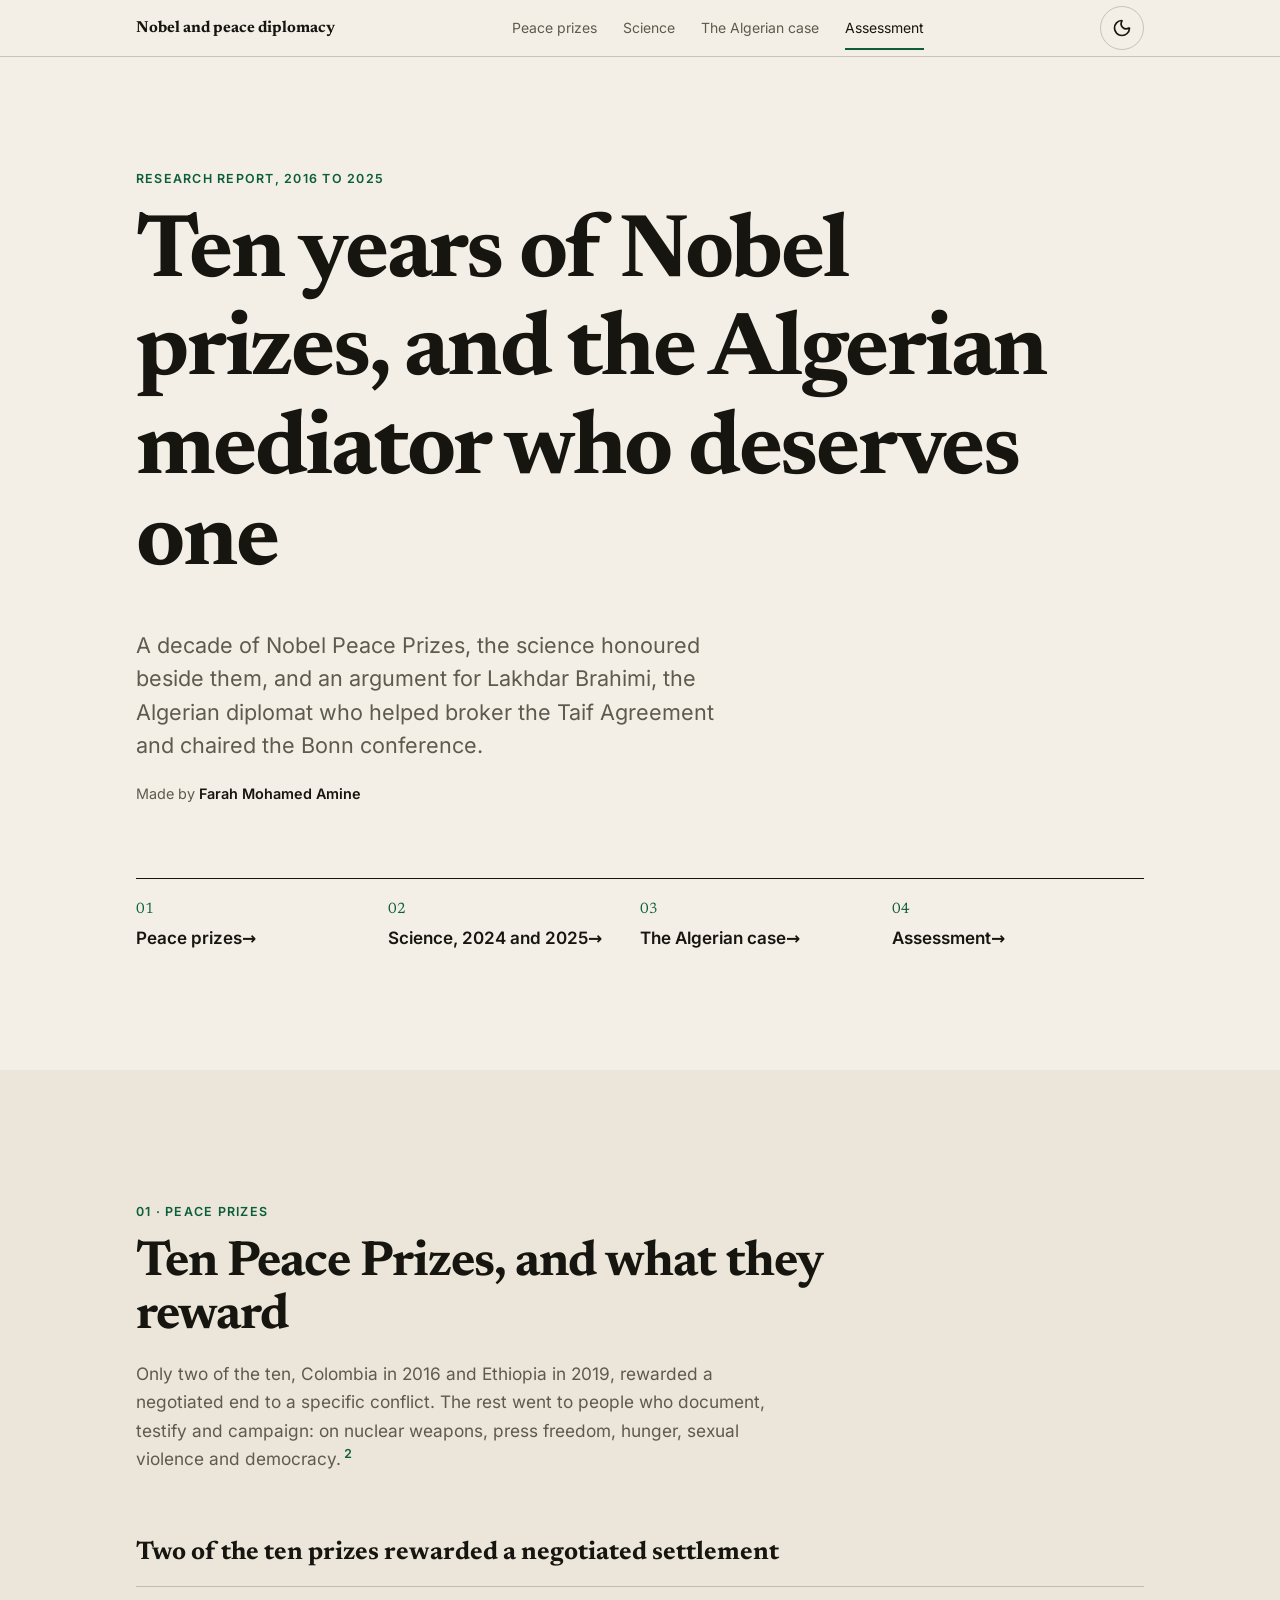
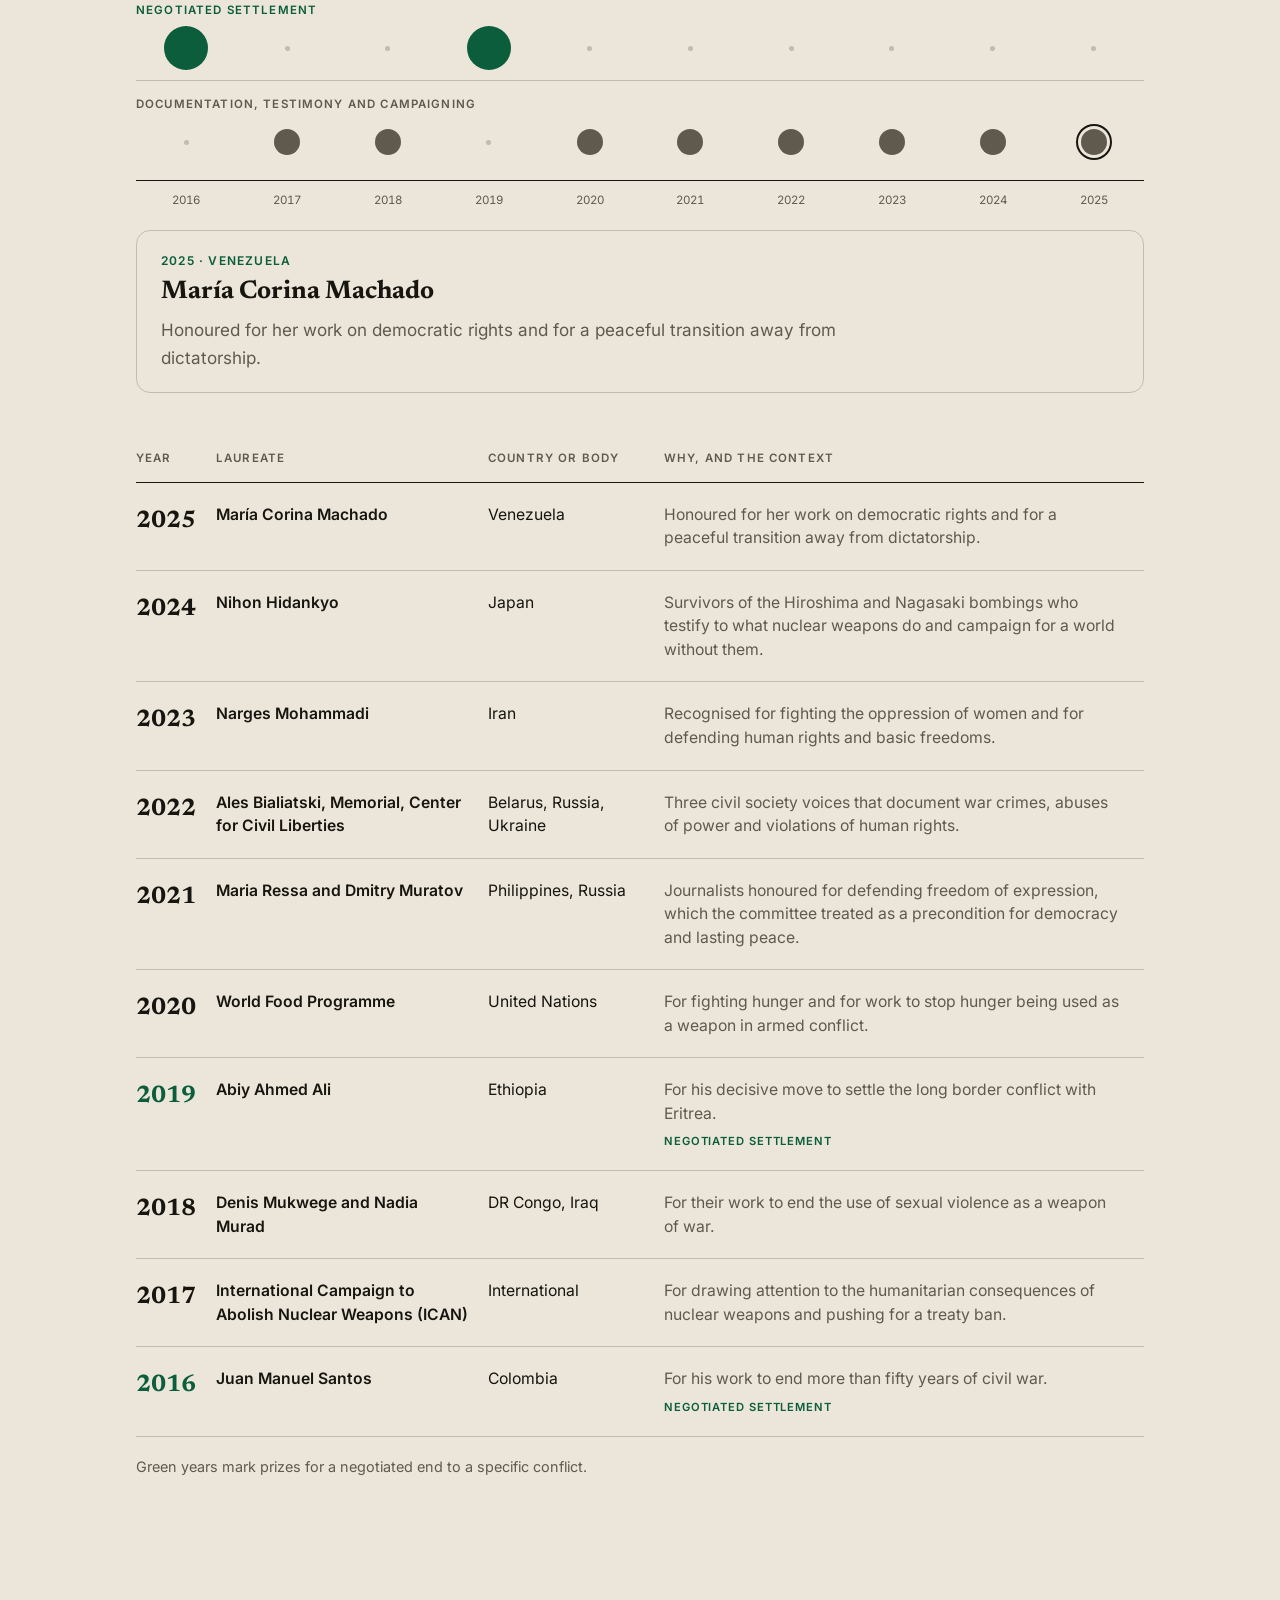
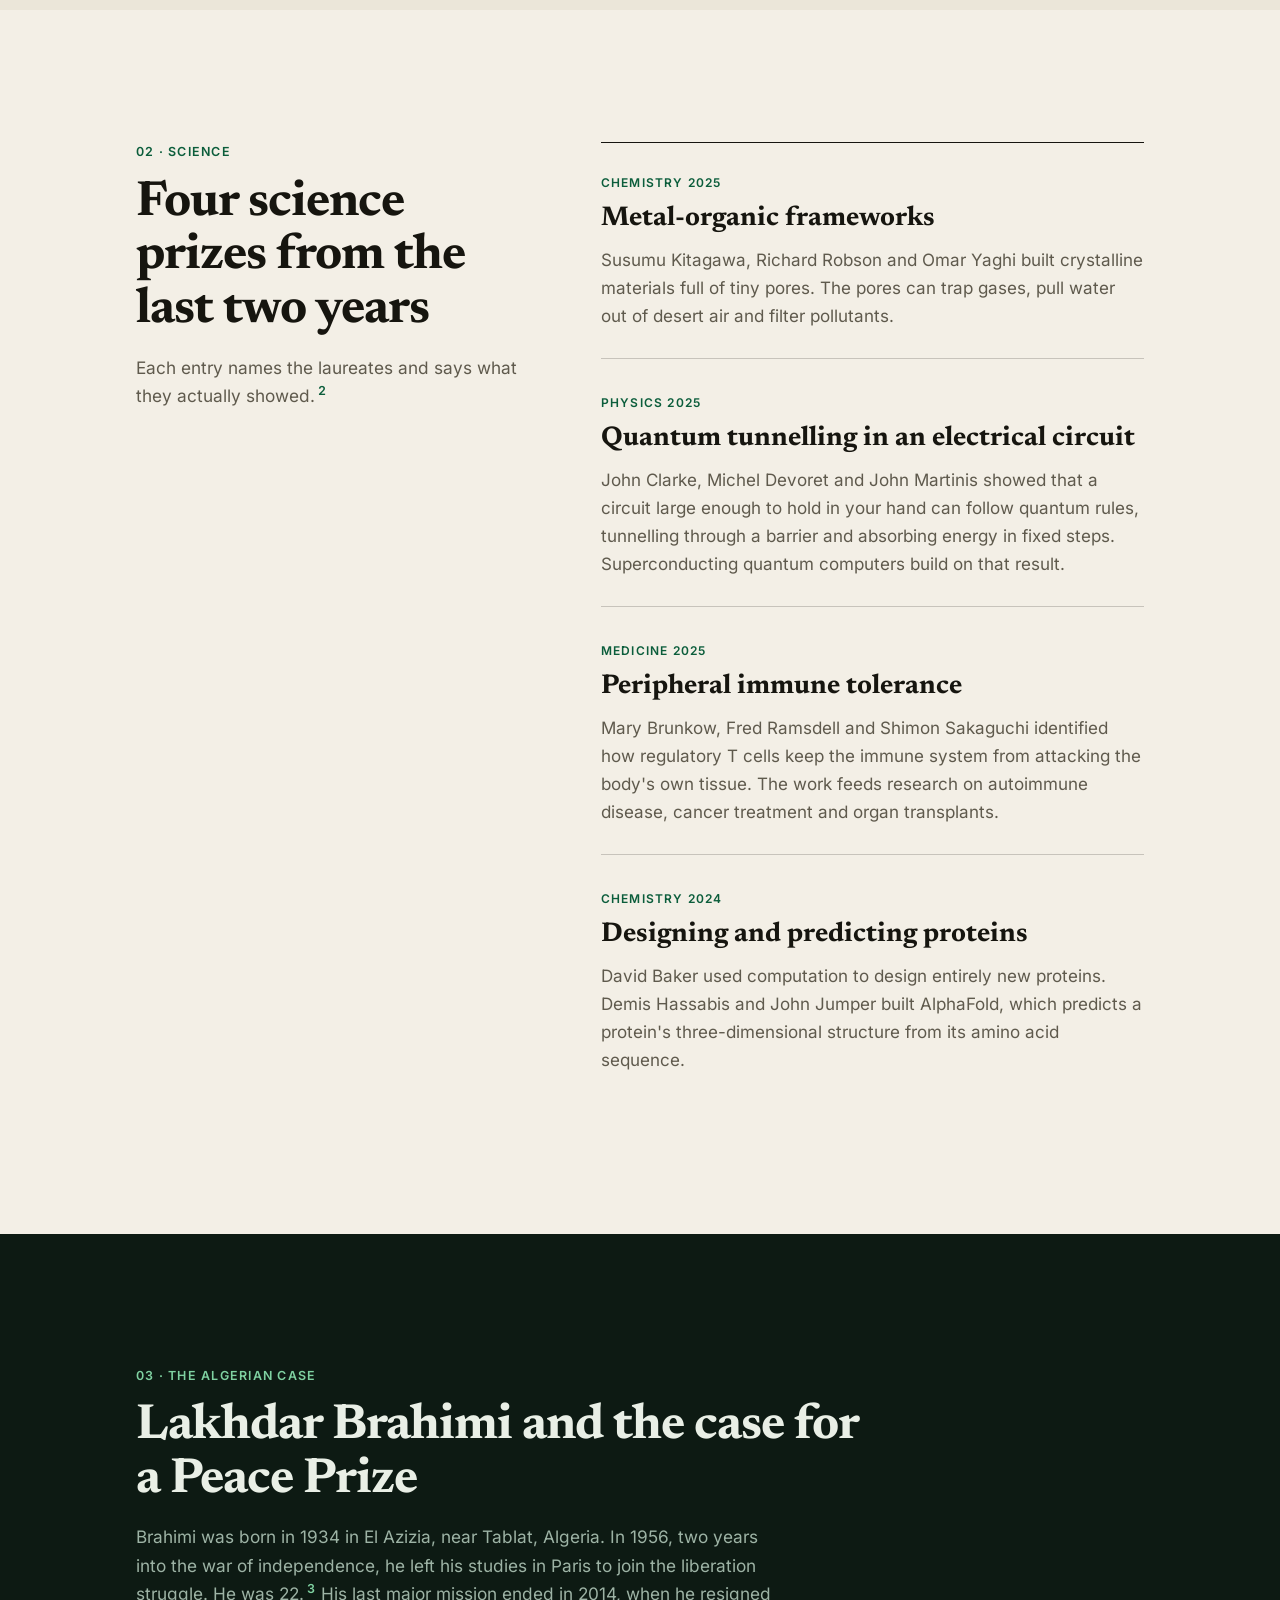
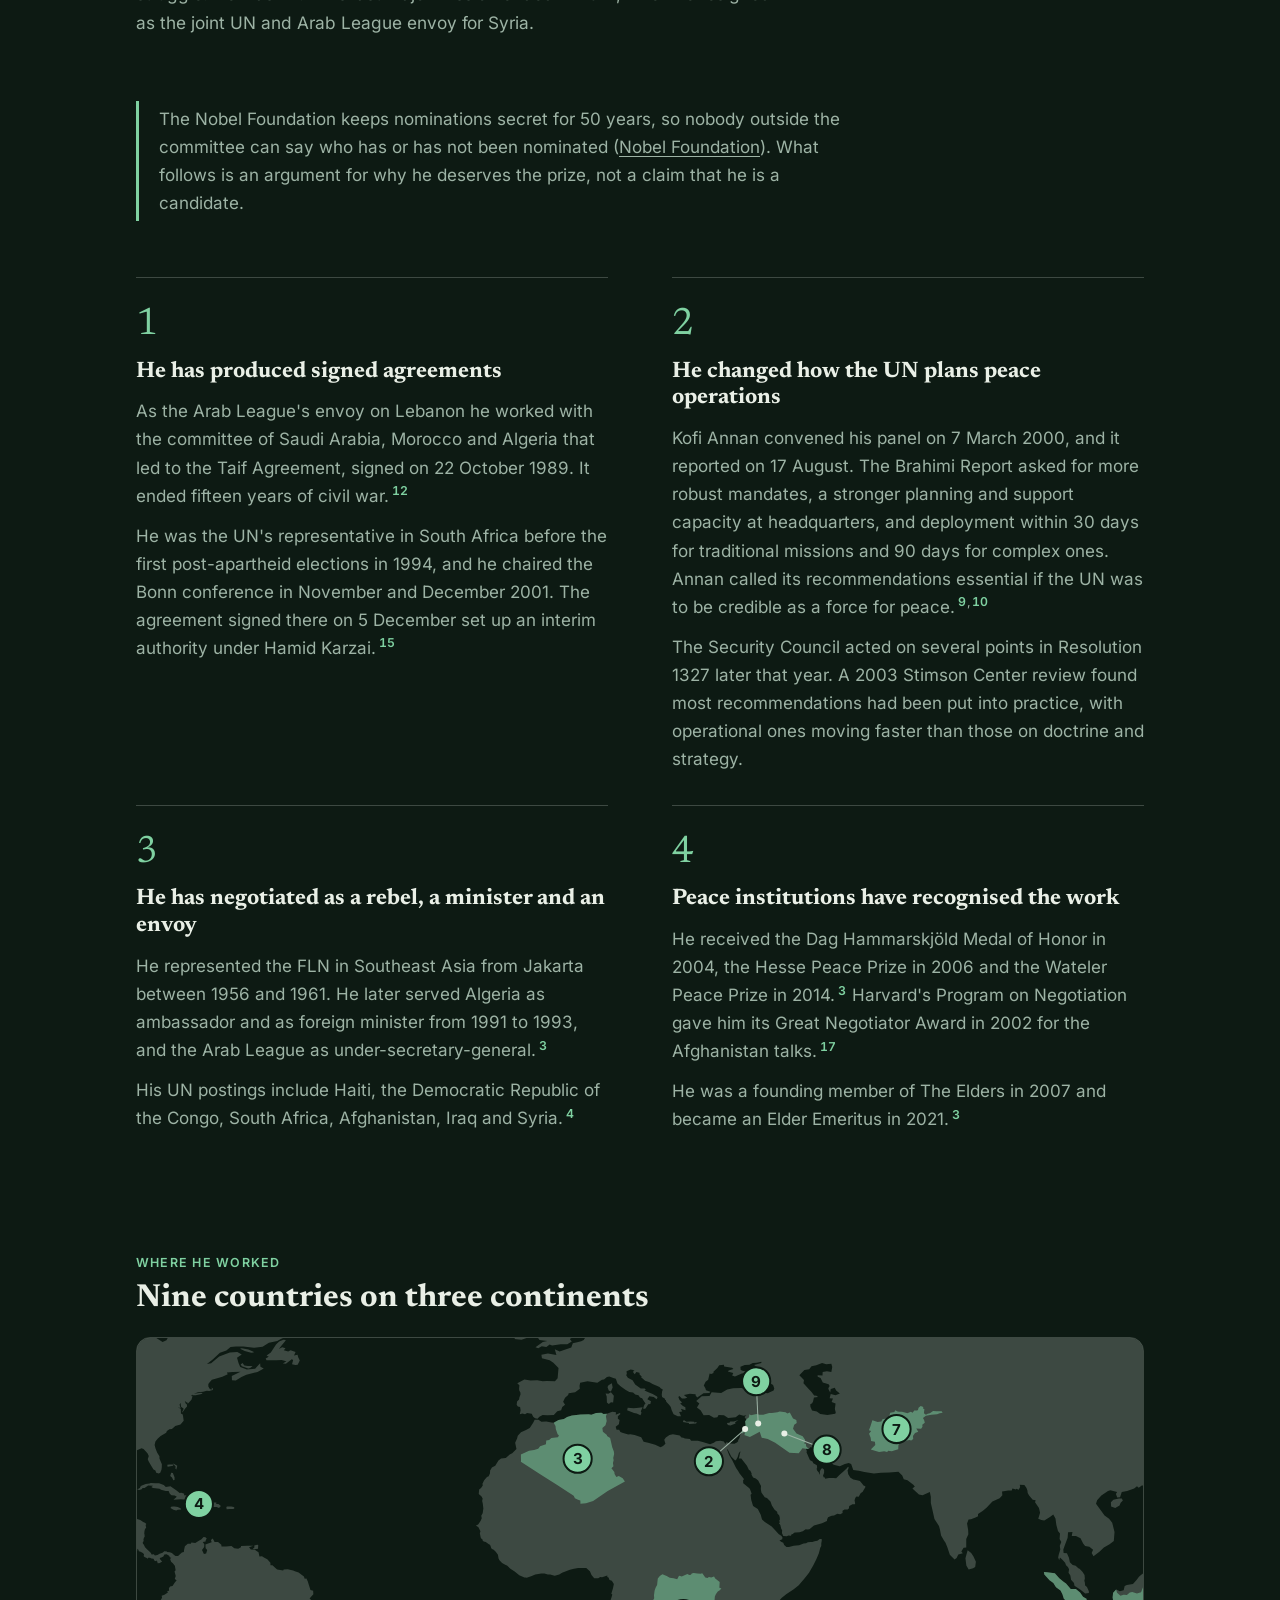
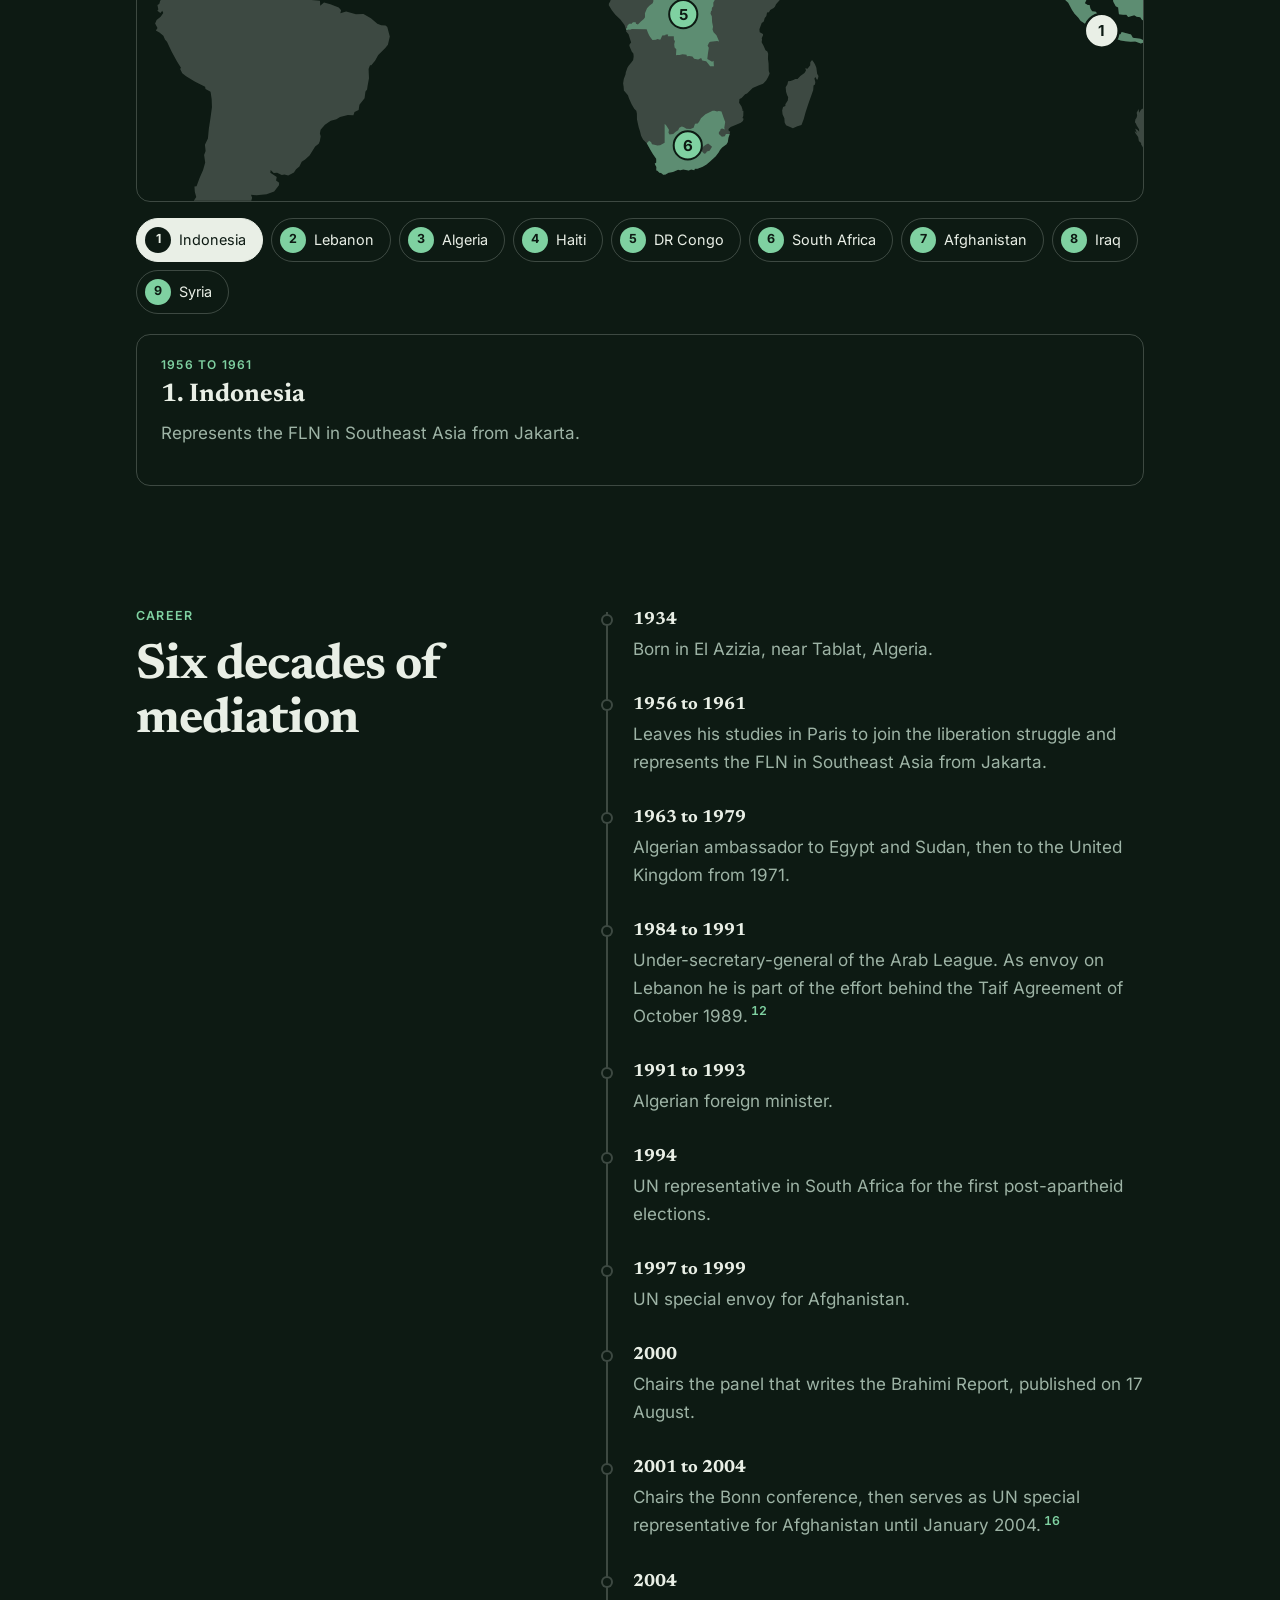
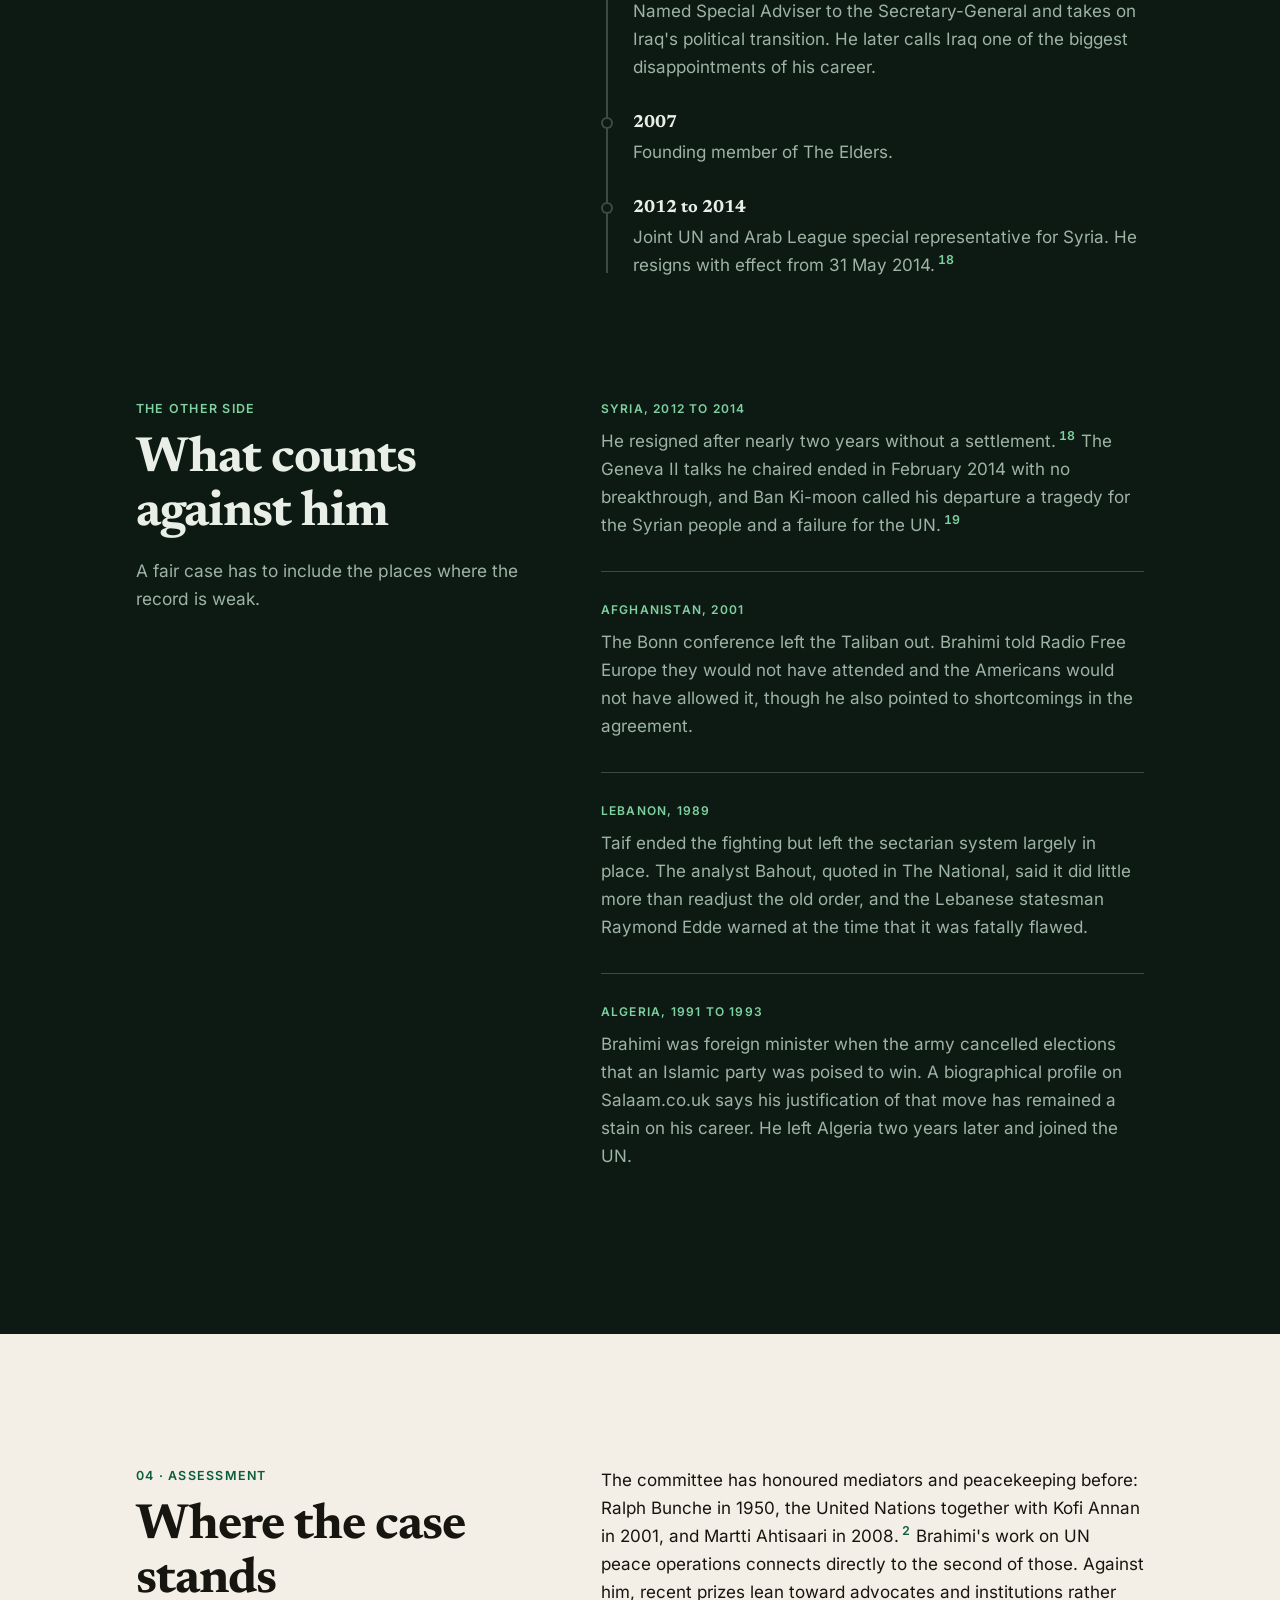
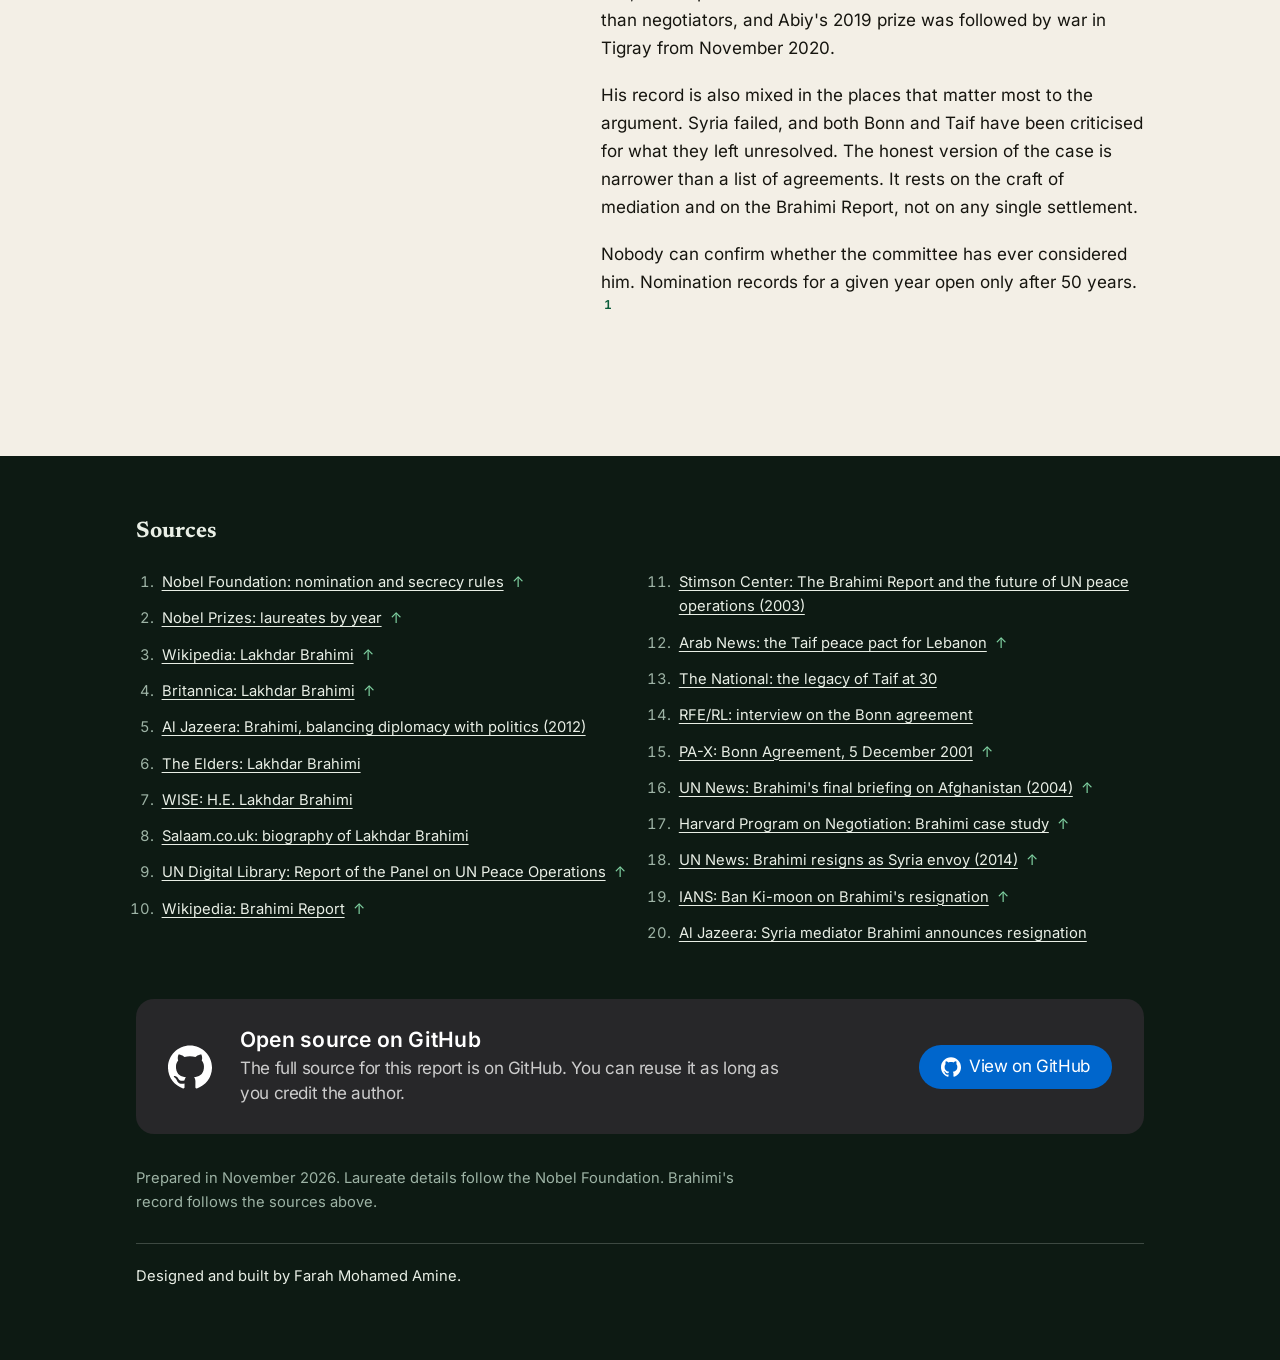
<file: index.html>
<!DOCTYPE html>
<html lang="en" dir="ltr">
<head>
    <meta charset="UTF-8">
    <meta name="viewport" content="width=device-width, initial-scale=1.0">
    <meta name="theme-color" content="#f3efe6">
    <meta name="author" content="Farah Mohamed Amine">
    <meta name="description" content="Ten years of Nobel Peace Prizes, the science prizes of 2024 and 2025, and the case for Lakhdar Brahimi, the Algerian mediator.">
    <link rel="canonical" href="https://peace-by-mediation.vercel.app/">

    <meta property="og:type" content="article">
    <meta property="og:site_name" content="Nobel prizes and peace diplomacy">
    <meta property="og:locale" content="en_US">
    <meta property="og:url" content="https://peace-by-mediation.vercel.app/">
    <meta property="og:title" content="Nobel prizes 2016 to 2025 and the case for Lakhdar Brahimi">
    <meta property="og:description" content="Ten years of Nobel Peace Prizes, the science prizes of 2024 and 2025, and the case for Lakhdar Brahimi, the Algerian mediator.">
    <meta property="og:image" content="https://peace-by-mediation.vercel.app/og-image.jpg">
    <meta property="og:image:type" content="image/jpeg">
    <meta property="og:image:width" content="1200">
    <meta property="og:image:height" content="630">
    <meta property="og:image:alt" content="Gold Nobel medal on a cream and dark green background beside the title: Ten years of Nobel prizes, and the Algerian mediator who deserves one.">

    <meta name="twitter:card" content="summary_large_image">
    <meta name="twitter:title" content="Nobel prizes 2016 to 2025 and the case for Lakhdar Brahimi">
    <meta name="twitter:description" content="Ten years of Nobel Peace Prizes, the science prizes of 2024 and 2025, and the case for Lakhdar Brahimi, the Algerian mediator.">
    <meta name="twitter:image" content="https://peace-by-mediation.vercel.app/og-image.jpg">
    <meta name="twitter:image:alt" content="Gold Nobel medal on a cream and dark green background beside the title: Ten years of Nobel prizes, and the Algerian mediator who deserves one.">
    <script type="application/ld+json">
    {
        "@context": "https://schema.org",
        "@graph": [
            {
                "@type": "WebSite",
                "@id": "https://peace-by-mediation.vercel.app/#website",
                "url": "https://peace-by-mediation.vercel.app/",
                "name": "Nobel prizes and peace diplomacy",
                "inLanguage": "en"
            },
            {
                "@type": "Article",
                "@id": "https://peace-by-mediation.vercel.app/#article",
                "isPartOf": {
                    "@id": "https://peace-by-mediation.vercel.app/#website"
                },
                "mainEntityOfPage": "https://peace-by-mediation.vercel.app/",
                "headline": "Nobel prizes 2016 to 2025 and the case for Lakhdar Brahimi",
                "description": "Ten years of Nobel Peace Prizes, the science prizes of 2024 and 2025, and the case for Lakhdar Brahimi, the Algerian mediator.",
                "image": "https://peace-by-mediation.vercel.app/og-image.jpg",
                "datePublished": "2026-11-13",
                "dateModified": "2026-11-13",
                "inLanguage": "en",
                "author": {
                    "@type": "Person",
                    "name": "Farah Mohamed Amine",
                    "url": "https://github.com/bxlt3-m"
                },
                "about": [
                    {
                        "@type": "Person",
                        "name": "Lakhdar Brahimi",
                        "nationality": "Algerian"
                    },
                    {
                        "@type": "Thing",
                        "name": "Nobel Peace Prize"
                    }
                ]
            }
        ]
    }
    </script>

    <title>Nobel prizes 2016 to 2025 and the case for Lakhdar Brahimi</title>

    <link rel="icon" type="image/webp" href="/icon.webp">
    <link rel="icon" type="image/png" sizes="192x192" href="/icon-192.png">
    <link rel="apple-touch-icon" href="/apple-touch-icon.png">
    <link rel="manifest" href="/site.webmanifest">

    <!-- Runs before first paint: reveal styles only apply when scripting works, and the saved theme loads without a flash -->
    <script>
        (function () {
            var r = document.documentElement, t;
            r.classList.add('js');
            try { t = localStorage.getItem('report-theme'); } catch (e) {}
            if (!t) t = matchMedia('(prefers-color-scheme: dark)').matches ? 'dark' : 'light';
            r.dataset.theme = t;
        })();
    </script>

    <link rel="preload" href="/fonts/newsreader-latin-wght-normal.woff2" as="font" type="font/woff2" crossorigin>
    <link rel="preload" href="/fonts/inter-latin-wght-normal.woff2" as="font" type="font/woff2" crossorigin>

    <link rel="stylesheet" href="/css/fonts.css">
    <link rel="stylesheet" href="/css/tokens.css">
    <link rel="stylesheet" href="/css/base.css">
    <link rel="stylesheet" href="/css/layout.css">
    <link rel="stylesheet" href="/css/sections.css">
    <link rel="stylesheet" href="/css/figures.css">

    <link rel="modulepreload" href="/js/reveal.js">
    <link rel="modulepreload" href="/js/scroll.js">
    <link rel="modulepreload" href="/js/nav.js">
    <link rel="modulepreload" href="/js/theme.js">
    <link rel="modulepreload" href="/js/chart.js">
    <link rel="modulepreload" href="/js/map.js">
    <link rel="modulepreload" href="/js/footnotes.js">
    <link rel="modulepreload" href="/js/readout.js">
    <script type="module" src="/js/main.js"></script>
</head>
<body>
    <a class="skip" href="#main">Skip to content</a>

    <header class="bar">
        <div class="bar-inner">
            <a class="brand" href="#top">Nobel and peace diplomacy</a>
            <nav aria-label="Sections">
                <ul class="nav">
                    <li><a href="#peace">Peace prizes</a></li>
                    <li><a href="#science">Science</a></li>
                    <li><a href="#nomination">The Algerian case</a></li>
                    <li><a href="#synthesis">Assessment</a></li>
                </ul>
            </nav>
            <button class="theme-btn" id="theme" type="button" aria-pressed="false" aria-label="Dark mode">
                <svg class="i-moon" viewBox="0 0 24 24" fill="none" stroke="currentColor" stroke-width="2" stroke-linecap="round" stroke-linejoin="round" aria-hidden="true" focusable="false"><path d="M20.985 12.486a9 9 0 1 1-9.473-9.472c.405-.022.617.46.402.803a6 6 0 0 0 8.268 8.268c.344-.215.825-.004.803.401" /></svg>
                <svg class="i-sun" viewBox="0 0 24 24" fill="none" stroke="currentColor" stroke-width="2" stroke-linecap="round" stroke-linejoin="round" aria-hidden="true" focusable="false"><circle cx="12" cy="12" r="4" /> <path d="M12 2v2" /> <path d="M12 20v2" /> <path d="m4.93 4.93 1.41 1.41" /> <path d="m17.66 17.66 1.41 1.41" /> <path d="M2 12h2" /> <path d="M20 12h2" /> <path d="m6.34 17.66-1.41 1.41" /> <path d="m19.07 4.93-1.41 1.41" /></svg>
            </button>
        </div>
        <div class="progress" aria-hidden="true"><span id="progress"></span></div>
    </header>

    <main id="main">
        <!-- Hero -->
        <section class="hero" id="top">
            <div class="wrap">
                <p class="label rv">Research report, 2016 to 2025</p>
                <h1 class="display">
                    <span class="line"><span>Ten years of Nobel</span></span>
                    <span class="line"><span>prizes, and the Algerian</span></span>
                    <span class="line"><span>mediator who deserves one</span></span>
                </h1>
                <p class="lede rv">A decade of Nobel Peace Prizes, the science honoured beside them, and an argument for Lakhdar Brahimi, the Algerian diplomat who helped broker the Taif Agreement and chaired the Bonn conference.</p>
                <p class="byline rv">Made by <strong>Farah Mohamed Amine</strong></p>

                <nav class="index rv" aria-label="Contents">
                    <a href="#peace"><span class="n">01</span><span class="t">Peace prizes</span></a>
                    <a href="#science"><span class="n">02</span><span class="t">Science, 2024 and 2025</span></a>
                    <a href="#nomination"><span class="n">03</span><span class="t">The Algerian case</span></a>
                    <a href="#synthesis"><span class="n">04</span><span class="t">Assessment</span></a>
                </nav>
            </div>
        </section>

        <!-- 01 Peace prizes -->
        <section id="peace" class="alt">
            <div class="wrap">
                <div class="shead">
                    <span class="label rv">01 &middot; Peace prizes</span>
                    <h2 class="rv">Ten Peace Prizes, and what they reward</h2>
                    <p class="rv">Only two of the ten, Colombia in 2016 and Ethiopia in 2019, rewarded a negotiated end to a specific conflict. The rest went to people who document, testify and campaign: on nuclear weapons, press freedom, hunger, sexual violence and democracy.<sup class="fn"><a href="#src-2">2</a></sup></p>
                </div>

                <figure class="chart rv" id="prize-chart" hidden>
        <figcaption>Two of the ten prizes rewarded a negotiated settlement</figcaption>
        <div class="lanes"></div>
        <div class="readout" aria-live="polite"></div>
    </figure>

    <table class="tbl">
                    <thead>
                        <tr>
                            <th scope="col">Year</th>
                            <th scope="col">Laureate</th>
                            <th scope="col">Country or body</th>
                            <th scope="col">Why, and the context</th>
                        </tr>
                    </thead>
                    <tbody>
                        <tr class="rv">
                            <td>2025</td>
                            <td>Mar&iacute;a Corina Machado</td>
                            <td>Venezuela</td>
                            <td>Honoured for her work on democratic rights and for a peaceful transition away from dictatorship.</td>
                        </tr>
                        <tr class="rv">
                            <td>2024</td>
                            <td>Nihon Hidankyo</td>
                            <td>Japan</td>
                            <td>Survivors of the Hiroshima and Nagasaki bombings who testify to what nuclear weapons do and campaign for a world without them.</td>
                        </tr>
                        <tr class="rv">
                            <td>2023</td>
                            <td>Narges Mohammadi</td>
                            <td>Iran</td>
                            <td>Recognised for fighting the oppression of women and for defending human rights and basic freedoms.</td>
                        </tr>
                        <tr class="rv">
                            <td>2022</td>
                            <td>Ales Bialiatski, Memorial, Center for Civil Liberties</td>
                            <td>Belarus, Russia, Ukraine</td>
                            <td>Three civil society voices that document war crimes, abuses of power and violations of human rights.</td>
                        </tr>
                        <tr class="rv">
                            <td>2021</td>
                            <td>Maria Ressa and Dmitry Muratov</td>
                            <td>Philippines, Russia</td>
                            <td>Journalists honoured for defending freedom of expression, which the committee treated as a precondition for democracy and lasting peace.</td>
                        </tr>
                        <tr class="rv">
                            <td>2020</td>
                            <td>World Food Programme</td>
                            <td>United Nations</td>
                            <td>For fighting hunger and for work to stop hunger being used as a weapon in armed conflict.</td>
                        </tr>
                        <tr class="rv deal">
                            <td>2019</td>
                            <td>Abiy Ahmed Ali</td>
                            <td>Ethiopia</td>
                            <td>For his decisive move to settle the long border conflict with Eritrea.<span class="tag">Negotiated settlement</span></td>
                        </tr>
                        <tr class="rv">
                            <td>2018</td>
                            <td>Denis Mukwege and Nadia Murad</td>
                            <td>DR Congo, Iraq</td>
                            <td>For their work to end the use of sexual violence as a weapon of war.</td>
                        </tr>
                        <tr class="rv">
                            <td>2017</td>
                            <td>International Campaign to Abolish Nuclear Weapons (ICAN)</td>
                            <td>International</td>
                            <td>For drawing attention to the humanitarian consequences of nuclear weapons and pushing for a treaty ban.</td>
                        </tr>
                        <tr class="rv deal">
                            <td>2016</td>
                            <td>Juan Manuel Santos</td>
                            <td>Colombia</td>
                            <td>For his work to end more than fifty years of civil war.<span class="tag">Negotiated settlement</span></td>
                        </tr>
                    </tbody>
                </table>
                <p class="legend rv">Green years mark prizes for a negotiated end to a specific conflict.</p>
            </div>
        </section>

        <!-- 02 Science -->
        <section id="science">
            <div class="wrap sci">
                <div class="shead">
                    <span class="label rv">02 &middot; Science</span>
                    <h2 class="rv">Four science prizes from the last two years</h2>
                    <p class="rv">Each entry names the laureates and says what they actually showed.<sup class="fn"><a href="#src-2">2</a></sup></p>
                </div>

                <div>
                    <article class="entry rv">
                        <span class="k">Chemistry 2025</span>
                        <h3>Metal-organic frameworks</h3>
                        <p>Susumu Kitagawa, Richard Robson and Omar Yaghi built crystalline materials full of tiny pores. The pores can trap gases, pull water out of desert air and filter pollutants.</p>
                    </article>
                    <article class="entry rv">
                        <span class="k">Physics 2025</span>
                        <h3>Quantum tunnelling in an electrical circuit</h3>
                        <p>John Clarke, Michel Devoret and John Martinis showed that a circuit large enough to hold in your hand can follow quantum rules, tunnelling through a barrier and absorbing energy in fixed steps. Superconducting quantum computers build on that result.</p>
                    </article>
                    <article class="entry rv">
                        <span class="k">Medicine 2025</span>
                        <h3>Peripheral immune tolerance</h3>
                        <p>Mary Brunkow, Fred Ramsdell and Shimon Sakaguchi identified how regulatory T cells keep the immune system from attacking the body's own tissue. The work feeds research on autoimmune disease, cancer treatment and organ transplants.</p>
                    </article>
                    <article class="entry rv">
                        <span class="k">Chemistry 2024</span>
                        <h3>Designing and predicting proteins</h3>
                        <p>David Baker used computation to design entirely new proteins. Demis Hassabis and John Jumper built AlphaFold, which predicts a protein's three-dimensional structure from its amino acid sequence.</p>
                    </article>
                </div>
            </div>
        </section>

        <!-- 03 The Algerian case -->
        <section id="nomination" class="dark">
            <div class="wrap">
                <div class="shead">
                    <span class="label rv">03 &middot; The Algerian case</span>
                    <h2 class="rv">Lakhdar Brahimi and the case for a Peace Prize</h2>
                    <p class="rv">Brahimi was born in 1934 in El Azizia, near Tablat, Algeria. In 1956, two years into the war of independence, he left his studies in Paris to join the liberation struggle. He was 22.<sup class="fn"><a href="#src-3">3</a></sup> His last major mission ended in 2014, when he resigned as the joint UN and Arab League envoy for Syria.</p>
                </div>

                <p class="note rv">The Nobel Foundation keeps nominations secret for 50 years, so nobody outside the committee can say who has or has not been nominated (<a href="https://www.nobelprize.org/nomination/peace/">Nobel Foundation</a>). What follows is an argument for why he deserves the prize, not a claim that he is a candidate.</p>

                <div class="args">
                    <article class="arg rv">
                        <span class="num">1</span>
                        <h3>He has produced signed agreements</h3>
                        <p>As the Arab League's envoy on Lebanon he worked with the committee of Saudi Arabia, Morocco and Algeria that led to the Taif Agreement, signed on 22 October 1989. It ended fifteen years of civil war.<sup class="fn"><a href="#src-12">12</a></sup></p>
                        <p>He was the UN's representative in South Africa before the first post-apartheid elections in 1994, and he chaired the Bonn conference in November and December 2001. The agreement signed there on 5 December set up an interim authority under Hamid Karzai.<sup class="fn"><a href="#src-15">15</a></sup></p>
                    </article>
                    <article class="arg rv">
                        <span class="num">2</span>
                        <h3>He changed how the UN plans peace operations</h3>
                        <p>Kofi Annan convened his panel on 7 March 2000, and it reported on 17 August. The Brahimi Report asked for more robust mandates, a stronger planning and support capacity at headquarters, and deployment within 30 days for traditional missions and 90 days for complex ones. Annan called its recommendations essential if the UN was to be credible as a force for peace.<sup class="fn"><a href="#src-9">9</a><span class="fn-sep" aria-hidden="true">,</span><a href="#src-10">10</a></sup></p>
                        <p>The Security Council acted on several points in Resolution 1327 later that year. A 2003 Stimson Center review found most recommendations had been put into practice, with operational ones moving faster than those on doctrine and strategy.</p>
                    </article>
                    <article class="arg rv">
                        <span class="num">3</span>
                        <h3>He has negotiated as a rebel, a minister and an envoy</h3>
                        <p>He represented the FLN in Southeast Asia from Jakarta between 1956 and 1961. He later served Algeria as ambassador and as foreign minister from 1991 to 1993, and the Arab League as under-secretary-general.<sup class="fn"><a href="#src-3">3</a></sup></p>
                        <p>His UN postings include Haiti, the Democratic Republic of the Congo, South Africa, Afghanistan, Iraq and Syria.<sup class="fn"><a href="#src-4">4</a></sup></p>
                    </article>
                    <article class="arg rv">
                        <span class="num">4</span>
                        <h3>Peace institutions have recognised the work</h3>
                        <p>He received the Dag Hammarskj&ouml;ld Medal of Honor in 2004, the Hesse Peace Prize in 2006 and the Wateler Peace Prize in 2014.<sup class="fn"><a href="#src-3">3</a></sup> Harvard's Program on Negotiation gave him its Great Negotiator Award in 2002 for the Afghanistan talks.<sup class="fn"><a href="#src-17">17</a></sup></p>
                        <p>He was a founding member of The Elders in 2007 and became an Elder Emeritus in 2021.<sup class="fn"><a href="#src-3">3</a></sup></p>
                    </article>
                </div>

                <figure class="map rv" id="mission-map">
        <figcaption><span class="label">Where he worked</span><span class="cap">Nine countries on three continents</span></figcaption>
        <div class="map-frame">
        <svg viewBox="0 0 1000 460" role="img" aria-labelledby="map-title" focusable="false">
          <title id="map-title">Map of the nine countries where Lakhdar Brahimi worked</title>
          <path class="land" d="M675.3,327.8L676.1,333.8L677.4,336.1L676.9,338.5L676,340L674.3,337.1L673.4,338.5L674.3,342.3L673.9,344.4L672.5,345.5L672.2,349.8L670.2,355.6L667.7,362.5L664.6,372L662.7,378.9L660.5,384.7L656.4,385.9L652,388L649.2,386.7L645.2,384.9L643.8,382.3L643.5,377.9L641.7,373.9L641.3,370.3L642.2,366.7L644.5,365.8L644.5,364.1L646.9,360.4L647.3,357.2L646.2,354.8L645.2,351.7L644.8,347.1L646.6,344.3L647.2,341.1L649.7,340.9L652.5,339.9L654.4,339L656.6,338.9L659.4,336.1L663.5,333L665,330.5L664.3,328.3L666.5,328.9L669.2,325.4L669.3,322.4L671,320.2L672.7,322.4L674,324.5ZM1000,410.2L1000,410.2L1000,410L1000,410.2ZM1000,407L998.2,404.1L998.1,402.6L995.9,400.6L995.2,396.7L992.4,392.7L991.7,390.6L993.9,392.7L992.2,388.1L994.7,389.6L996.2,391.5L996.1,388.9L993.6,385L993.1,383.4L992,381.9L992.5,379L993.5,377.8L994.2,375.3L993.7,372.4L995.7,368.8L996.1,372.6L998.2,369.2L1000,368.4L1000,407ZM1000,303L997.8,303.8L992.3,301.7L987.8,301.9L982.6,301.5L977.9,300.6L972.1,298.7L968.5,298.2L966.4,298.8L957.3,296.8L956.4,294.6L951.8,294.3L955.3,289.5L961.3,289.8L965.4,291.7L967.4,292.1L968.1,293.9L968.1,293.9L977.7,294.4L978.8,292.3L988.1,294.7L989.9,298L997.4,298.9L1000,300.1L1000,303ZM954.1,289.3L948.5,289.4L944.3,285.2L937.9,281.1L935.8,278.1L932,274L929.5,270.3L925.7,263.3L921.3,259.1L919.9,254.8L918,250.9L913.5,247.7L910.9,243.5L907.1,240.7L901.9,235.1L901.5,232.6L904.7,232.8L912.4,233.8L916.8,238.7L920.7,242L923.5,244.1L928.2,249.5L933.3,249.6L937.5,253L940.4,257.2L944.2,259.5L942.2,263.6L945.1,265.3L946.9,265.4L947.7,268.9L949.4,271.7L953.1,272.1L955.5,275.3L954.3,281.5ZM1000,280.3L999.3,280.5L997.3,277.5L993.8,277.2L991.3,275.6L985.3,277.4L983.5,275L980.2,275.2L976.1,274.7L975.3,268L972.9,266.6L970.5,262.3L969.8,257.9L970.3,253.3L973.3,250L977,251.7L980.8,250.7L981.8,246.5L984,245.6L990,244.5L993.6,240.5L996,237.4L998,235.5L1000,234.2L1000,280.3ZM831.1,229L826.7,230.2L824.4,226.2L823.5,219L825.7,210.9L829.2,213.7L831.5,217.2L833.9,222.4L833.2,227.6ZM120.3,209.4L116.1,210L115.2,209.6L116.7,208.2L116.6,206.2L119.5,205.5L120.5,205.7ZM97,168.9L95.8,170.1L92,170.1L89.1,170.3L88.8,168.1L89.5,167.4L93.6,167.4L96.1,167.9ZM40.5,170.7L39,171.5L36.2,170.7L33.3,168.9L33.9,167.7L36,167.4L37.2,167.5L40.5,168L43.2,169.2L44,170.6ZM62.1,160.6L66.4,161.4L67.1,160.6L71,160.6L73.9,161.9L75.2,161.8L76.1,163.5L78.9,163.4L78.7,164.9L81,165.1L83.4,166.9L81.5,169L79.2,167.9L76.9,168.1L75.2,167.9L74.3,168.8L72.4,169.1L71.6,167.9L70,168.6L68,172L66.7,171.2L66.5,169.8L63.1,168.9L60.8,169.3L57.7,168.9L55.4,169.8L52.7,168.3L53.1,166.7L57.8,167.4L61.5,167.8L63.3,166.7L61,164.5L61.1,162.6L57.9,161.8L59,160.4ZM976.7,166.6L972.4,169L968.3,167.5L968.1,163.2L970.6,160.9L976.1,159.5L978.9,159.6L980,161.5L977.8,163.7ZM26.6,146.2L28.6,148L33.3,147.4L35,148.6L39.3,151.7L42.4,154L44,153.9L47,154.9L46.6,156.3L50.3,156.5L54.1,158.6L53.5,159.7L50.2,160.4L46.8,160.6L43.4,160.2L36.2,160.7L39.6,157.9L37.5,156.6L34.3,156.3L32.6,154.9L31.4,152L28.6,152.2L23.9,150.9L22.4,149.8L15.9,149L14.2,148.1L16,146.8L11.1,146.6L7.5,149.2L5.5,149.2L4.7,150.4L2.3,151L0.1,150.5L2.8,149L3.8,147.2L6.1,146.1L8.7,145.1L12.4,144.6L13.7,144.1L18,144.4L21.9,144.5ZM37.3,141.2L36.1,141.5L34.8,138.6L33,137.1L34,134L35.6,134.1L37.3,138.3ZM35.9,127.1L30.4,127.9L30.1,126L32.4,125.7L35.8,125.8ZM40,127L39.1,130.6L38.2,130L38.3,127.4L36.1,125.4L36,124.8ZM597.9,81.6L594.5,83.8L594.9,84.7L595,85.1L589.9,87.1L587.4,86.5L586.3,84.5L588.7,84.3L589,84.3L589.7,83.1L593.3,83.1ZM543.5,81.5L546.2,83.2L550.1,82.9L553.9,83.2L553.7,84.1L556.4,83.5L555.8,85L548.6,85.4L548.7,84.6L542.6,83.6ZM502.6,68.8L500.8,72.8L501.5,74.3L500.5,76.9L496.7,75L494.1,74.5L487.2,71.9L487.8,69.4L493.7,69.8L498.8,69.3ZM471.1,54L474,57.5L473.3,64.1L471.1,63.8L469,65.5L467.1,64.1L466.9,58.1L465.8,55.2L468.6,55.5ZM472.8,49.2L471.1,53.1L468.9,52.1L467.7,48.7L468.7,46.9L472,44.9ZM106.7,27.3L110.3,27.9L114.9,27.8L112.5,29.8L110.6,30.2L104.3,28L103,26.4L104.9,24.8ZM116,14.5L113.5,14.6L107.1,13L102.4,10.6L104.1,10.2L110.7,11.5L115.8,13.6ZM144.3,6.6L141,10.9L144.3,9.3L147.6,10.3L145.9,12.1L150.3,13.4L152.6,12.2L157.6,13.8L156.1,17.4L159.6,16.6L160.2,19.2L161.8,22.3L159.7,26.7L157.4,26.9L154.1,26L155.2,21.9L153.8,21.2L148,25.6L145,25.4L148.5,23.1L143.7,21.8L138.4,22.1L128.7,22L127.9,20.5L131,18.7L128.8,17.4L133,14.4L138.2,6.4L141.3,3.6L145.6,1.8L148,2.1L147,3.4ZM387.2,0L382.2,1.7L375.1,0.9L375.8,0L387.2,0ZM431.9,0L430.2,1L432.2,3.5L427.7,6.2L421.1,6.1L412.6,7.5L410.2,6.5L406.9,8.9L402.3,8.3L398.8,10.2L396.1,9.2L403.4,3.9L407.9,2.9L400.1,2L398.7,0L398.8,0L431.9,0ZM670.5,53.6L673.1,57.1L675.4,57.4L677,58.7L672.9,59.1L672,63L671.1,64.8L669.3,65.9L669.4,68.4L671,72.1L675.7,73.1L679.2,75.6L686.3,76.5L694.1,75.2L694.6,74L693.7,70.5L694.4,65.2L690.5,63.6L691.8,60.1L688.5,59.8L689.6,55.6L694.3,56.8L698.7,55.2L695,52.2L693.6,49.4L689.6,50.7L689.1,54.3L687.5,51.1L687.2,49.9L688.5,47.8L687.5,46L681.7,44.3L679.5,39.8L676.7,38.6L676.5,37L681.4,37.4L681.6,33.8L685.8,33L690.2,33.7L691.1,28.8L690.2,25.7L685.2,26L681,24.8L675.2,27L670.5,28L668.2,31L663.4,31.8L658.4,37L663,41.7L662.5,45.1L667.9,51ZM1000,146.5L998.8,146.7L995.8,148.9L994,147.3L991.2,149.7L984.2,152.2L978.9,153L977.2,158.3L974.4,158.6L973.1,155L974.3,153L967.6,151.4L965.2,152.2L958.6,156.5L954.4,161.2L953.3,164.7L957.1,170L961.8,176.5L966.3,179.6L969.4,183.6L971.7,192.9L971,201.7L966.8,205L961.1,208.2L957,212.3L950.8,217L949,213.8L950.4,210.4L946.7,207.6L942.5,206.8L940.5,204.2L937.9,199.1L933.4,196.8L929.2,196.9L929.9,192.9L925.5,193L925.1,198.5L922.4,205.8L920.8,210.2L921.1,213.8L924.4,214L926.4,218.5L927.3,222.9L930.1,225.7L933.1,226.3L935.7,228.9L936.9,229.4L939.8,232.4L941.9,235.7L942.2,239.1L941.7,241.4L942.2,243.1L942.5,246L944.3,247.4L946.2,251.8L946.2,253.5L942.6,253.9L937.9,250.2L931.9,246.2L931.4,243.6L928.5,240.3L927.8,236.2L926,233.4L926.5,229.8L925.4,227.7L923.5,225.8L922.6,223.3L919.9,220.5L917.5,218.1L916.7,221L915.7,218.3L916.3,215.1L917.8,210.3L917.3,206.6L918.8,202.8L917.1,199.8L917.5,194.4L915.5,191.8L913.9,185.8L913,179.5L910.8,175.4L907.5,177.9L901.9,181.4L899,181L895.9,179.8L897.7,173.6L896.6,168.9L892.7,163.2L893.3,161.4L890.4,160.7L886.8,156.6L885.4,154L885.1,151.5L884.2,149.1L882.1,146.2L877.5,146L877.9,148L876.4,150.8L874.2,149.8L873.5,150.7L872.1,150.2L870.2,149.7L869.5,151.5L866,151.5L859.9,152.5L860.2,156.3L857.5,159.2L850.3,162.6L844.7,168.5L840.9,171.6L836,174.9L836,177.2L833.5,178.4L829,180.2L826.6,180.5L825.1,184.3L826.2,190.8L826.4,195L824.3,199.7L824.3,208.2L821.7,208.5L819.4,212.3L820.9,213.9L816.4,215.3L814.7,218.7L812.7,220.2L808,215.5L805.7,208.5L803.7,203.5L802,201.1L799.3,196.3L798.1,190L797.2,186.9L792.7,180L790.6,170.4L789.1,164L789.1,157.9L788.1,153.2L780.9,156.2L777.3,155.6L770.8,149.6L773.2,147.7L771.7,145.8L765.9,141.5L762.2,140.3L760.7,136.7L756.9,132.9L747.6,133.8L739.5,133.9L732.5,134.6L723.1,133.1L717.6,131.9L712,131.3L709.9,125.2L707.5,124.3L703.6,125.2L698.6,127.6L692.5,125.9L687.4,122.1L682.6,120.7L679.3,115.9L675.6,109.3L672.9,110.1L669.7,108.4L667.8,110.4L664.9,110.1L665.9,112.3L665.5,113.5L667.1,117.2L669,121.6L671.5,122.7L672.3,124.4L675.8,126.5L676.1,128.6L675.6,130.3L676.2,132L677.6,133.4L678.3,135L679,136.2L678.7,132.6L680.1,130L681.4,129.4L683,131L683,133.9L681.9,136.9L682.9,138.8L683.8,138.5L684,139.9L687.9,139.1L692,139.2L695,139.4L698.5,136L702.2,132.8L705.4,129.7L706.8,128L707.4,128.5L707,130.5L706.3,131.4L707,135.4L709.2,138.8L712,140.6L715.7,141.3L718.6,142.2L720.9,145L722.2,146.7L724,147.3L724,148.4L722.2,151.4L721.4,152.8L719.3,154.4L717.4,157.9L715.2,157.6L714.1,158.8L713.3,161.3L713.9,164.7L713.5,165.3L711.2,165.3L708,167.1L707.6,169.6L706.4,170.6L703.3,170.6L701.3,171.8L701.4,173.9L699,175.3L696.2,174.8L692.9,176.5L690.5,176.7L686.9,178.1L686,180.3L685.8,182L680.9,184.1L672.9,186.5L668.4,190L666.2,190.3L664.7,190L661.8,192L658.6,193L654.4,193.3L653.1,193.5L652,194.9L650.7,195.2L650,196.5L647.5,196.4L645.9,197.1L642.4,196.8L641.1,193.9L641.3,191.2L640.4,189.7L639.5,186L638,183.9L639,183.7L638.5,181.4L639.1,180.4L638.9,178.3L638.3,176.1L636.7,174.6L636.3,172.6L633.8,170.8L631.1,166.6L629.7,162.6L626.2,159.1L624,158.3L620.7,153.5L620.1,150.1L620.3,147.1L617.5,141.6L615.1,139.6L612.4,138.6L610.8,135.7L611,134.6L609.7,132L608.2,130.9L606.3,127.1L603.2,123.1L600.7,119.7L598.2,119.7L598.9,117L599.2,115.2L599.8,113.2L599.6,112.5L598.2,114.5L597.1,118.3L595.8,120.9L594.6,121.8L592.9,120.1L590.7,117.9L587.1,110.7L586.6,111.2L588.7,116.5L591.7,121.5L595.5,129.3L597.4,132L599,134.8L603.5,140.4L602.5,141.2L602.6,144.5L608.4,149L609.3,150L611,154.9L609.9,155.8L610.6,161L612.4,166.9L614.3,168.2L617.1,170L620,175.8L621.3,180.4L624.1,182.8L630.9,187.5L633.7,190.4L636.4,193.3L638,195L640.4,196.5L641.6,198L641.4,200.1L638.6,201.3L640.7,202.7L642.4,203.6L643.3,205.7L645.6,207.8L648.1,207.8L652.8,206.5L658.2,205.9L662.6,204.4L665.1,204L666.9,203.1L669.7,202.9L671.3,202.8L673.6,202.1L676.3,201.6L678.7,199.9L680.6,199.9L680.7,201.3L680.2,204.2L680.2,206.8L679.2,208.6L677.8,214L675.4,219.6L672.3,226L668,233.3L663.7,238.9L657.8,245.7L652.8,249.8L645.3,254.7L640.7,258.5L635.2,264.6L634.1,267.2L632.9,268.4L629.4,270.4L628.2,272.5L626.3,272.9L625.6,276.4L624,278.4L623,281.7L621,283.4L618.7,289.5L619,292.4L622.2,294.2L622.3,295.5L621,298.5L621.3,300L620.9,302.4L622.7,305.6L624.8,310.5L626.6,311.6L627.4,313.8L627.2,318.8L627.8,323.2L628,331L628.9,333.5L627.4,337L625.4,340.5L622.3,343.6L617.7,345.5L612,347.9L606.4,353.3L604.5,354.2L601,357.8L598.9,358.9L598.5,362.5L600.9,366.3L601.9,369.2L601.9,370.7L602.8,370.5L602.7,375.4L601.9,377.7L603,378.5L602.3,380.6L600.2,382.4L596.1,384.1L590.1,386.8L587.9,388.6L588.3,390.7L589.6,391.1L589.2,393.7L587.9,397.3L587.3,401.5L586,403.8L582.6,406.3L581.6,407L579.5,409.6L578.1,412.1L575.3,415.7L569.6,420.9L566.1,423.9L562.3,426.1L557.1,428.1L554.6,428.3L553.9,429.7L550.9,429L548.4,429.9L543,429L539.9,429.6L537.9,429.3L532.7,431.3L528.4,432.1L525.4,434L523.1,434.1L521,432.3L519.3,432.2L517.1,430L516.9,430.7L516.2,429.3L516.3,426.4L514.6,423.1L516.2,422.1L516.1,418.3L512.8,413.6L510.3,409.4L510.3,409.4L506.7,402.9L503,399.1L501.1,395.5L499.9,390.6L498.7,387L497,379.3L496.9,373.3L496.3,370.6L494.3,368.5L491.8,364.4L489.1,358.4L488,355.2L484,350.3L483.7,346.5L483.2,343.4L483.9,339L485.6,334.4L485.9,332.2L487.5,327.7L488.7,325.7L491.6,322.4L493.2,320.2L493.7,316.5L493.4,313.7L491.9,311.9L490.6,308.8L489.4,305.8L489.6,304.8L491.2,302.8L489.7,298L488.6,294.6L486.1,291.5L486.6,290.5L485.9,288.9L484.6,285.2L480.5,279.9L475.3,274.8L472,270.7L469,265.6L469.1,263.9L470.2,262.3L471.4,258.7L472.5,255L471.5,254.2L473.2,248.6L474,244.6L472,241.3L469.7,240.5L468.7,238.2L467.5,237.5L467.5,236.1L462.3,237.9L460.4,237.7L458.5,238.8L454.5,238.7L451.8,235.6L450.2,231.9L446.6,228.6L442.9,228.7L438.5,228.7L434.3,229.3L430.3,230.4L422.5,233.3L419.7,235L415.2,236.4L410.7,235L408.4,235.1L405,234.1L401.8,234.2L395.8,235L392.4,236.5L387.4,238.3L386.4,238.2L385.1,238.2L380,235.8L375.4,232L371.2,229.3L367.8,226.1L366.5,225.7L362.9,223.7L360.3,221L359.4,219.2L358.8,215.5L356.6,212.5L354.6,210.6L353.4,209.9L352.1,208.9L351.5,206.7L350.8,205.6L349.4,204.8L346.7,202.7L344.6,202.4L343.4,201L343.5,200.2L341.9,199.1L341.6,198.1L340.8,194.2L341.4,192L339.4,188.1L336.9,186.4L339.1,185.4L341.5,181.9L342.7,179.3L342.2,176.6L343.6,174.2L344.3,169.5L343.7,164.5L343.1,162L343.6,159.5L342.3,157.2L339.7,155L339.9,152.9L340.1,150.6L342,149.2L343.7,146.6L343.4,144.9L345.1,141.4L347.9,138.2L349.6,137.4L350.9,134.5L351,131.8L352.8,128.7L356.1,126.9L359.3,121.8L361.9,119.8L366.6,119.3L370.5,115.8L373,114.5L377.2,110.3L375.9,104.1L377.8,99.8L378.5,97.2L381.7,93.8L386.7,91.5L390.4,89.4L393.8,84.3L395.3,81.2L399,81.2L402,83.3L406.8,83L412,84.1L414.2,84.2L419,81.4L424.4,80.6L427.5,78.5L432.3,77L440.8,76.1L449.1,75.7L451.6,76.4L456.3,74.5L461.7,74.4L463.7,75.6L467.1,75.3L472.5,73.2L476.1,73.8L475.9,76.4L480.1,74.5L480.5,75.5L478,77.9L478,80.3L479.7,81.5L479,85.8L475.8,88.3L476.7,91.1L479.3,91.2L480.5,93.5L482.4,94.3L488.3,96L490.4,95.6L494.6,96.4L501.2,98.7L503.6,103.1L508.1,104.1L515.1,106.2L520.4,108.7L522.9,107.4L525.3,105.1L524.1,101.2L525.7,98.8L529.3,96.5L532.7,95.8L539.5,96.8L541.2,99L543.1,99.1L544.6,99.9L549.6,100.5L550.8,102.2L557.5,102.1L562.3,103.4L567.2,104.9L569.6,105.7L573.4,104.1L575.5,102.6L579.9,102.2L583.4,102.9L584.8,105.3L586,103.7L590,104.9L593.9,105.2L596.3,103.9L597.8,102.3L597.4,102L598.8,99.6L599.8,95.9L600.5,94.6L600.6,94.5L602.4,90.5L604.9,86.9L605,86.8L604.5,82.9L605.7,80.9L603.9,78.6L605.8,76.7L602.8,77.2L598.6,76L595.1,78.9L587.6,79.5L583.5,76.8L578.1,76.6L576.9,78.7L573.5,79.3L568.7,76.6L563.2,76.7L560.2,71.7L556.6,69L559,65.1L555.9,62.7L561.4,57.9L569.1,57.7L571.2,53.9L580.7,54.6L586.7,51.3L592.6,49.9L600.8,49.8L609.6,53.3L616.7,55.3L622.6,54.5L626.9,54.9L632.8,52.3L633.5,50.2L632.3,46.8L629.4,44.9L626.6,44.4L624.8,42.8L618.4,38.6L612.7,36.7L608.4,33.8L612,33L616.2,28.8L613.4,26.8L620.7,24.8L620.6,23.7L616.1,24.5L612.1,24.9L608.8,26.5L604.1,26.8L599.8,28.6L600.1,31.7L602.5,32.9L607.7,32.7L606.7,34.4L601.2,35.3L594.4,38.2L591.6,37.2L592.7,34.8L587.3,33.4L588.2,32.4L592.9,30.7L591.5,29.6L583.7,28.3L583.4,26.5L578.7,27.1L576.9,29.8L573,33.5L573.1,34.8L570.7,35.9L569.2,35.4L567.8,41.5L565.2,43.5L563.4,47.1L565,50L565.6,51.9L569.9,53.5L569,54.7L563.1,55L561,56.5L556.8,59.2L555.2,56.9L555.3,55.9L552.2,55.7L549.6,55.3L543.6,56.6L547,59.4L544.5,60.2L541.7,60.2L539.1,57.6L538.1,58.7L539.3,61.7L541.8,64L539.9,65.1L542.7,67.5L545.1,68.9L545.2,71.7L540.6,70.4L542,73L538.9,73.5L540.8,77.9L537.5,77.9L533.4,75.8L531.5,71.8L530.6,68.5L528.7,66.1L526.1,63.3L525.8,61.9L524.9,61.5L524.8,60.4L522,58.7L521.6,56.4L522,53L522.7,51.4L521.9,50.6L520.8,50.2L519.4,48.6L517.2,47.6L512.5,45.8L509.6,44L505.1,42.5L500.9,38.8L501.9,38.4L499.6,36.3L499.5,34.6L496.3,33.8L494.8,36L493.3,34.3L493.4,32.6L493.6,32.5L494.7,32L490.7,31.3L486.6,33.1L486.9,35.6L486.3,37L487.9,39.5L492.6,42.1L495.2,46.2L500.7,50.2L504.6,50.2L505.8,51.3L504.4,52.3L508.9,54.1L512.6,55.6L516.9,58.2L517.4,59.2L516.5,60.9L513.7,58.6L509.3,57.8L507.3,61L510.9,62.9L510.3,65.5L508.2,65.8L505.5,70.1L503.4,70.5L503.4,68.9L504.5,66.2L505.5,65.2L503.6,62.3L502.1,59.8L500,59.1L498.5,57L495.3,56.1L493.1,54.1L489.4,53.7L485.5,51.5L481,48.2L477.6,45.3L476,40.4L473.5,39.8L469.5,38.2L467.1,38.8L464.2,41.2L462.2,41.5L457.6,44.4L447.8,43L440.5,44.6L439.9,47.6L440.2,50.5L435.5,53.9L429.1,54.9L428.6,56.6L425.5,59.4L423.6,63.4L425.5,66.3L422.7,68.5L421.6,71.8L417.8,72.8L414.3,76.6L407.9,76.7L403.2,76.6L400,78.4L398.1,80.3L395.7,79.8L393.8,78.2L392.4,75.3L387.7,74.5L385.7,75.8L383.1,75.1L380.5,75.7L381.3,71.7L380.8,68.7L378.6,68.2L377.4,66.3L377.8,63L379.8,61.2L380.1,59.2L381.2,56.2L381.1,54.1L380,52.3L379.8,50.6L380.1,47L378,44.9L385.1,41.3L391.2,42.2L397.9,42.1L403.3,43L407.4,42.7L415.5,42.9L418.1,39.9L419,29.9L413.9,24.7L410.2,22.2L402.5,20.2L402,16.6L408.5,15.5L416.9,16.8L415.3,11.1L420.1,13.3L431.7,9.4L433.2,5.3L437.6,4.3L441.6,3.3L444.1,1.9L445.3,0L1000,0ZM19.2,0L25.4,4L29.3,2.3L30.5,0L145.2,0L145.2,0L142.9,1.1L139.4,2.9L131.1,4.7L124.8,8.8L116.4,9.6L105.7,8.5L98.2,8.5L93,8.9L88.8,12.4L82.4,14.7L75.2,21.3L69.5,25.9L73.7,25.1L81.7,18.5L92.2,14.3L99.7,13.8L104.1,16.3L99.4,19.6L101,25L102.6,28.8L109.1,31.3L117.4,30.6L122.4,25L122.7,28.6L126,30.4L119.8,33.7L108.7,36.6L103.8,38.7L98.2,42.3L94.4,41.9L94.2,37.7L102.9,33.5L94.9,33.7L89.3,34.3L90.2,36L84.8,38.4L79.7,40.1L74.4,41.6L71.6,44.8L70.9,45.7L70.9,48.3L72.5,51L74.6,51.1L74.1,49.3L75.6,50.4L75.2,51.8L71.8,52.6L69.4,52.5L65.7,53.4L63.5,53.6L60.6,53.9L56.5,55.3L63.8,54.4L65.3,55.3L58.3,56.8L55.1,56.9L55.2,56.2L53.7,57.6L55.2,57.9L54.1,61.5L50.5,65.3L50.1,64L49,63.8L47.4,62.5L48.4,65.2L49.6,66.1L49.7,68L48.1,69.9L45.3,73.9L44.8,73.7L46.4,70.3L43.8,68.4L43.2,64.3L42.3,66.4L43.4,69.6L40.2,68.8L43.5,70.4L43.7,75.2L45.1,75.5L45.7,77.2L46.4,82.2L43.2,86L38,87.4L34.7,90.4L32.2,90.7L29.7,92.5L29,94.2L23.5,97.5L20.7,99.8L18.3,102.8L17.5,106.3L18.4,109.8L20.1,114.1L22.3,117.6L22.3,119.8L24.7,125.6L24.6,129L24.3,130.9L23.1,134L21.6,134.6L19.1,134L18.3,131.8L16.4,130.7L13.8,126.4L11.5,122.5L10.7,120.6L11.7,117.2L10.4,114.5L6.5,110.3L4.5,109.5L0,111.6L0,0ZM0,180.1L0.1,180L2.4,180.7L3.2,180.8L4.7,181.8L6.1,182.9L7.9,183.6L9.3,185L8.8,185.5L8.6,186.6L9.1,188.4L7.9,190.2L7.4,192.2L7.2,194.4L7.5,195.7L7.6,197.9L6.9,198.4L6.4,200.5L6.7,201.9L5.7,203.1L5.9,204.5L6.7,205.3L8,208L9.9,210L12.3,212.2L14.1,214L14,215L16,215.2L16.4,214.8L17.8,216.1L20.3,215.7L22.4,214.4L25.4,213.4L27.1,211.9L29.9,212.2L29.7,212.7L32.5,212.9L34.7,213.8L36.3,215.3L38.2,216.7L40.8,216.8L44.6,213.3L46.6,212.8L46.7,211.1L47.6,206.9L50.5,204.6L53.6,204.5L54,203.4L57.9,203.9L61.9,201.3L63.8,200.2L66.2,197.8L68,198.1L69.3,199.4L68.3,201.1L68.2,202.3L65.3,202.9L66.9,205.1L66.8,207.8L64.6,210.7L66.5,214.6L68.7,214.3L69.8,210.7L68.2,208.9L68,205.2L74.2,203.1L73.5,200.8L75.3,199.2L77.1,202.7L80.6,202.8L83.8,205.6L84,207.2L88.5,207.3L93.9,206.8L96.7,209L100.6,209.6L103.3,208.1L103.4,206.8L109.6,206.5L115.6,206.4L111.4,207.9L113.1,210.3L117.1,210.6L120.8,213.1L121.7,217.1L124.2,217L126.2,218.2L129.5,220L132.6,223.3L132.7,225.8L134.6,226L137.3,228.4L139.3,230.1L145.3,231.1L145.8,230.2L149.8,229.9L155.2,231.2L156.9,231.8L160.6,233L165.9,237.2L166.7,239.2L168.4,239L169.7,241.8L172.4,250.5L175.1,251.3L175.3,254.8L171.5,258.9L173.1,260.4L181.9,261.2L182.1,266.2L185.9,262.9L192.2,264.7L200.5,267.8L202.9,270.7L202.1,273.5L207.9,271.9L217.6,274.6L225.1,274.4L232.5,278.5L238.9,284.1L242.7,285.5L247,285.7L248.8,287.3L250.5,293.7L251.3,296.7L249.4,305L246.8,308.2L239.8,315.2L236.6,320.9L232.9,325.2L231.6,325.3L230.2,329L230.6,338.3L229.2,346L228.7,349.3L227.1,351.3L226.2,358L221.1,364.5L220.3,369.7L216.2,371.8L215.1,374.9L209.6,374.8L201.8,376.8L198.2,379L192.6,380.4L186.8,384.4L182.5,389.4L181.8,393.1L182.6,395.9L181.7,400.9L180.6,403.4L177.1,406.1L171.5,414.9L167.1,418.9L163.7,421.2L161.4,426L158.1,428.8L156,432L150.3,434.8L146.6,433.8L143.9,434.3L139.3,432.2L135.9,432.3L132.9,429.5L132.5,432.2L138.9,436.4L138.2,439.9L141.3,442.1L141.1,444.5L136.3,450.9L128.8,453.6L118.8,454.6L113.3,454.1L114.4,457.1L113.6,460L56.6,460L56.6,460L56.6,459.7L58.9,456.3L57.5,451.4L57.1,445.8L59.2,445.6L62.2,437.5L65.7,429.5L67.8,422.1L66.7,414.6L68.2,410.5L67.5,404.3L70.5,398.2L71.4,388.5L73,378.1L74.5,367L74.2,358.8L73.1,351.7L68.1,348.9L67.7,346.8L57.8,341.8L48.8,336.3L45,333.2L42.9,329.1L43.7,327.7L39.5,321.1L34.5,311.9L29.8,301.9L27.8,299.7L26.2,296L22.3,292.7L18.7,290.7L20.4,288.4L18,283.7L19.5,280.2L23.5,277L26.1,273.3L25.1,271.1L23.2,273.4L20.2,271.2L21.2,269.8L20.3,265.3L22.1,264.5L23,261.4L24.9,258.2L24.5,256.2L27.3,255.1L30.7,253.1L30,251.5L31.9,251.2L31.7,248.7L32.9,246.9L35.3,246.5L37.4,243.4L39.4,240.8L37.5,239.6L38.5,236.7L37.3,232.1L38.4,230.8L37.6,226.5L35.6,223.9L33.9,222.4L32.9,219.7L34.1,218.4L32.8,218.1L31.9,216.4L29.4,215L27.2,215.3L26.2,217.1L24.2,218.3L23.1,218.5L22.6,219.5L25,222.3L23.6,222.9L22.9,223.6L20.6,223.9L19.7,220.9L19.1,221.8L17.4,221.5L16.4,219.5L14.3,219.1L13,218.5L10.9,218.5L10.8,219.6L10.2,218.9L7.5,217.8L6.5,216.7L7,215.8L6.8,214.7L5.4,213.5L3.5,212.6L1.8,211.9L1.4,210.5L0.1,209.6L0.4,211L0,211.6L0,180.1Z"/>
          <path class="hit" d="M1000,280.3L999.3,280.5L997.3,277.5L993.8,277.2L991.3,275.6L985.3,277.4L983.5,275L980.2,275.2L976.1,274.7L975.3,268L972.9,266.6L970.5,262.3L969.8,257.9L970.3,253.3L973.3,250L974.2,253.3L977.6,256.1L980.8,255.1L984,255.5L986.9,252.9L989.3,252.5L994,253.9L998.1,252.8L1000,247.7L1000,280.3ZM1000,303L997.8,303.8L992.3,301.7L987.8,301.9L982.6,301.5L977.9,300.6L972.1,298.7L968.5,298.2L966.4,298.8L957.3,296.8L956.4,294.6L951.8,294.3L955.3,289.5L961.3,289.8L965.4,291.7L967.4,292.1L967.4,292.1L968.1,293.9L977.7,294.4L978.8,292.3L988.1,294.7L989.9,298L997.4,298.9L1000,300.1L1000,303ZM946.9,265.4L947.7,268.9L949.4,271.7L953.1,272.1L955.5,275.3L954.3,281.5L954.1,289.3L948.5,289.4L944.3,285.2L937.9,281.1L935.8,278.1L932,274L929.5,270.3L925.7,263.3L921.3,259.1L919.9,254.8L918,250.9L913.5,247.7L910.9,243.5L907.1,240.7L901.9,235.1L901.5,232.6L904.7,232.8L912.4,233.8L916.8,238.7L920.7,242L923.5,244.1L928.2,249.5L933.3,249.6L937.5,253L940.4,257.2L944.2,259.5L942.2,263.6L945.1,265.3ZM571.7,282.5L572.6,287.1L572.1,289.7L573.1,292.6L576,295.4L578.7,301.7L576.7,301.2L570,302L568.7,302.6L567.2,305.8L568.4,308L567.5,313.9L566.9,319L568.2,319.9L571.7,321.8L573.1,320.9L573.5,326.3L569.7,326.2L567.6,323.5L565.8,321.4L561.9,320.7L560.8,318L557.8,319.6L553.8,318.9L552.1,316.7L548.9,316.2L546.6,316.3L546.3,314.8L544.6,314.6L542.3,314.3L539.2,315.1L537,315L535.8,315.4L536.1,309.5L534.4,307.6L534,304.5L534.7,301.5L533.7,299.6L533.6,296.5L527.6,296.5L528,294.7L525.5,294.7L525.2,295.6L522.1,295.8L520.8,298.7L520.1,299.9L517.3,299.2L515.7,299.9L512.4,300.3L510.5,297.7L509.3,296.1L507.9,293.1L506.6,289.4L491.9,289.3L490.1,289.9L488.7,289.8L486.6,290.5L485.9,288.9L487.2,288.4L487.3,286.2L488.2,285L490,283.9L491.3,284.4L493,282.5L495.7,282.6L496,284L497.9,284.9L500.9,281.7L503.8,279.3L505,277.7L504.9,273.6L507,268.7L509.3,266.1L512.6,263.7L513.2,262.1L513.3,260.3L514.1,258.6L513.9,255.7L514.5,251.3L515.5,248.2L517,245.5L517.3,242.5L517.7,239L519.7,236.5L522.3,234.8L526.5,236.5L529.6,238.4L533.3,238.9L537,239.9L538.5,236.8L539.2,236.4L541.5,237L547.1,234.5L549,235.5L550.7,235.4L551.4,234.2L553.3,233.7L557,234.2L560.2,234.4L561.9,233.8L564.9,238L567.1,238.6L568.5,237.7L570.8,238.1L573.6,237L574.8,239.1L579.2,242.5L578.9,248.3L580.9,249L579.3,250.8L577.3,252.1L575.4,254.7L574.4,257L574.1,261L572.9,262.9L572.9,266.7L571.5,268.1L571.3,271.1L570.6,271.5L570.1,274.2L571.4,276.5ZM66.4,161.4L66.9,164.1L66.5,166.1L65.3,166.9L66.6,168.4L66.5,169.8L63.1,168.9L60.8,169.3L57.7,168.9L55.4,169.8L52.7,168.3L53.1,166.7L57.8,167.4L61.5,167.8L63.3,166.7L61,164.5L61.1,162.6L57.9,161.8L59,160.4L62.1,160.6ZM506.7,402.9L509.1,400.4L511.1,401.8L511.9,403.9L514.2,404.3L517.3,405.2L520,404.9L524.5,402.3L524.5,383.8L525.8,384.6L528.8,389.3L528.3,392.4L529.4,394.1L533,393.6L535.5,391.4L537.9,389.9L539.1,387.5L541.6,386.3L543.7,386.9L546.1,388.4L550.1,388.6L553.3,387.4L553.8,385.9L554.7,383.5L557.4,383.1L558.9,381.2L560.6,377.9L565.1,374.1L572.2,370.5L574.2,370.5L576.6,371.4L578.3,370.8L581,371.3L583.4,378.3L584.7,381.8L583.8,387.4L584.2,389.2L581.7,388.3L580.2,388.7L579.8,390.1L578.4,392L578.4,393.7L581.4,396.4L584.3,395.9L585.4,393.7L589.2,393.7L587.9,397.3L587.3,401.5L586,403.8L582.6,406.3L581.6,407L579.5,409.6L578.1,412.1L575.3,415.7L569.6,420.9L566.1,423.9L562.3,426.1L557.1,428.1L554.6,428.3L553.9,429.7L550.9,429L548.4,429.9L543,429L539.9,429.6L537.9,429.3L532.7,431.3L528.4,432.1L525.4,434L523.1,434.1L521,432.3L519.3,432.2L517.1,430L516.9,430.7L516.2,429.3L516.3,426.4L514.6,423.1L516.2,422.1L516.1,418.3L512.8,413.6L510.3,409.4L510.3,409.4ZM569.9,404.8L567.7,403.2L565.4,404.3L562.7,406.2L560,409.4L563.8,413.2L565.5,412.7L566.5,411.1L569.2,410.3L570.1,408.7L571.6,406.3ZM604.1,93.6L602.8,93.7L602.3,94.6L600.6,94.5L602.4,90.5L604.9,86.9L605,86.8L607.2,87L608.1,89L605.3,90.9ZM381.6,123L381.7,122.1L381.7,121.7L381.6,115.8L389.7,112.1L394.7,111.3L398.8,110L400.7,107.5L406.5,105.5L406.8,101.8L409.7,101.4L411.9,99.5L418.5,98.7L419.4,96.7L418.1,95.7L416.3,90.4L416,87.4L414.2,84.2L419,81.4L424.4,80.6L427.5,78.5L432.3,77L440.8,76.1L449.1,75.7L451.6,76.4L456.3,74.5L461.7,74.4L463.7,75.6L467.1,75.3L466.1,77.8L466.9,82.6L465.7,86.7L462.6,89.5L463.1,93.3L467.1,96.3L467.2,97.5L470.3,99.5L472.4,108.5L474,112.9L474.3,115.2L473.4,119.3L473.8,121.6L473.1,124.3L473.6,127.4L471.6,129.5L474.5,133.2L474.7,135.3L476.5,138.1L478.9,137.2L482.8,139.5L485,142.6L467.9,152.2L453.4,162L446.3,164.2L440.8,164.7L440.7,161.5L438.4,160.7L435.3,159.3L434.1,156.9L417.3,146L400.4,135.1ZM621,99.2L619,93.1L630,87.9L631.9,81.9L631.5,78.2L634.2,77L636.7,73.8L638.9,73.1L644.7,73.7L646.5,75L648.9,74.1L652.1,80.1L655.4,81.6L655.8,84.5L653.3,86.3L652.1,90.2L655.6,94.9L661.7,97.7L664.2,101.5L663.4,105.1L665,105.1L665.1,107.7L667.8,110.4L664.9,110.1L661.5,109.7L657.8,114.5L648.6,114.1L634.4,104.1L627,100.5ZM757.6,73.2L760.4,73.2L764.2,74.3L765.7,74.9L769.3,73.3L771,74.2L772.6,72L775.6,72.1L776.4,71.3L776.9,69.3L779,67.6L781.7,68.7L781.2,70.2L782.7,70.5L782.2,74.7L784.2,76.3L786,75.3L788.2,74.8L791.3,72.5L794.8,72.9L799.9,72.9L800.8,74.3L797.9,74.9L795.3,75.8L789.6,76.4L784.2,77.4L781.3,79.6L782.5,81.7L783.1,84.2L780.6,86.3L780.8,88.3L779.4,90.1L774.6,89.9L776.6,93.2L773.4,94.5L771.3,97.5L771.6,100.5L769.6,101.9L767.8,101.4L764,102.1L763.4,103.5L759.7,103.5L756.9,106.3L756.7,110.6L750.2,112.6L746.7,112.2L745.7,113.3L742.7,112.7L737.7,113.4L729.4,110.9L733.9,106.3L733.5,103.1L729.7,102.3L729.3,99.1L727.7,95.1L729.8,92.4L727.6,91.6L729,88L731,81.8L736.2,83.6L739.9,83L741,80.7L744.9,80L747.7,78.4L748.7,74.4L752.9,73.5L753.7,71.7L756.1,73ZM603.6,96.5L603.5,96.4L604.2,95.7L604.1,93.6L605.3,90.9L608.1,89L607.2,87L605,86.8L604.5,82.9L605.7,80.9L607.1,79.8L608.4,78.7L608.7,75.9L610.3,76.9L615.8,75.5L618.5,76.4L622.6,76.4L628.4,74.5L631.1,74.6L636.7,73.8L634.2,77L631.5,78.2L631.9,81.9L630,87.9L619,93.1L609.2,98.4Z"/>
          <g class="pin" data-n="1" data-place="Indonesia" data-when="1956 to 1961" data-text="Represents the FLN in Southeast Asia from Jakarta."><circle class="spot" cx="959" cy="291" r="3"/><circle class="disc" cx="959" cy="291" r="14"/><text x="959" y="291">1</text></g>
          <g class="pin" data-n="2" data-place="Lebanon" data-when="1984 to 1991" data-text="Arab League under-secretary-general. As envoy on Lebanon he is part of the effort behind the Taif Agreement, signed on 22 October 1989."><line class="lead" x1="604.5" y1="90.5" x2="568.5" y2="122.5"/><circle class="spot" cx="604.5" cy="90.5" r="3"/><circle class="disc" cx="568.5" cy="122.5" r="14"/><text x="568.5" y="122.5">2</text></g>
          <g class="pin" data-n="3" data-place="Algeria" data-when="1991 to 1993" data-text="Algerian foreign minister. He was born in Algeria in 1934 and joined the liberation struggle at 22."><circle class="spot" cx="438" cy="120" r="3"/><circle class="disc" cx="438" cy="120" r="14"/><text x="438" y="120">3</text></g>
          <g class="pin" data-n="4" data-place="Haiti" data-when="UN posting" data-text="One of his UN postings. This report gives no dates for it."><circle class="spot" cx="61.5" cy="165" r="3"/><circle class="disc" cx="61.5" cy="165" r="14"/><text x="61.5" y="165">4</text></g>
          <g class="pin" data-n="5" data-place="DR Congo" data-when="UN posting" data-text="One of his UN postings. This report gives no dates for it."><circle class="spot" cx="543" cy="274.5" r="3"/><circle class="disc" cx="543" cy="274.5" r="14"/><text x="543" y="274.5">5</text></g>
          <g class="pin" data-n="6" data-place="South Africa" data-when="1994" data-text="UN representative for the first post-apartheid elections."><circle class="spot" cx="547.5" cy="405" r="3"/><circle class="disc" cx="547.5" cy="405" r="14"/><text x="547.5" y="405">6</text></g>
          <g class="pin" data-n="7" data-place="Afghanistan" data-when="1997 to 1999 and 2001 to 2004" data-text="UN special envoy, then chair of the Bonn conference and UN special representative until January 2004."><circle class="spot" cx="755" cy="90.5" r="3"/><circle class="disc" cx="755" cy="90.5" r="14"/><text x="755" y="90.5">7</text></g>
          <g class="pin" data-n="8" data-place="Iraq" data-when="2004" data-text="Named Special Adviser to the Secretary-General and took on Iraq’s political transition. He later called Iraq one of the biggest disappointments of his career."><line class="lead" x1="643.5" y1="95" x2="685.5" y2="111"/><circle class="spot" cx="643.5" cy="95" r="3"/><circle class="disc" cx="685.5" cy="111" r="14"/><text x="685.5" y="111">8</text></g>
          <g class="pin" data-n="9" data-place="Syria" data-when="2012 to 2014" data-text="Joint UN and Arab League special representative. He resigned with effect from 31 May 2014."><line class="lead" x1="617.5" y1="85" x2="615.5" y2="43"/><circle class="spot" cx="617.5" cy="85" r="3"/><circle class="disc" cx="615.5" cy="43" r="14"/><text x="615.5" y="43">9</text></g>
        </svg>
        </div>
        <ol class="chips" aria-label="Countries"></ol>
        <div class="readout" aria-live="polite"></div>
    </figure>

    <!-- Timeline -->
                <div class="split">
                    <div class="shead">
                        <span class="label rv">Career</span>
                        <h2 class="rv">Six decades of mediation</h2>
                    </div>
                    <ol class="tl" id="timeline">
                        <li><span class="y">1934</span><span class="d">Born in El Azizia, near Tablat, Algeria.</span></li>
                        <li><span class="y">1956 to 1961</span><span class="d">Leaves his studies in Paris to join the liberation struggle and represents the FLN in Southeast Asia from Jakarta.</span></li>
                        <li><span class="y">1963 to 1979</span><span class="d">Algerian ambassador to Egypt and Sudan, then to the United Kingdom from 1971.</span></li>
                        <li><span class="y">1984 to 1991</span><span class="d">Under-secretary-general of the Arab League. As envoy on Lebanon he is part of the effort behind the Taif Agreement of October 1989.<sup class="fn"><a href="#src-12">12</a></sup></span></li>
                        <li><span class="y">1991 to 1993</span><span class="d">Algerian foreign minister.</span></li>
                        <li><span class="y">1994</span><span class="d">UN representative in South Africa for the first post-apartheid elections.</span></li>
                        <li><span class="y">1997 to 1999</span><span class="d">UN special envoy for Afghanistan.</span></li>
                        <li><span class="y">2000</span><span class="d">Chairs the panel that writes the Brahimi Report, published on 17 August.</span></li>
                        <li><span class="y">2001 to 2004</span><span class="d">Chairs the Bonn conference, then serves as UN special representative for Afghanistan until January 2004.<sup class="fn"><a href="#src-16">16</a></sup></span></li>
                        <li><span class="y">2004</span><span class="d">Named Special Adviser to the Secretary-General and takes on Iraq's political transition. He later calls Iraq one of the biggest disappointments of his career.</span></li>
                        <li><span class="y">2007</span><span class="d">Founding member of The Elders.</span></li>
                        <li><span class="y">2012 to 2014</span><span class="d">Joint UN and Arab League special representative for Syria. He resigns with effect from 31 May 2014.<sup class="fn"><a href="#src-18">18</a></sup></span></li>
                    </ol>
                </div>

                <!-- Counterarguments -->
                <div class="split">
                    <div class="shead">
                        <span class="label rv">The other side</span>
                        <h2 class="rv">What counts against him</h2>
                        <p class="rv">A fair case has to include the places where the record is weak.</p>
                    </div>
                    <div class="counter">
                        <article class="arg rv">
                            <span class="k">Syria, 2012 to 2014</span>
                            <p>He resigned after nearly two years without a settlement.<sup class="fn"><a href="#src-18">18</a></sup> The Geneva II talks he chaired ended in February 2014 with no breakthrough, and Ban Ki-moon called his departure a tragedy for the Syrian people and a failure for the UN.<sup class="fn"><a href="#src-19">19</a></sup></p>
                        </article>
                        <article class="arg rv">
                            <span class="k">Afghanistan, 2001</span>
                            <p>The Bonn conference left the Taliban out. Brahimi told Radio Free Europe they would not have attended and the Americans would not have allowed it, though he also pointed to shortcomings in the agreement.</p>
                        </article>
                        <article class="arg rv">
                            <span class="k">Lebanon, 1989</span>
                            <p>Taif ended the fighting but left the sectarian system largely in place. The analyst Bahout, quoted in The National, said it did little more than readjust the old order, and the Lebanese statesman Raymond Edde warned at the time that it was fatally flawed.</p>
                        </article>
                        <article class="arg rv">
                            <span class="k">Algeria, 1991 to 1993</span>
                            <p>Brahimi was foreign minister when the army cancelled elections that an Islamic party was poised to win. A biographical profile on Salaam.co.uk says his justification of that move has remained a stain on his career. He left Algeria two years later and joined the UN.</p>
                        </article>
                    </div>
                </div>
            </div>
        </section>

        <!-- 04 Assessment -->
        <section id="synthesis">
            <div class="wrap split split-flush">
                <div class="shead">
                    <span class="label rv">04 &middot; Assessment</span>
                    <h2 class="rv">Where the case stands</h2>
                </div>
                <div class="prose">
                    <p class="rv">The committee has honoured mediators and peacekeeping before: Ralph Bunche in 1950, the United Nations together with Kofi Annan in 2001, and Martti Ahtisaari in 2008.<sup class="fn"><a href="#src-2">2</a></sup> Brahimi's work on UN peace operations connects directly to the second of those. Against him, recent prizes lean toward advocates and institutions rather than negotiators, and Abiy's 2019 prize was followed by war in Tigray from November 2020.</p>
                    <p class="rv">His record is also mixed in the places that matter most to the argument. Syria failed, and both Bonn and Taif have been criticised for what they left unresolved. The honest version of the case is narrower than a list of agreements. It rests on the craft of mediation and on the Brahimi Report, not on any single settlement.</p>
                    <p class="rv">Nobody can confirm whether the committee has ever considered him. Nomination records for a given year open only after 50 years.<sup class="fn"><a href="#src-1">1</a></sup></p>
                </div>
            </div>
        </section>
    </main>

    <footer class="foot">
        <div class="wrap">
            <h2 id="sources">Sources</h2>
            <ol class="sources">
                <li id="src-1"><a href="https://www.nobelprize.org/nomination/peace/">Nobel Foundation: nomination and secrecy rules</a></li>
                <li id="src-2"><a href="https://www.nobelprize.org/prizes/">Nobel Prizes: laureates by year</a></li>
                <li id="src-3"><a href="https://en.wikipedia.org/wiki/Lakhdar_Brahimi">Wikipedia: Lakhdar Brahimi</a></li>
                <li id="src-4"><a href="https://www.britannica.com/biography/Lakhdar-Brahimi">Britannica: Lakhdar Brahimi</a></li>
                <li id="src-5"><a href="https://www.aljazeera.com/news/2012/8/17/brahimi-balancing-diplomacy-with-politics">Al Jazeera: Brahimi, balancing diplomacy with politics (2012)</a></li>
                <li id="src-6"><a href="https://theelders.org/lakhdar-brahimi">The Elders: Lakhdar Brahimi</a></li>
                <li id="src-7"><a href="https://wise-qatar.org/?p=18138">WISE: H.E. Lakhdar Brahimi</a></li>
                <li id="src-8"><a href="https://www.salaam.co.uk/biographies/profile.php?id=2369">Salaam.co.uk: biography of Lakhdar Brahimi</a></li>
                <li id="src-9"><a href="https://digitallibrary.un.org/record/420963">UN Digital Library: Report of the Panel on UN Peace Operations</a></li>
                <li id="src-10"><a href="https://en.wikipedia.org/wiki/Report_of_the_Panel_on_United_Nations_Peace_Operations">Wikipedia: Brahimi Report</a></li>
                <li id="src-11"><a href="https://library.au.int/fr/brahimi-report-and-future-un-peace-operations-3">Stimson Center: The Brahimi Report and the future of UN peace operations (2003)</a></li>
                <li id="src-12"><a href="https://www.arabnews.com/node/2597248">Arab News: the Taif peace pact for Lebanon</a></li>
                <li id="src-13"><a href="https://www.thenationalnews.com/world/legacy-of-taif-at-30-lebanon-pays-for-not-confronting-its-past-1.927648">The National: the legacy of Taif at 30</a></li>
                <li id="src-14"><a href="https://www.rferl.org/a/Afghan_Bonn_Architect_Says_Peoples_Needs_Forgotten/1360456.html">RFE/RL: interview on the Bonn agreement</a></li>
                <li id="src-15"><a href="https://pax.peaceagreements.org/agreements/272">PA-X: Bonn Agreement, 5 December 2001</a></li>
                <li id="src-16"><a href="https://news.un.org/en/story/2004/01/91192">UN News: Brahimi's final briefing on Afghanistan (2004)</a></li>
                <li id="src-17"><a href="https://casestudies.law.harvard.edu/lakhdar-brahimi-negotiating-a-new-government-for-afghanistan/">Harvard Program on Negotiation: Brahimi case study</a></li>
                <li id="src-18"><a href="https://www.globalsecurity.org/wmd/library/news/syria/2014/syria-140513-unnews01.htm">UN News: Brahimi resigns as Syria envoy (2014)</a></li>
                <li id="src-19"><a href="https://www.business-standard.com/article/news-ians/un-syria-envoy-lakhdar-brahimi-resigns-ban-114051400242_1.html">IANS: Ban Ki-moon on Brahimi's resignation</a></li>
                <li id="src-20"><a href="https://www.aljazeera.com/news/2014/5/14/syria-mediator-brahimi-announces-resignation">Al Jazeera: Syria mediator Brahimi announces resignation</a></li>
            </ol>
            <aside class="repo" aria-labelledby="repo-title">
                <svg class="sprite" width="0" height="0" aria-hidden="true" focusable="false"><symbol id="gh" viewBox="0 0 24 24"><path d="M12 .297c-6.63 0-12 5.373-12 12 0 5.303 3.438 9.8 8.205 11.385.6.113.82-.258.82-.577 0-.285-.01-1.04-.015-2.04-3.338.724-4.042-1.61-4.042-1.61C4.422 18.07 3.633 17.7 3.633 17.7c-1.087-.744.084-.729.084-.729 1.205.084 1.838 1.236 1.838 1.236 1.07 1.835 2.809 1.305 3.495.998.108-.776.417-1.305.76-1.605-2.665-.3-5.466-1.332-5.466-5.93 0-1.31.465-2.38 1.235-3.22-.135-.303-.54-1.523.105-3.176 0 0 1.005-.322 3.3 1.23.96-.267 1.98-.399 3-.405 1.02.006 2.04.138 3 .405 2.28-1.552 3.285-1.23 3.285-1.23.645 1.653.24 2.873.12 3.176.765.84 1.23 1.91 1.23 3.22 0 4.61-2.805 5.625-5.475 5.92.42.36.81 1.096.81 2.22 0 1.606-.015 2.896-.015 3.286 0 .315.21.69.825.57C20.565 22.092 24 17.592 24 12.297c0-6.627-5.373-12-12-12"/></symbol></svg>
                <svg class="repo-mark" aria-hidden="true" focusable="false"><use href="#gh"/></svg>
                <div class="repo-copy">
                    <h3 id="repo-title">Open source on GitHub</h3>
                    <p>The full source for this report is on GitHub. You can reuse it as long as you credit the author.</p>
                </div>
                <a class="pill" href="https://github.com/bxlt3-m/peace-by-mediation" target="_blank" rel="noopener noreferrer">
                    <svg aria-hidden="true" focusable="false"><use href="#gh"/></svg>
                    <span>View on GitHub</span>
                </a>
            </aside>
            <p class="fine">Prepared in November 2026. Laureate details follow the Nobel Foundation. Brahimi's record follows the sources above.</p>
            <p class="credit">Designed and built by Farah Mohamed Amine.</p>
        </div>
    </footer>
</body>
</html>
</file>
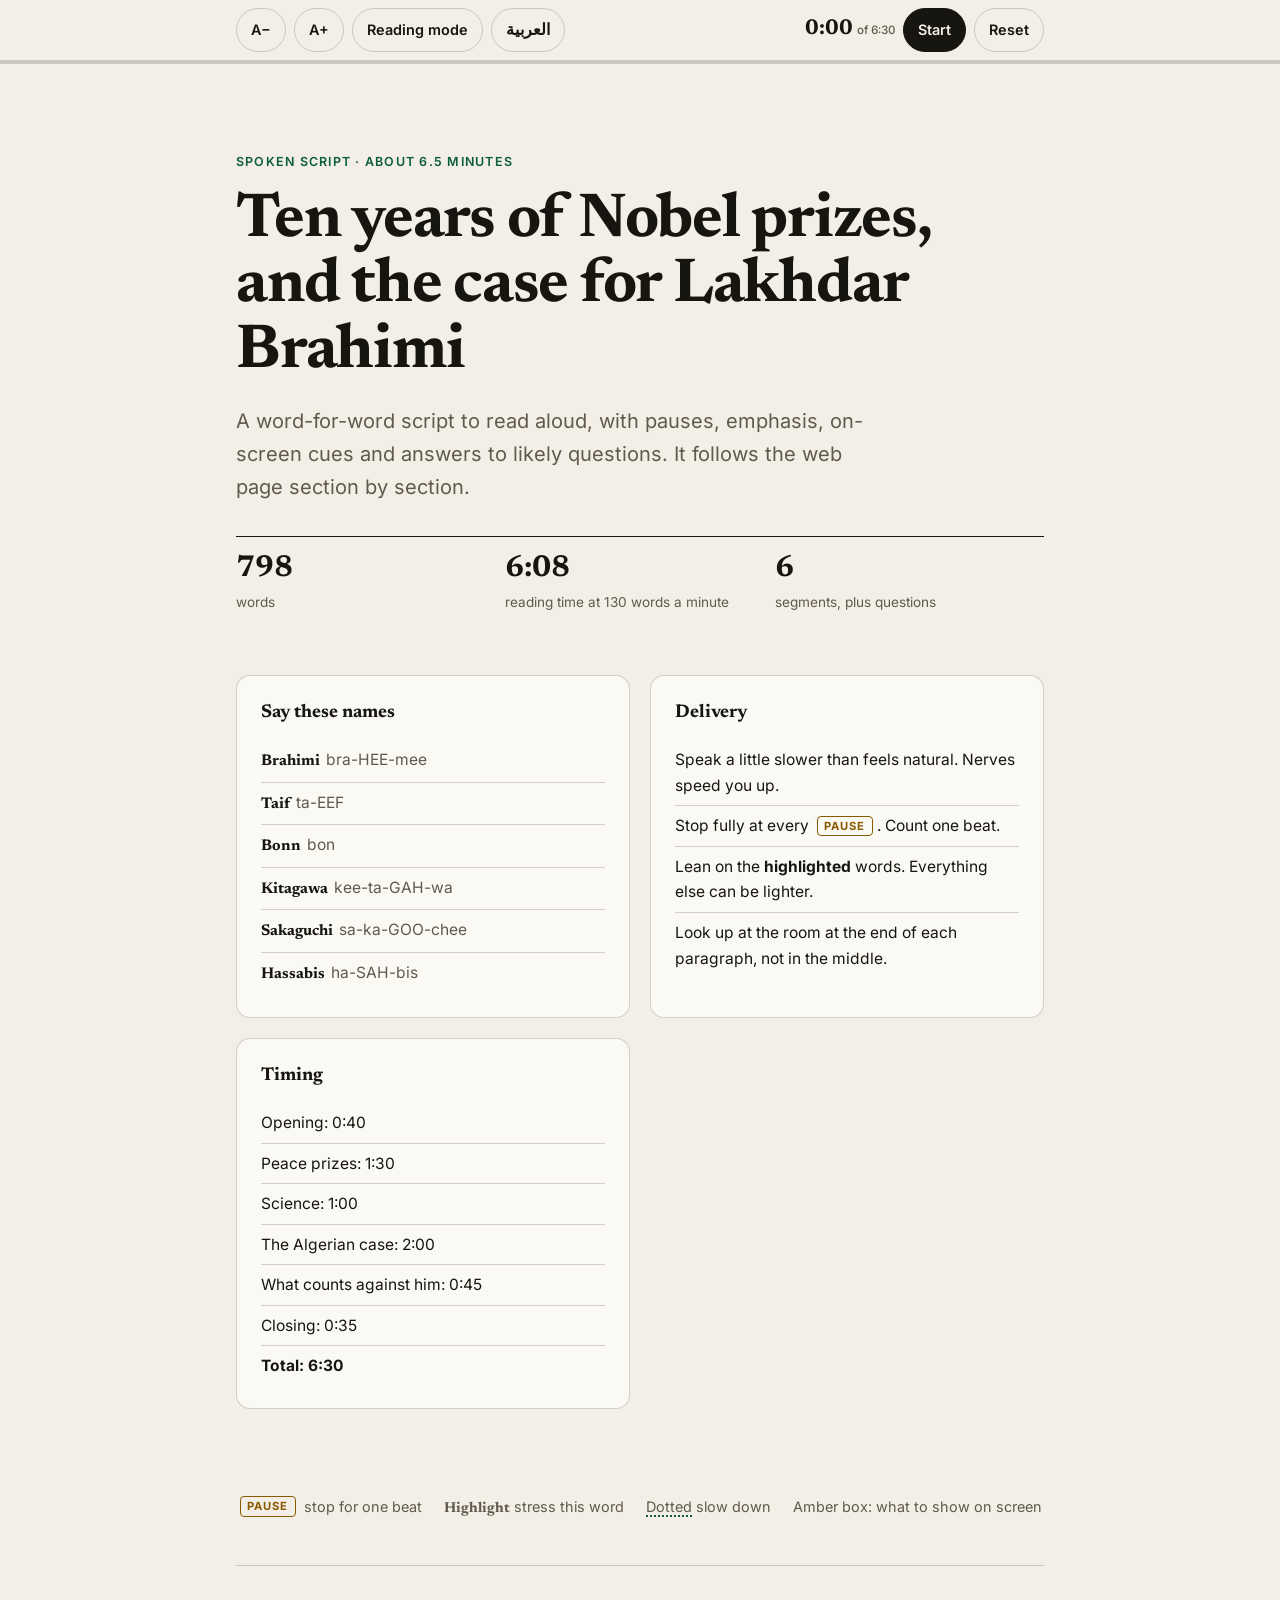
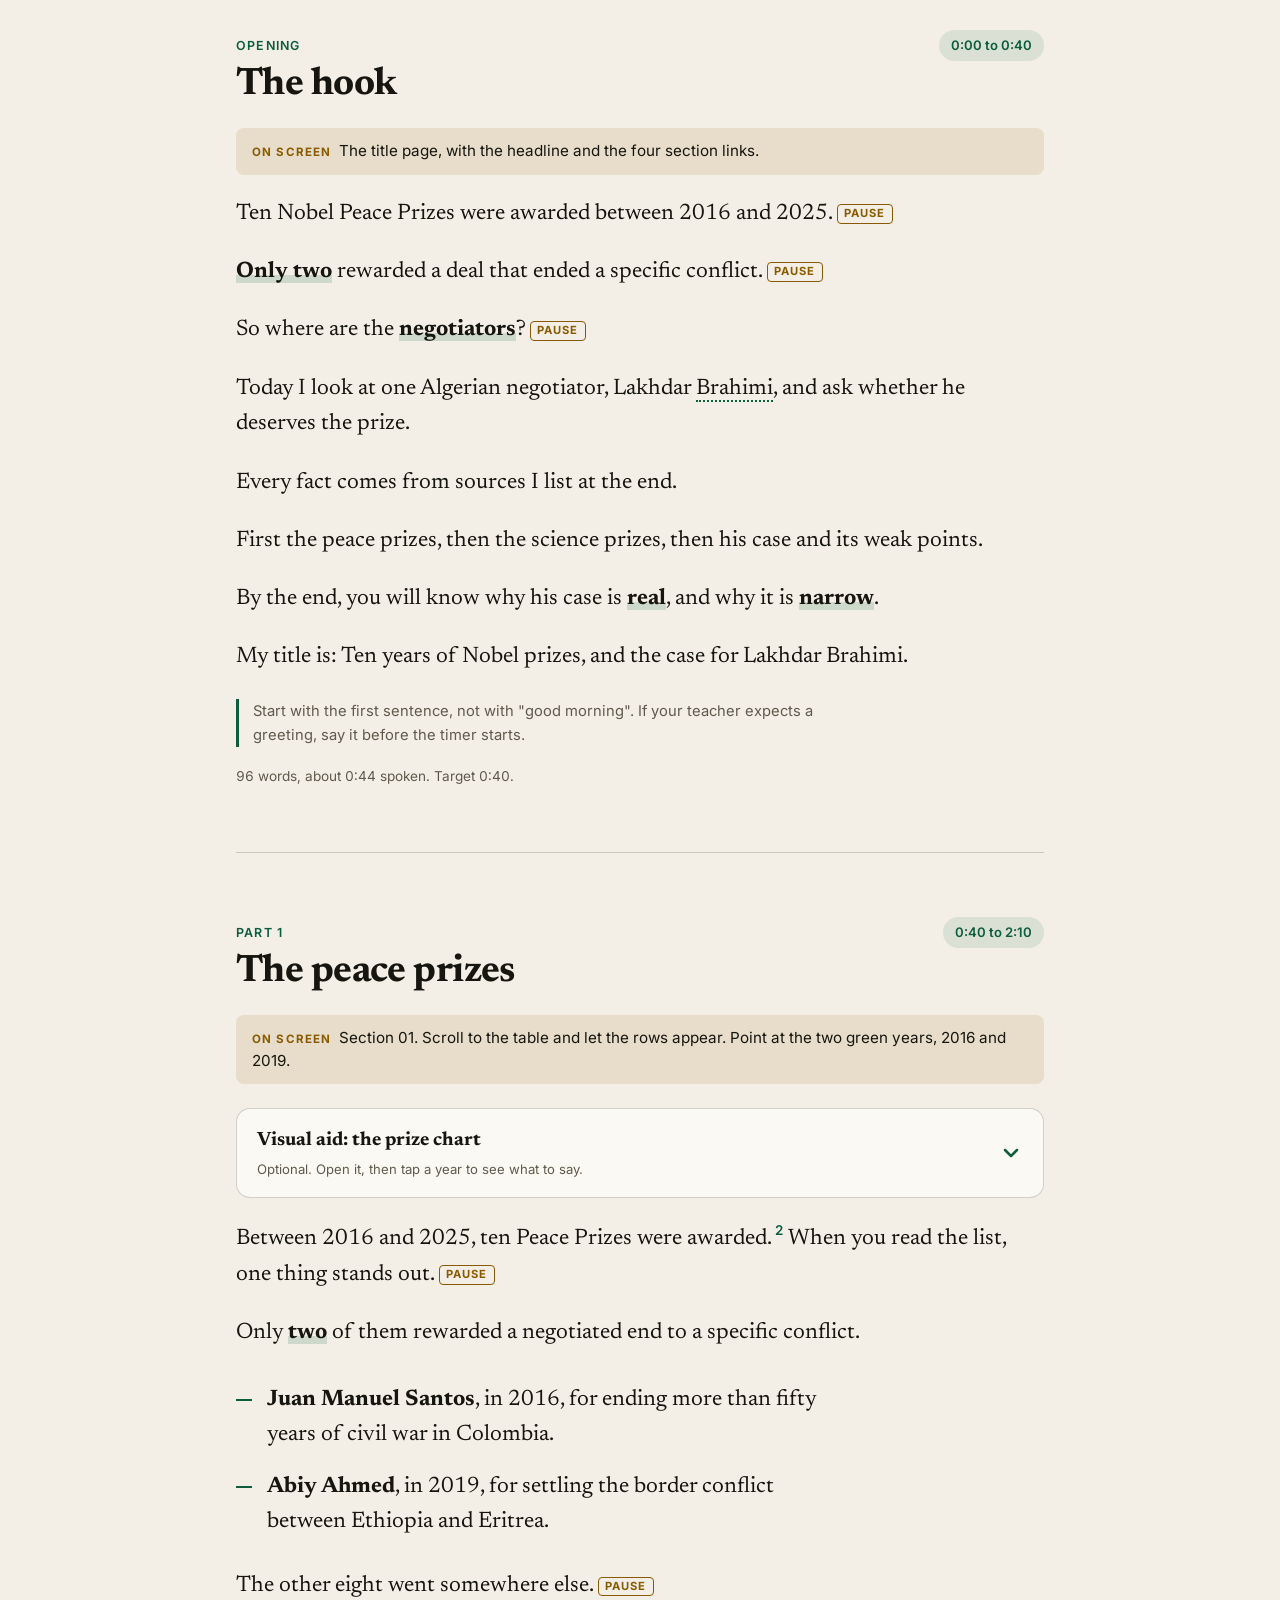
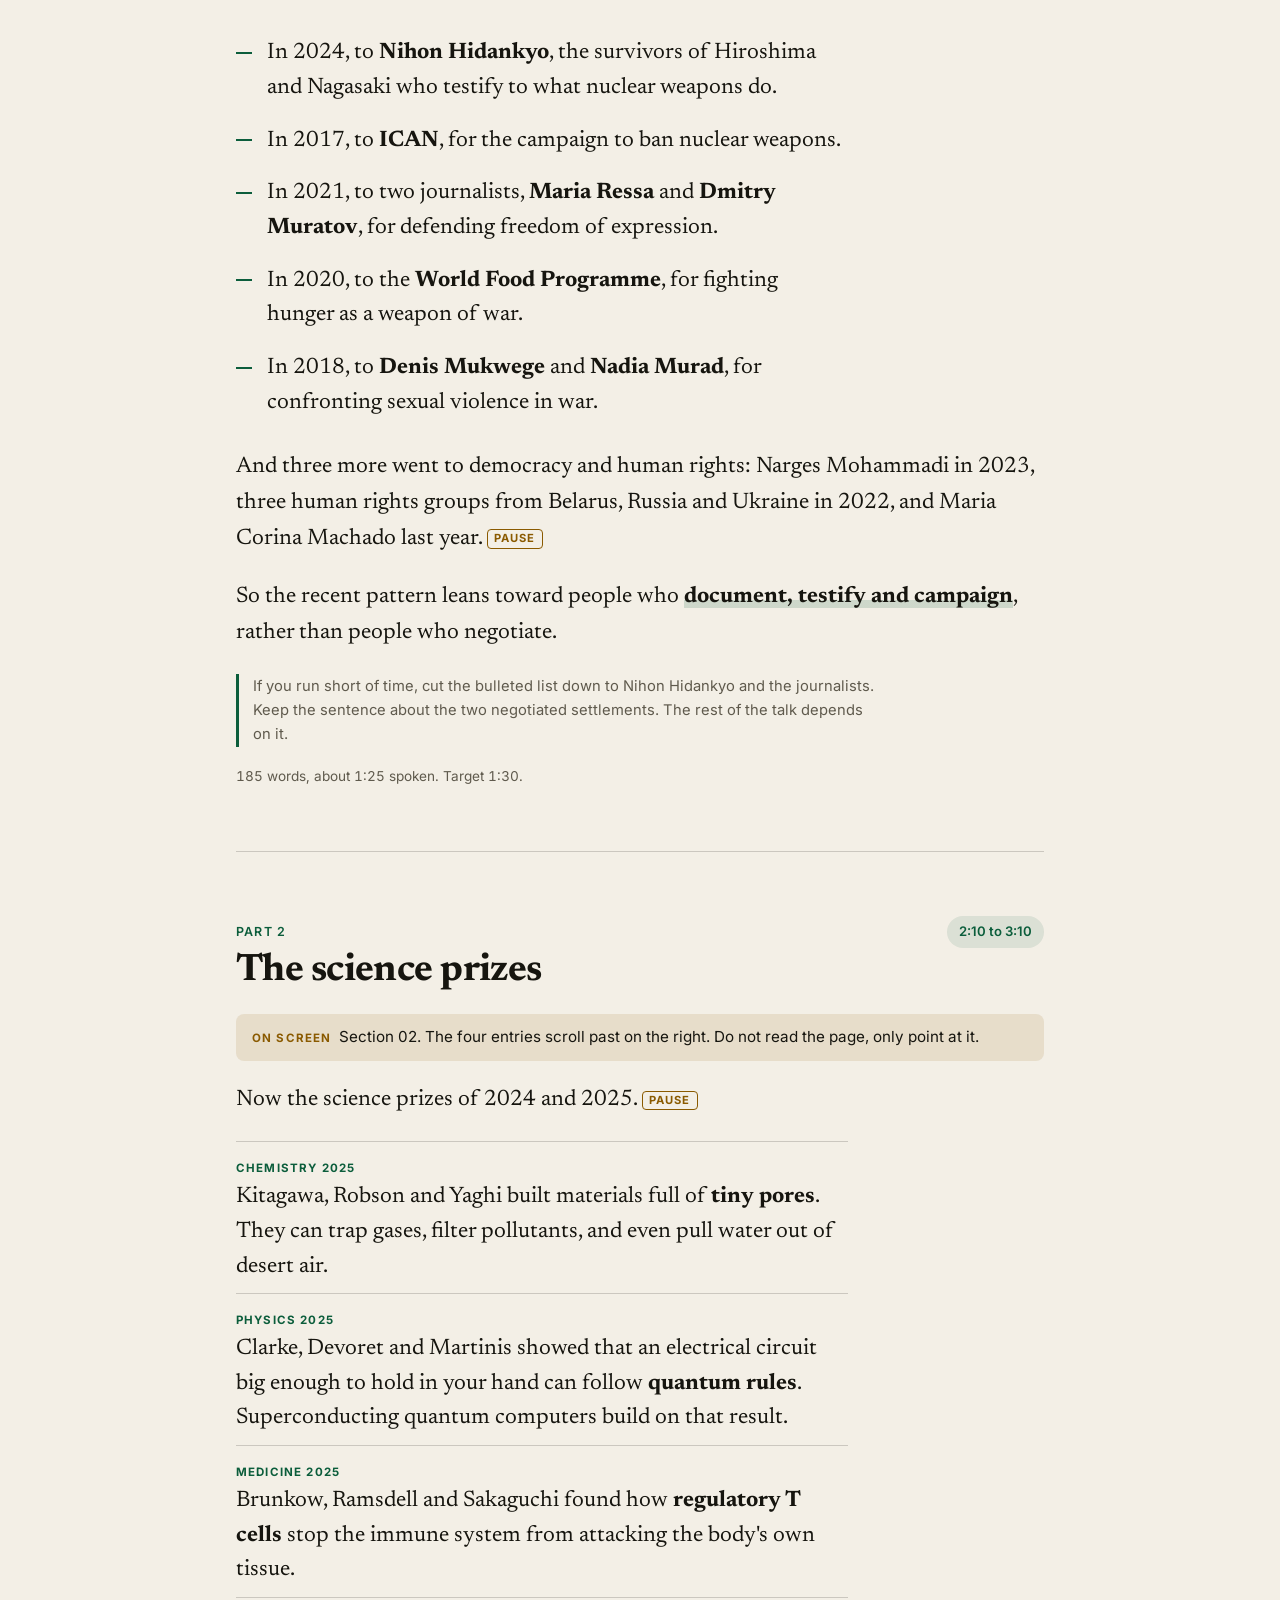
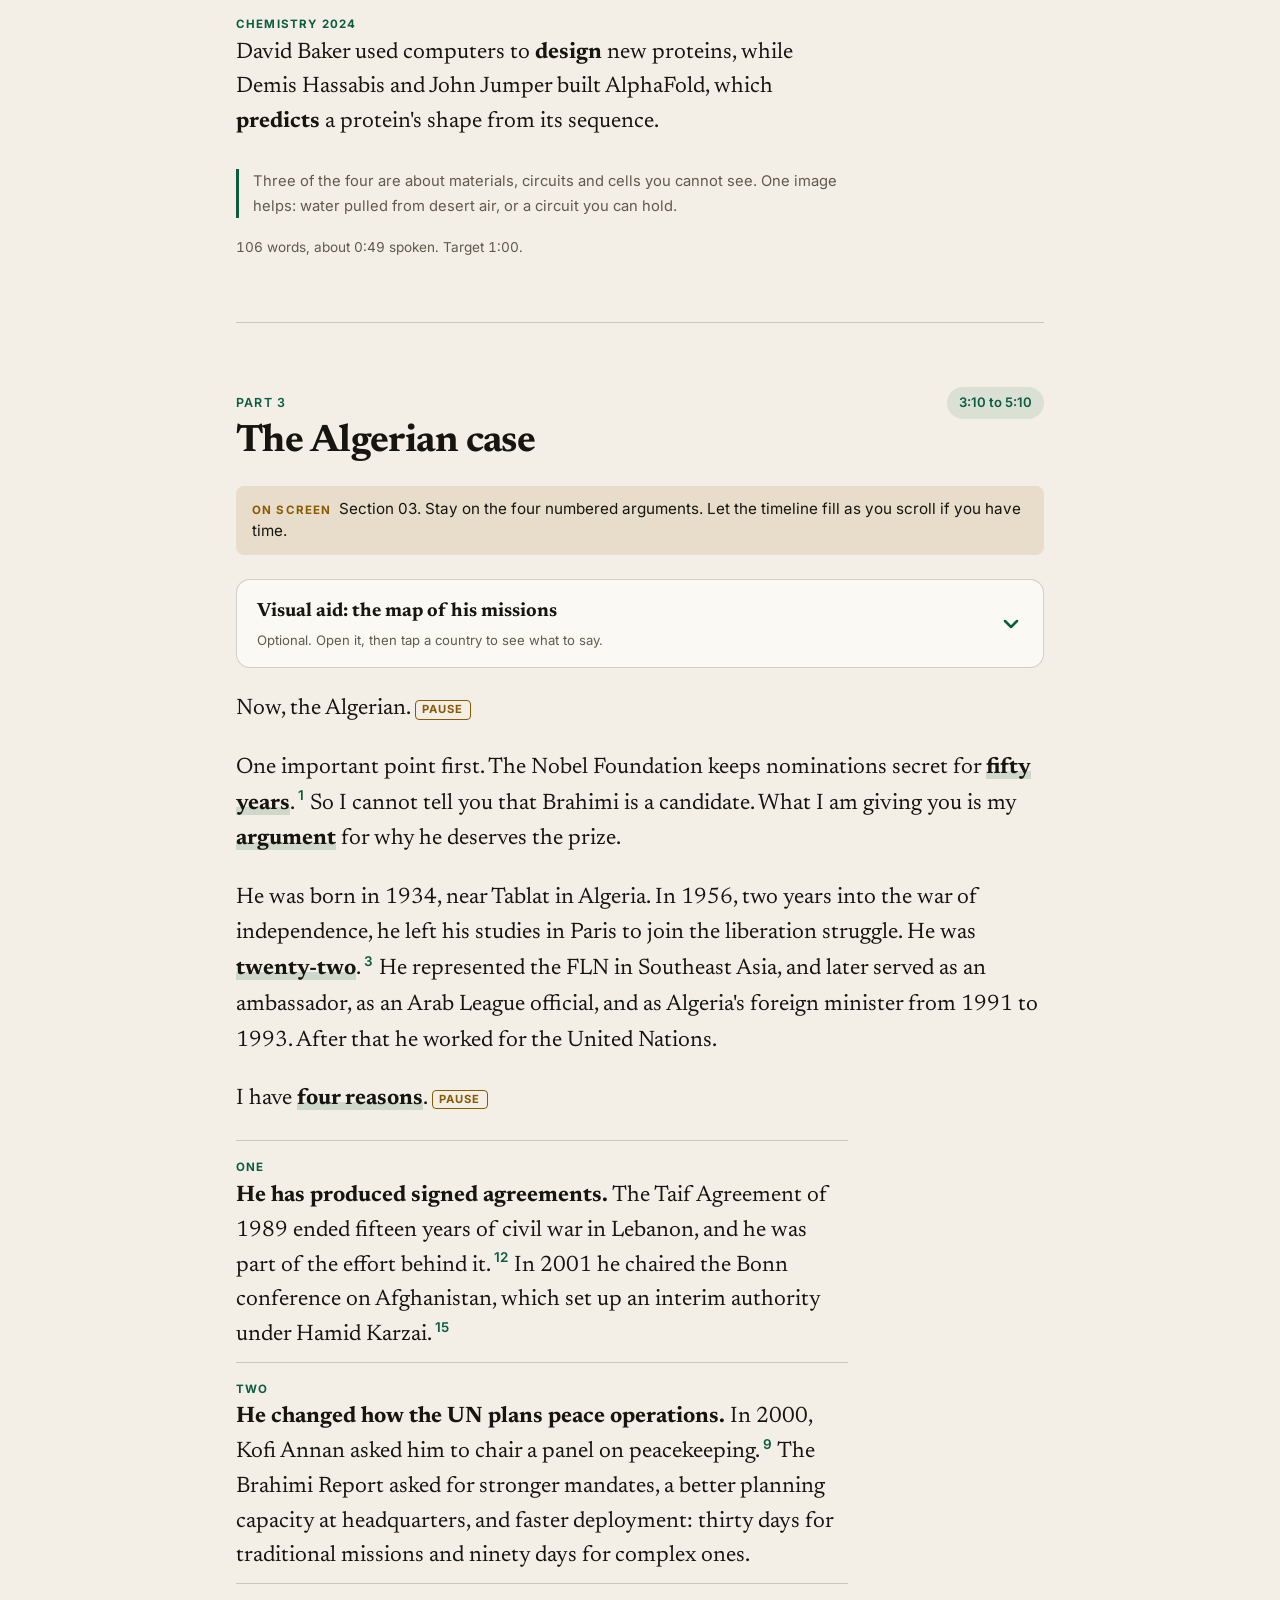
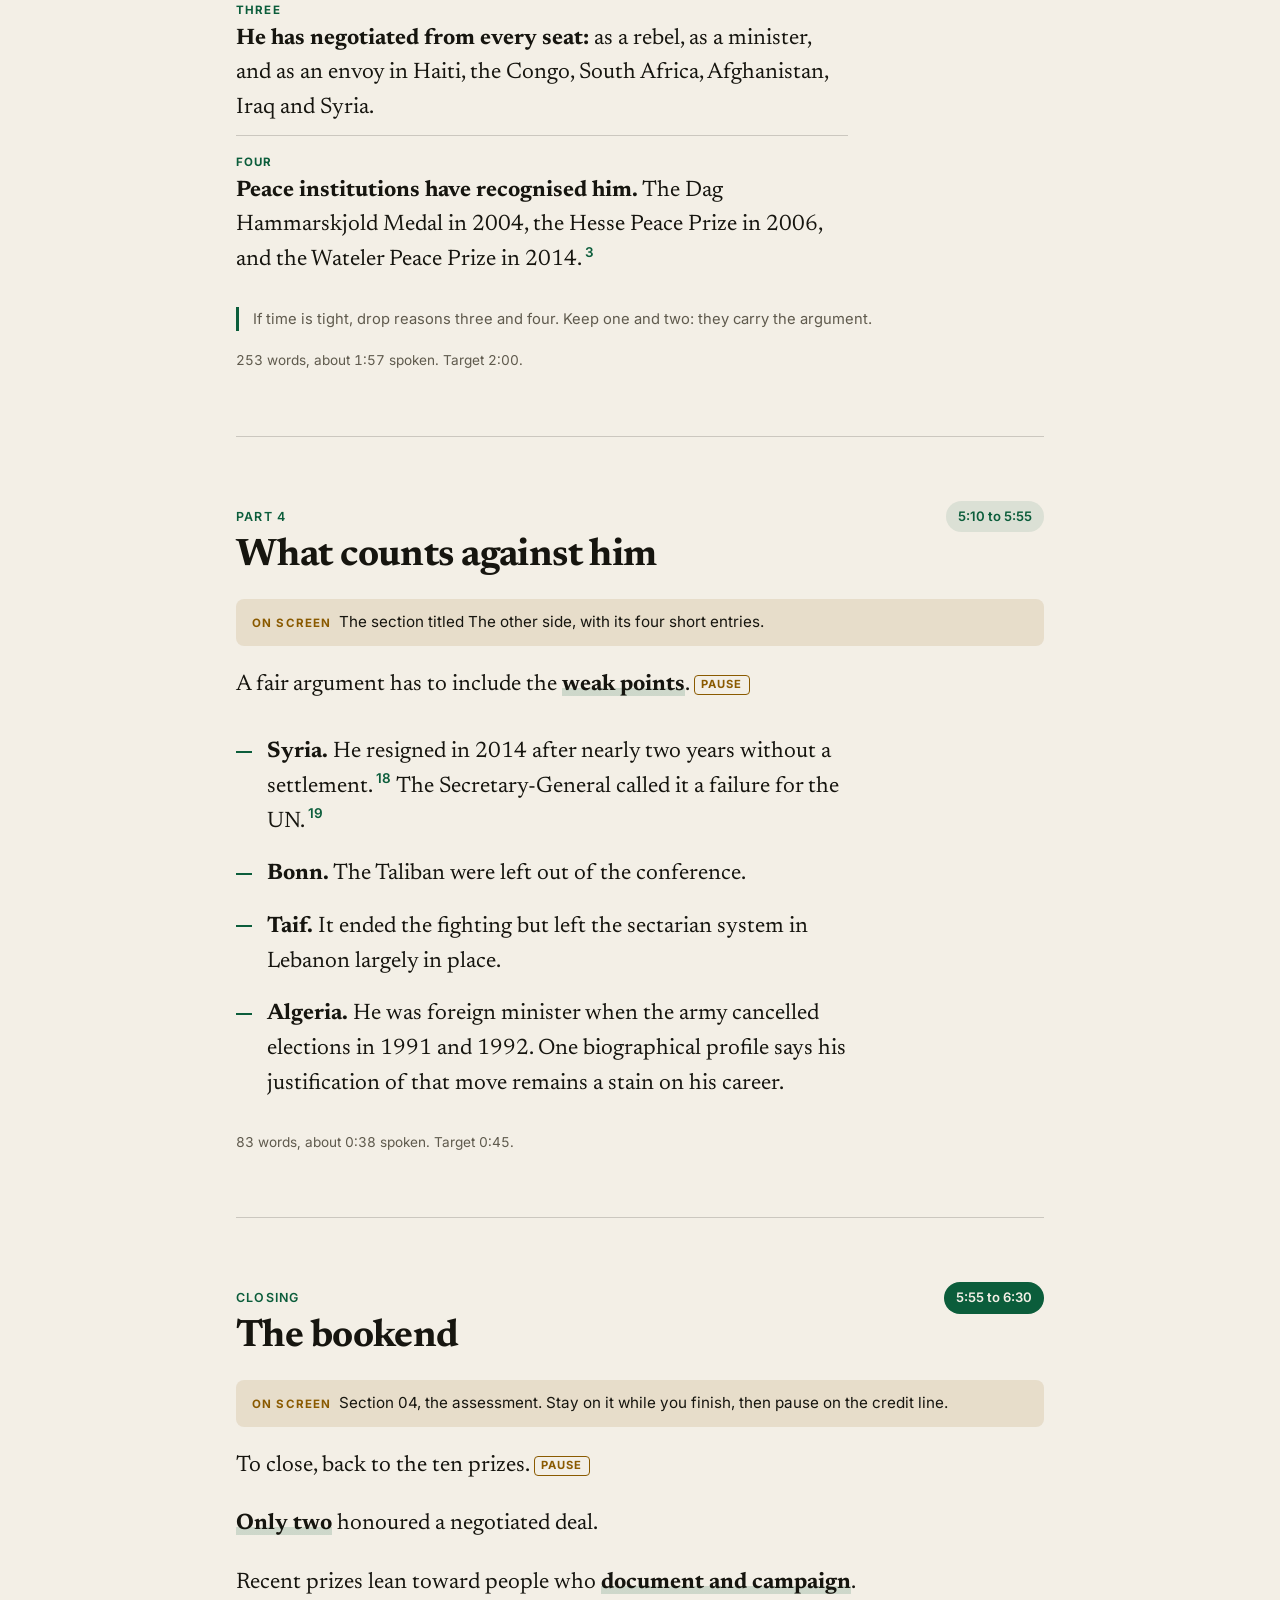
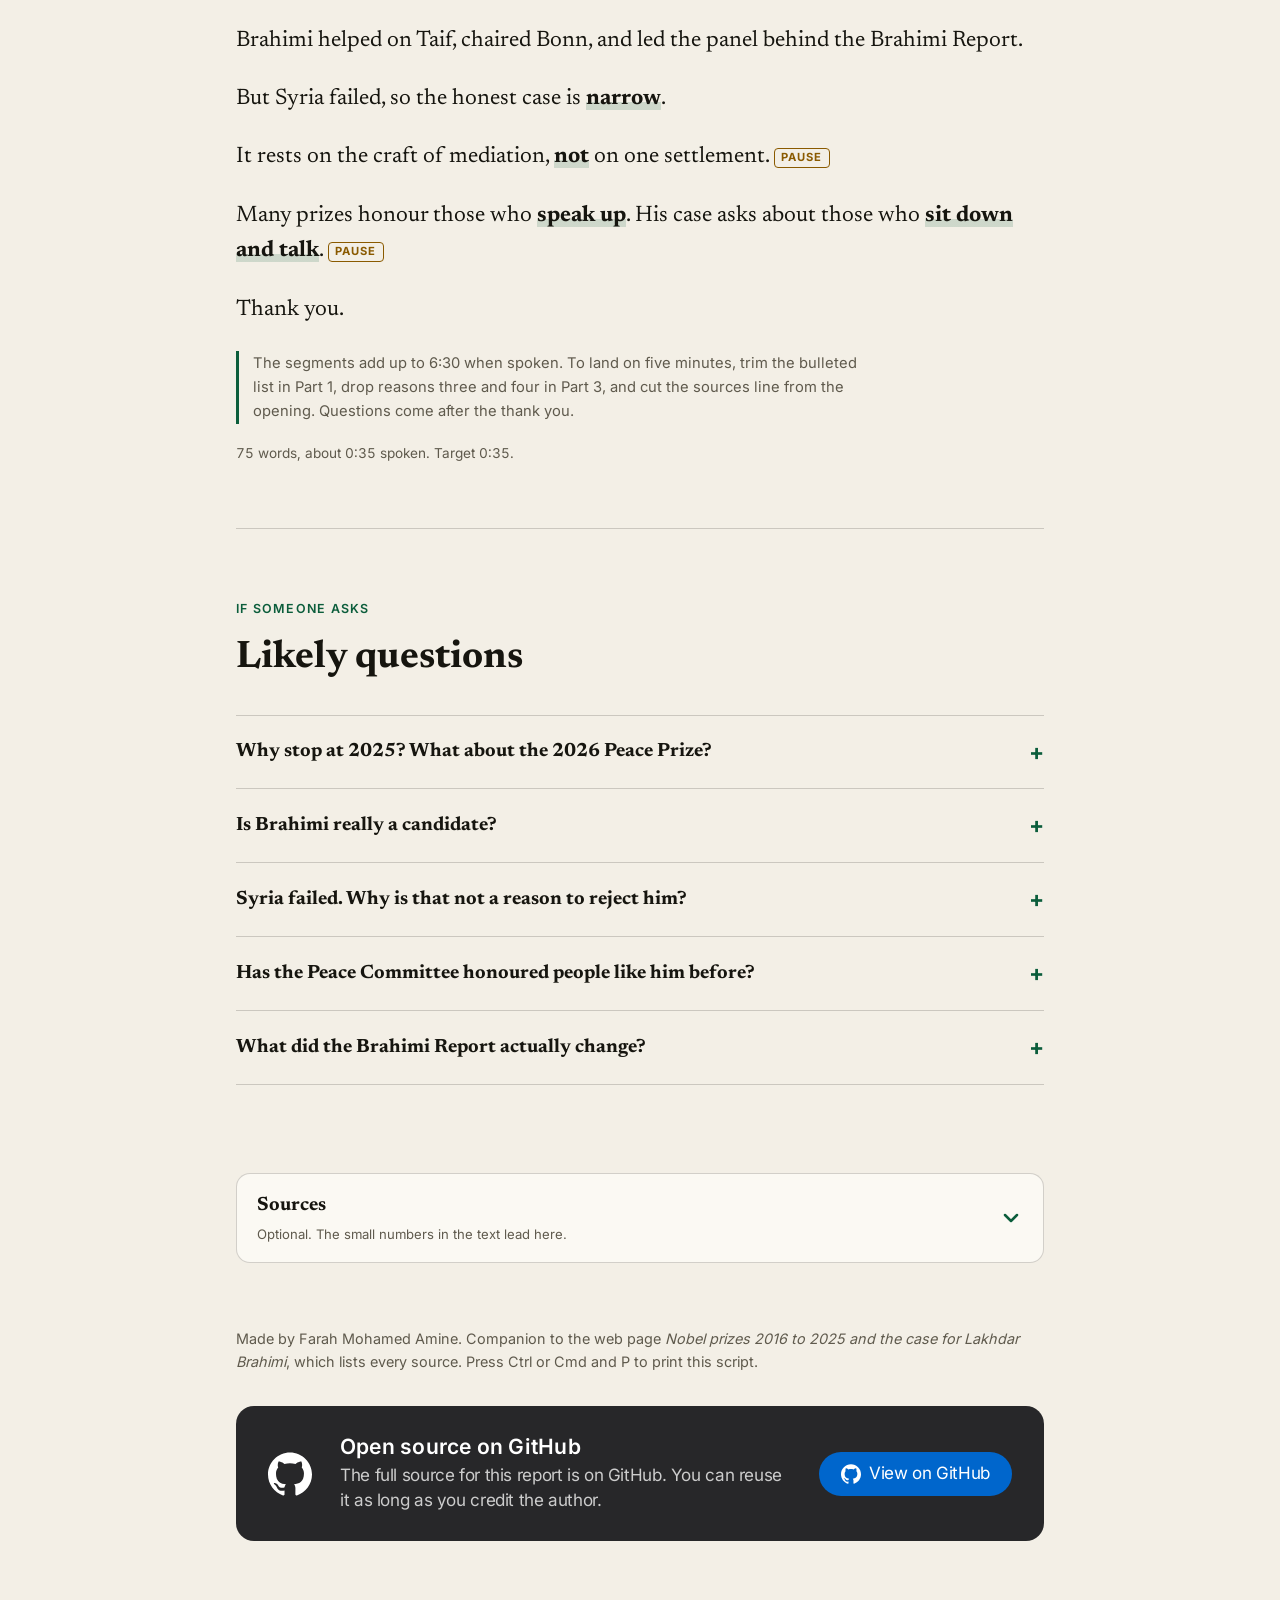
<file: script/script.html>
<!DOCTYPE html>
<html lang="en" dir="ltr">
<head>
    <meta charset="UTF-8">
    <meta name="viewport" content="width=device-width, initial-scale=1.0">
    <meta name="theme-color" content="#f3efe6">
    <meta name="author" content="Farah Mohamed Amine">
    <meta name="description" content="A word-for-word spoken script, with pauses, on-screen cues, a timer and Arabic translation, for presenting the Nobel prizes 2016 to 2025 and the case for Lakhdar Brahimi.">
    <link rel="canonical" href="https://peace-by-mediation.vercel.app/script/script">

    <meta property="og:type" content="website">
    <meta property="og:site_name" content="Nobel prizes and peace diplomacy">
    <meta property="og:locale" content="en_US">
    <meta property="og:url" content="https://peace-by-mediation.vercel.app/script/script">
    <meta property="og:title" content="Presentation script: Nobel prizes and Lakhdar Brahimi">
    <meta property="og:description" content="A word-for-word spoken script, with pauses, on-screen cues, a timer and Arabic translation, for presenting the Nobel prizes 2016 to 2025 and the case for Lakhdar Brahimi.">
    <meta property="og:image" content="https://peace-by-mediation.vercel.app/og-image.jpg">
    <meta property="og:image:type" content="image/jpeg">
    <meta property="og:image:width" content="1200">
    <meta property="og:image:height" content="630">
    <meta name="twitter:card" content="summary_large_image">
    <meta name="twitter:title" content="Presentation script: Nobel prizes and Lakhdar Brahimi">
    <meta name="twitter:description" content="A word-for-word spoken script, with pauses, on-screen cues, a timer and Arabic translation, for presenting the Nobel prizes 2016 to 2025 and the case for Lakhdar Brahimi.">
    <meta name="twitter:image" content="https://peace-by-mediation.vercel.app/og-image.jpg">
    <script type="application/ld+json">
    {
        "@context": "https://schema.org",
        "@type": "WebPage",
        "@id": "https://peace-by-mediation.vercel.app/script/script",
        "url": "https://peace-by-mediation.vercel.app/script/script",
        "name": "Presentation script: Nobel prizes and Lakhdar Brahimi",
        "description": "A word-for-word spoken script, with pauses, on-screen cues, a timer and Arabic translation, for presenting the Nobel prizes 2016 to 2025 and the case for Lakhdar Brahimi.",
        "inLanguage": [
            "en",
            "ar"
        ],
        "isPartOf": {
            "@id": "https://peace-by-mediation.vercel.app/#website"
        },
        "author": {
            "@type": "Person",
            "name": "Farah Mohamed Amine",
            "url": "https://github.com/bxlt3-m"
        },
        "about": {
            "@type": "Person",
            "name": "Lakhdar Brahimi"
        },
        "image": "https://peace-by-mediation.vercel.app/og-image.jpg",
        "dateModified": "2026-11-13"
    }
    </script>

    <title>Presentation script: Nobel prizes and Lakhdar Brahimi</title>

    <link rel="icon" type="image/webp" href="/icon.webp">
    <link rel="icon" type="image/png" sizes="192x192" href="/icon-192.png">
    <link rel="apple-touch-icon" href="/apple-touch-icon.png">
    <link rel="manifest" href="/site.webmanifest">

    <!-- Applies saved reading preferences before first paint, so there is no light-to-dark flash -->
    <script>
        (function () {
            var r = document.documentElement;
            r.classList.add('js');
            try {
                var s = localStorage, z = parseFloat(s.getItem('say-size'));
                if (s.getItem('say-theme') === 'dark') r.dataset.theme = 'dark';
                if (s.getItem('say-ar') === '1') r.classList.add('show-ar');
                if (z) r.style.setProperty('--say', z + 'rem');
            } catch (e) {}
        })();
    </script>

    <link rel="preload" href="/fonts/newsreader-latin-wght-normal.woff2" as="font" type="font/woff2" crossorigin>
    <link rel="preload" href="/fonts/inter-latin-wght-normal.woff2" as="font" type="font/woff2" crossorigin>

    <link rel="stylesheet" href="/css/fonts.css">
    <link rel="stylesheet" href="/script/css/theme.css">
    <link rel="stylesheet" href="/script/css/controls.css">
    <link rel="stylesheet" href="/script/css/content.css">
    <link rel="stylesheet" href="/script/css/arabic.css">
    <link rel="stylesheet" href="/css/figures.css">

    <link rel="modulepreload" href="/script/js/metrics.js">
    <link rel="modulepreload" href="/script/js/settings.js">
    <link rel="modulepreload" href="/script/js/timer.js">
    <link rel="modulepreload" href="/js/chart.js">
    <link rel="modulepreload" href="/js/map.js">
    <link rel="modulepreload" href="/js/footnotes.js">
    <link rel="modulepreload" href="/js/readout.js">
    <script type="module" src="/script/js/app.js"></script>
</head>
<body>
    <a class="skip" href="#script">Skip to the script</a>

    <header class="bar">
        <div class="bar-inner">
            <div class="group" role="group" aria-label="Text size">
                <button class="btn" id="smaller" type="button" aria-label="Smaller text">A&minus;</button>
                <button class="btn" id="larger" type="button" aria-label="Larger text">A+</button>
                <button class="btn" id="theme" type="button" aria-pressed="false">Reading mode</button>
                <button class="btn" id="arbtn" type="button" aria-pressed="false" lang="ar" aria-label="Show Arabic translation">العربية</button>
            </div>
            <div class="group" role="group" aria-label="Timer">
                <span class="clock" id="clock"><span id="clock-time">0:00</span><small id="clock-note">of 6:30</small></span>
                <button class="btn primary" id="start" type="button">Start</button>
                <button class="btn" id="reset" type="button">Reset</button>
                <span class="sr-only" id="timer-status" role="status"></span>
            </div>
        </div>
        <div class="progress" aria-hidden="true"><span id="progress"></span></div>
    </header>

    <main id="script">
        <div class="wrap">
            <section class="head">
                <p class="label rv">Spoken script &middot; about 6.5 minutes</p>
                <h1 class="rv">Ten years of Nobel prizes, and the case for Lakhdar Brahimi</h1>
                <p class="sub rv">A word-for-word script to read aloud, with pauses, emphasis, on-screen cues and answers to likely questions. It follows the web page section by section.</p>

                <div class="stats rv">
                    <div class="stat"><b id="wc">0</b><span>words</span></div>
                    <div class="stat"><b id="rt">0:00</b><span>reading time at 130 words a minute</span></div>
                    <div class="stat"><b>6</b><span>segments, plus questions</span></div>
                </div>
            </section>

            <div class="prep">
                <div class="card rv">
                    <h2>Say these names</h2>
                    <ul>
                        <li><span class="say-as">Brahimi<i>bra-HEE-mee</i></span></li>
                        <li><span class="say-as">Taif<i>ta-EEF</i></span></li>
                        <li><span class="say-as">Bonn<i>bon</i></span></li>
                        <li><span class="say-as">Kitagawa<i>kee-ta-GAH-wa</i></span></li>
                        <li><span class="say-as">Sakaguchi<i>sa-ka-GOO-chee</i></span></li>
                        <li><span class="say-as">Hassabis<i>ha-SAH-bis</i></span></li>
                    </ul>
                </div>
                <div class="card rv">
                    <h2>Delivery</h2>
                    <ul>
                        <li>Speak a little slower than feels natural. Nerves speed you up.</li>
                        <li>Stop fully at every <span class="pause">pause</span>. Count one beat.</li>
                        <li>Lean on the <strong>highlighted</strong> words. Everything else can be lighter.</li>
                        <li>Look up at the room at the end of each paragraph, not in the middle.</li>
                    </ul>
                </div>
                <div class="card rv">
                    <h2>Timing</h2>
                    <ul>
                        <li>Opening: 0:40</li>
                        <li>Peace prizes: 1:30</li>
                        <li>Science: 1:00</li>
                        <li>The Algerian case: 2:00</li>
                        <li>What counts against him: 0:45</li>
                        <li>Closing: 0:35</li>
                        <li><b>Total: 6:30</b></li>
                    </ul>
                </div>
            </div>

            <p class="legend controls-note rv">
                <span><span class="pause">pause</span> stop for one beat</span>
                <span><strong>Highlight</strong> stress this word</span>
                <span><span class="slow">Dotted</span> slow down</span>
                <span>Amber box: what to show on screen</span>
            </p>

            <!-- Opening -->
            <section class="seg" data-target="40" aria-labelledby="s0">
                <div class="seg-top">
                    <div class="rv"><span class="label">Opening</span><h2 id="s0">The hook</h2></div>
                    <span class="time rv">0:00 to 0:40</span>
                </div>
                <p class="cue rv"><b>On screen</b>The title page, with the headline and the four section links.</p>
                <p class="say rv">Ten Nobel Peace Prizes were awarded between 2016 and 2025.<span class="pause">pause</span></p>
                <p class="ar rv" lang="ar" dir="rtl">جرى منح عشر جوائز نوبل للسلام بين عامي 2016 و2025.</p>
                <p class="say rv"><strong>Only two</strong> rewarded a deal that ended a specific conflict.<span class="pause">pause</span></p>
                <p class="ar rv" lang="ar" dir="rtl">اثنتان فقط كافأتا اتفاقاً أنهى نزاعاً محدداً.</p>
                <p class="say rv">So where are the <strong>negotiators</strong>?<span class="pause">pause</span></p>
                <p class="ar rv" lang="ar" dir="rtl">فأين المفاوضون إذن؟</p>
                <p class="say rv">Today I look at one Algerian negotiator, Lakhdar <span class="slow">Brahimi</span>, and ask whether he deserves the prize.</p>
                <p class="ar rv" lang="ar" dir="rtl">أتناول اليوم مفاوضاً جزائرياً واحداً، هو الأخضر الإبراهيمي، وأسأل: هل يستحق الجائزة؟</p>
                <p class="say rv">Every fact comes from sources I list at the end.</p>
                <p class="ar rv" lang="ar" dir="rtl">كل المعلومات مصدرها مراجع أذكرها في النهاية.</p>
                <p class="say rv">First the peace prizes, then the science prizes, then his case and its weak points.</p>
                <p class="ar rv" lang="ar" dir="rtl">أبدأ بجوائز السلام، ثم جوائز العلوم، ثم قضيته ونقاط ضعفها.</p>
                <p class="say rv">By the end, you will know why his case is <strong>real</strong>, and why it is <strong>narrow</strong>.</p>
                <p class="ar rv" lang="ar" dir="rtl">وفي النهاية ستعرفون لماذا قضيته حقيقية، ولماذا هي محدودة.</p>
                <p class="say rv">My title is: Ten years of Nobel prizes, and the case for Lakhdar Brahimi.</p>
                <p class="ar rv" lang="ar" dir="rtl">عنوان عرضي: عشر سنوات من جوائز نوبل، وقضية الأخضر الإبراهيمي.</p>
                <p class="note rv">Start with the first sentence, not with "good morning". If your teacher expects a greeting, say it before the timer starts.</p>
                <p class="est rv"></p>
            </section>

            <!-- Peace prizes -->
            <section class="seg" data-target="90" aria-labelledby="s1">
                <div class="seg-top">
                    <div class="rv"><span class="label">Part 1</span><h2 id="s1">The peace prizes</h2></div>
                    <span class="time rv">0:40 to 2:10</span>
                </div>
                <p class="cue rv"><b>On screen</b>Section 01. Scroll to the table and let the rows appear. Point at the two green years, 2016 and 2019.</p>

            <details class="aid">
                <summary><span class="aid-title">Visual aid: the prize chart<small class="aid-note">Optional. Open it, then tap a year to see what to say.</small></span></summary>
                <div class="aid-body">
                    <div class="saybox saybox-intro">
                        <span class="k">Say first</span>
                        <p class="say">Here are the ten prizes in time order. The top lane is for prizes that rewarded a deal. Only two sit there, 2016 and 2019. The other eight sit in the lane below.</p>
                        <p class="ar" lang="ar" dir="rtl">هذه الجوائز العشر بترتيب السنوات. المسار العلوي للجوائز التي كافأت اتفاقاً. اثنتان فقط هناك، 2016 و2019. أما الثماني الأخرى فتقع في المسار السفلي.</p>
                    </div>

            <figure class="chart rv" id="prize-chart" hidden>
                <figcaption>Two of the ten prizes rewarded a negotiated settlement</figcaption>
                <div class="lanes"></div>
                <div class="readout" aria-live="polite"></div>
            </figure>
                    <div class="saybox" data-say-for="2016" hidden>
                        <span class="k">Say</span>
                        <p class="say">In 2016, Juan Manuel Santos won for his work to end more than fifty years of civil war in Colombia. This is the first of the two deals.</p>
                        <p class="ar" lang="ar" dir="rtl">في عام 2016 فاز خوان مانويل سانتوس لجهوده في إنهاء أكثر من خمسين سنة من الحرب الأهلية في كولومبيا. هذه أولى الجائزتين اللتين كافأتا اتفاقاً.</p>
                    </div>
                    <div class="saybox" data-say-for="2017" hidden>
                        <span class="k">Say</span>
                        <p class="say">In 2017, ICAN won for drawing attention to what nuclear weapons do to people, and for pushing for a treaty ban. That is a campaign, not a deal between two sides.</p>
                        <p class="ar" lang="ar" dir="rtl">في عام 2017 فازت الحملة الدولية لإلغاء الأسلحة النووية (ICAN) لأنها لفتت الانتباه إلى العواقب الإنسانية للأسلحة النووية ودفعت نحو معاهدة لحظرها. هذه حملة، وليست اتفاقاً بين طرفين.</p>
                    </div>
                    <div class="saybox" data-say-for="2018" hidden>
                        <span class="k">Say</span>
                        <p class="say">In 2018, Denis Mukwege and Nadia Murad won for their work to end sexual violence as a weapon of war. They are advocates, not negotiators.</p>
                        <p class="ar" lang="ar" dir="rtl">في عام 2018 فاز دينيس موكويغي ونادية مراد لجهودهما في إنهاء استخدام العنف الجنسي سلاحاً في الحرب. هما مناصران، لا مفاوضان.</p>
                    </div>
                    <div class="saybox" data-say-for="2019" hidden>
                        <span class="k">Say</span>
                        <p class="say">In 2019, Abiy Ahmed of Ethiopia won for his decisive move to settle the long border conflict with Eritrea. This is the second deal.</p>
                        <p class="ar" lang="ar" dir="rtl">في عام 2019 فاز آبي أحمد من إثيوبيا لخطوته الحاسمة لتسوية النزاع الحدودي الطويل مع إريتريا. هذه ثانية الجائزتين اللتين كافأتا اتفاقاً.</p>
                    </div>
                    <div class="saybox" data-say-for="2020" hidden>
                        <span class="k">Say</span>
                        <p class="say">In 2020, the World Food Programme won for fighting hunger, and for work to stop hunger being used as a weapon in war.</p>
                        <p class="ar" lang="ar" dir="rtl">في عام 2020 فاز برنامج الأغذية العالمي لمكافحته الجوع ولجهوده لمنع استخدام الجوع سلاحاً في الحروب.</p>
                    </div>
                    <div class="saybox" data-say-for="2021" hidden>
                        <span class="k">Say</span>
                        <p class="say">In 2021, the journalists Maria Ressa and Dmitry Muratov won for defending freedom of expression, which the committee treated as a precondition for democracy and lasting peace.</p>
                        <p class="ar" lang="ar" dir="rtl">في عام 2021 فاز الصحفيان ماريا ريسا ودميتري موراتوف لدفاعهما عن حرية التعبير، التي عدّتها اللجنة شرطاً مسبقاً للديمقراطية والسلام الدائم.</p>
                    </div>
                    <div class="saybox" data-say-for="2022" hidden>
                        <span class="k">Say</span>
                        <p class="say">In 2022, the prize went to three civil society voices: Ales Bialiatski, Memorial and the Center for Civil Liberties. They document war crimes and abuses of power.</p>
                        <p class="ar" lang="ar" dir="rtl">في عام 2022 ذهبت الجائزة إلى ثلاثة أصوات من المجتمع المدني: أليس بيالياتسكي ومنظمة ميموريال ومركز الحريات المدنية. وهي توثّق جرائم الحرب وإساءة استخدام السلطة.</p>
                    </div>
                    <div class="saybox" data-say-for="2023" hidden>
                        <span class="k">Say</span>
                        <p class="say">In 2023, Narges Mohammadi of Iran won for fighting the oppression of women and for defending human rights and basic freedoms.</p>
                        <p class="ar" lang="ar" dir="rtl">في عام 2023 فازت نرجس محمدي من إيران لنضالها ضد اضطهاد النساء ودفاعها عن حقوق الإنسان والحريات الأساسية.</p>
                    </div>
                    <div class="saybox" data-say-for="2024" hidden>
                        <span class="k">Say</span>
                        <p class="say">In 2024, Nihon Hidankyo won. They are survivors of the Hiroshima and Nagasaki bombings who testify to what nuclear weapons do.</p>
                        <p class="ar" lang="ar" dir="rtl">في عام 2024 فازت منظمة نيهون هيدانكيو، وهي من ناجين من قنبلتي هيروشيما وناغازاكي يشهدون على ما تفعله الأسلحة النووية.</p>
                    </div>
                    <div class="saybox" data-say-for="2025" hidden>
                        <span class="k">Say</span>
                        <p class="say">In 2025, María Corina Machado won for her work on democratic rights and for a peaceful transition away from dictatorship in Venezuela.</p>
                        <p class="ar" lang="ar" dir="rtl">في عام 2025 فازت ماريا كورينا ماتشادو لعملها من أجل الحقوق الديمقراطية ومن أجل انتقال سلمي بعيداً عن الدكتاتورية في فنزويلا.</p>
                    </div>
                    <div hidden><table class="tbl">
                    <thead>
                        <tr>
                            <th scope="col">Year</th>
                            <th scope="col">Laureate</th>
                            <th scope="col">Country or body</th>
                            <th scope="col">Why, and the context</th>
                        </tr>
                    </thead>
                    <tbody>
                        <tr>
                            <td>2025</td>
                            <td>Mar&iacute;a Corina Machado</td>
                            <td>Venezuela</td>
                            <td>Honoured for her work on democratic rights and for a peaceful transition away from dictatorship.</td>
                        </tr>
                        <tr>
                            <td>2024</td>
                            <td>Nihon Hidankyo</td>
                            <td>Japan</td>
                            <td>Survivors of the Hiroshima and Nagasaki bombings who testify to what nuclear weapons do and campaign for a world without them.</td>
                        </tr>
                        <tr>
                            <td>2023</td>
                            <td>Narges Mohammadi</td>
                            <td>Iran</td>
                            <td>Recognised for fighting the oppression of women and for defending human rights and basic freedoms.</td>
                        </tr>
                        <tr>
                            <td>2022</td>
                            <td>Ales Bialiatski, Memorial, Center for Civil Liberties</td>
                            <td>Belarus, Russia, Ukraine</td>
                            <td>Three civil society voices that document war crimes, abuses of power and violations of human rights.</td>
                        </tr>
                        <tr>
                            <td>2021</td>
                            <td>Maria Ressa and Dmitry Muratov</td>
                            <td>Philippines, Russia</td>
                            <td>Journalists honoured for defending freedom of expression, which the committee treated as a precondition for democracy and lasting peace.</td>
                        </tr>
                        <tr>
                            <td>2020</td>
                            <td>World Food Programme</td>
                            <td>United Nations</td>
                            <td>For fighting hunger and for work to stop hunger being used as a weapon in armed conflict.</td>
                        </tr>
                        <tr class="deal">
                            <td>2019</td>
                            <td>Abiy Ahmed Ali</td>
                            <td>Ethiopia</td>
                            <td>For his decisive move to settle the long border conflict with Eritrea.<span class="tag">Negotiated settlement</span></td>
                        </tr>
                        <tr>
                            <td>2018</td>
                            <td>Denis Mukwege and Nadia Murad</td>
                            <td>DR Congo, Iraq</td>
                            <td>For their work to end the use of sexual violence as a weapon of war.</td>
                        </tr>
                        <tr>
                            <td>2017</td>
                            <td>International Campaign to Abolish Nuclear Weapons (ICAN)</td>
                            <td>International</td>
                            <td>For drawing attention to the humanitarian consequences of nuclear weapons and pushing for a treaty ban.</td>
                        </tr>
                        <tr class="deal">
                            <td>2016</td>
                            <td>Juan Manuel Santos</td>
                            <td>Colombia</td>
                            <td>For his work to end more than fifty years of civil war.<span class="tag">Negotiated settlement</span></td>
                        </tr>
                    </tbody>
                </table></div>
                </div>
            </details>

                <p class="say rv">Between 2016 and 2025, ten Peace Prizes were awarded.<sup class="fn"><a href="#src-2">2</a></sup> When you read the list, one thing stands out.<span class="pause">pause</span></p>
                <p class="ar rv" lang="ar" dir="rtl">بين 2016 و2025 مُنحت عشر جوائز للسلام. وعند قراءة القائمة يبرز أمر واحد.</p>
                <p class="say rv">Only <strong>two</strong> of them rewarded a negotiated end to a specific conflict.</p>
                <p class="ar rv" lang="ar" dir="rtl">اثنتان فقط منها كافأتا إنهاءً تفاوضياً لنزاع محدد.</p>
                <ul class="list rv">
                    <li><strong>Juan Manuel Santos</strong>, in 2016, for ending more than fifty years of civil war in Colombia.<span class="ar" lang="ar" dir="rtl">خوان مانويل سانتوس عام 2016، لإنهاء أكثر من خمسين عاماً من الحرب الأهلية في كولومبيا.</span></li>
                    <li><strong>Abiy Ahmed</strong>, in 2019, for settling the border conflict between Ethiopia and Eritrea.<span class="ar" lang="ar" dir="rtl">وآبي أحمد عام 2019، لتسوية النزاع الحدودي بين إثيوبيا وإريتريا.</span></li>
                </ul>
                <p class="say rv">The other eight went somewhere else.<span class="pause">pause</span></p>
                <p class="ar rv" lang="ar" dir="rtl">أما الجوائز الثماني الأخرى فذهبت إلى جهة أخرى.</p>
                <ul class="list rv">
                    <li>In 2024, to <strong>Nihon Hidankyo</strong>, the survivors of Hiroshima and Nagasaki who testify to what nuclear weapons do.<span class="ar" lang="ar" dir="rtl">عام 2024 إلى «نيهون هيدانكيو»، الناجين من هيروشيما وناغازاكي الذين يشهدون على ما تفعله الأسلحة النووية.</span></li>
                    <li>In 2017, to <strong>ICAN</strong>, for the campaign to ban nuclear weapons.<span class="ar" lang="ar" dir="rtl">وعام 2017 إلى «إيكان»، لحملتها من أجل حظر الأسلحة النووية.</span></li>
                    <li>In 2021, to two journalists, <strong>Maria Ressa</strong> and <strong>Dmitry Muratov</strong>, for defending freedom of expression.<span class="ar" lang="ar" dir="rtl">وعام 2021 إلى صحفيَّين، ماريا ريسا وديمتري موراتوف، لدفاعهما عن حرية التعبير.</span></li>
                    <li>In 2020, to the <strong>World Food Programme</strong>, for fighting hunger as a weapon of war.<span class="ar" lang="ar" dir="rtl">وعام 2020 إلى برنامج الأغذية العالمي، لمحاربة الجوع كسلاح في الحروب.</span></li>
                    <li>In 2018, to <strong>Denis Mukwege</strong> and <strong>Nadia Murad</strong>, for confronting sexual violence in war.<span class="ar" lang="ar" dir="rtl">وعام 2018 إلى دينيس موكويغي ونادية مراد، لمواجهة العنف الجنسي في الحروب.</span></li>
                </ul>
                <p class="say rv">And three more went to democracy and human rights: Narges Mohammadi in 2023, three human rights groups from Belarus, Russia and Ukraine in 2022, and Maria Corina Machado last year.<span class="pause">pause</span></p>
                <p class="ar rv" lang="ar" dir="rtl">وذهبت ثلاث جوائز أخرى إلى الديمقراطية وحقوق الإنسان: نرجس محمدي عام 2023، وثلاث منظمات حقوقية من بيلاروسيا وروسيا وأوكرانيا عام 2022، وماريا كورينا ماتشادو العام الماضي.</p>
                <p class="say rv">So the recent pattern leans toward people who <strong>document, testify and campaign</strong>, rather than people who negotiate.</p>
                <p class="ar rv" lang="ar" dir="rtl">فالاتجاه الحديث يميل إلى من يوثّقون ويشهدون ويناضلون، لا إلى من يفاوضون.</p>
                <p class="note rv">If you run short of time, cut the bulleted list down to Nihon Hidankyo and the journalists. Keep the sentence about the two negotiated settlements. The rest of the talk depends on it.</p>
                <p class="est rv"></p>
            </section>

            <!-- Science -->
            <section class="seg" data-target="60" aria-labelledby="s2">
                <div class="seg-top">
                    <div class="rv"><span class="label">Part 2</span><h2 id="s2">The science prizes</h2></div>
                    <span class="time rv">2:10 to 3:10</span>
                </div>
                <p class="cue rv"><b>On screen</b>Section 02. The four entries scroll past on the right. Do not read the page, only point at it.</p>
                <p class="say rv">Now the science prizes of 2024 and 2025.<span class="pause">pause</span></p>
                <p class="ar rv" lang="ar" dir="rtl">والآن إلى جوائز العلوم لعامي 2024 و2025.</p>
                <ul class="list ordered rv">
                    <li><span class="ord">Chemistry 2025</span>Kitagawa, Robson and Yaghi built materials full of <strong>tiny pores</strong>. They can trap gases, filter pollutants, and even pull water out of desert air.<span class="ar" lang="ar" dir="rtl">ابتكر كيتاغاوا وروبسون وياغي مواد مليئة بمسام صغيرة جداً. تستطيع حبس الغازات وتصفية الملوثات، بل واستخراج الماء من هواء الصحراء.</span></li>
                    <li><span class="ord">Physics 2025</span>Clarke, Devoret and Martinis showed that an electrical circuit big enough to hold in your hand can follow <strong>quantum rules</strong>. Superconducting quantum computers build on that result.<span class="ar" lang="ar" dir="rtl">أثبت كلارك وديفوريه ومارتينيس أن دارة كهربائية بحجم يمكن حمله في اليد قد تتبع قوانين الكم. وتقوم الحواسيب الكمومية فائقة التوصيل على هذه النتيجة.</span></li>
                    <li><span class="ord">Medicine 2025</span>Brunkow, Ramsdell and Sakaguchi found how <strong>regulatory T cells</strong> stop the immune system from attacking the body's own tissue.<span class="ar" lang="ar" dir="rtl">اكتشف برونكو ورامسديل وساكاغوتشي كيف تمنع الخلايا التائية التنظيمية الجهاز المناعي من مهاجمة أنسجة الجسم نفسه.</span></li>
                    <li><span class="ord">Chemistry 2024</span>David Baker used computers to <strong>design</strong> new proteins, while Demis Hassabis and John Jumper built AlphaFold, which <strong>predicts</strong> a protein's shape from its sequence.<span class="ar" lang="ar" dir="rtl">استخدم ديفيد بيكر الحاسوب لتصميم بروتينات جديدة، بينما بنى ديميس هاسابيس وجون جامبر «ألفافولد» الذي يتنبأ بشكل البروتين من تسلسله.</span></li>
                </ul>
                <p class="note rv">Three of the four are about materials, circuits and cells you cannot see. One image helps: water pulled from desert air, or a circuit you can hold.</p>
                <p class="est rv"></p>
            </section>

            <!-- The Algerian case -->
            <section class="seg" data-target="120" aria-labelledby="s3">
                <div class="seg-top">
                    <div class="rv"><span class="label">Part 3</span><h2 id="s3">The Algerian case</h2></div>
                    <span class="time rv">3:10 to 5:10</span>
                </div>
                <p class="cue rv"><b>On screen</b>Section 03. Stay on the four numbered arguments. Let the timeline fill as you scroll if you have time.</p>

            <details class="aid">
                <summary><span class="aid-title">Visual aid: the map of his missions<small class="aid-note">Optional. Open it, then tap a country to see what to say.</small></span></summary>
                <div class="aid-body">
                    <div class="saybox saybox-intro">
                        <span class="k">Say first</span>
                        <p class="say">Here are the nine countries where he worked, on three continents, over about six decades.</p>
                        <p class="ar" lang="ar" dir="rtl">هذه هي الدول التسع التي عمل فيها، على ثلاث قارات، على مدى نحو ستة عقود.</p>
                    </div>

            <figure class="map rv" id="mission-map">
                <figcaption><span class="label">Where he worked</span><span class="cap">Nine countries on three continents</span></figcaption>
                <div class="map-frame">
                <svg viewBox="0 0 1000 460" role="img" aria-labelledby="map-title" focusable="false">
          <title id="map-title">Map of the nine countries where Lakhdar Brahimi worked</title>
          <path class="land" d="M675.3,327.8L676.1,333.8L677.4,336.1L676.9,338.5L676,340L674.3,337.1L673.4,338.5L674.3,342.3L673.9,344.4L672.5,345.5L672.2,349.8L670.2,355.6L667.7,362.5L664.6,372L662.7,378.9L660.5,384.7L656.4,385.9L652,388L649.2,386.7L645.2,384.9L643.8,382.3L643.5,377.9L641.7,373.9L641.3,370.3L642.2,366.7L644.5,365.8L644.5,364.1L646.9,360.4L647.3,357.2L646.2,354.8L645.2,351.7L644.8,347.1L646.6,344.3L647.2,341.1L649.7,340.9L652.5,339.9L654.4,339L656.6,338.9L659.4,336.1L663.5,333L665,330.5L664.3,328.3L666.5,328.9L669.2,325.4L669.3,322.4L671,320.2L672.7,322.4L674,324.5ZM1000,410.2L1000,410.2L1000,410L1000,410.2ZM1000,407L998.2,404.1L998.1,402.6L995.9,400.6L995.2,396.7L992.4,392.7L991.7,390.6L993.9,392.7L992.2,388.1L994.7,389.6L996.2,391.5L996.1,388.9L993.6,385L993.1,383.4L992,381.9L992.5,379L993.5,377.8L994.2,375.3L993.7,372.4L995.7,368.8L996.1,372.6L998.2,369.2L1000,368.4L1000,407ZM1000,303L997.8,303.8L992.3,301.7L987.8,301.9L982.6,301.5L977.9,300.6L972.1,298.7L968.5,298.2L966.4,298.8L957.3,296.8L956.4,294.6L951.8,294.3L955.3,289.5L961.3,289.8L965.4,291.7L967.4,292.1L968.1,293.9L968.1,293.9L977.7,294.4L978.8,292.3L988.1,294.7L989.9,298L997.4,298.9L1000,300.1L1000,303ZM954.1,289.3L948.5,289.4L944.3,285.2L937.9,281.1L935.8,278.1L932,274L929.5,270.3L925.7,263.3L921.3,259.1L919.9,254.8L918,250.9L913.5,247.7L910.9,243.5L907.1,240.7L901.9,235.1L901.5,232.6L904.7,232.8L912.4,233.8L916.8,238.7L920.7,242L923.5,244.1L928.2,249.5L933.3,249.6L937.5,253L940.4,257.2L944.2,259.5L942.2,263.6L945.1,265.3L946.9,265.4L947.7,268.9L949.4,271.7L953.1,272.1L955.5,275.3L954.3,281.5ZM1000,280.3L999.3,280.5L997.3,277.5L993.8,277.2L991.3,275.6L985.3,277.4L983.5,275L980.2,275.2L976.1,274.7L975.3,268L972.9,266.6L970.5,262.3L969.8,257.9L970.3,253.3L973.3,250L977,251.7L980.8,250.7L981.8,246.5L984,245.6L990,244.5L993.6,240.5L996,237.4L998,235.5L1000,234.2L1000,280.3ZM831.1,229L826.7,230.2L824.4,226.2L823.5,219L825.7,210.9L829.2,213.7L831.5,217.2L833.9,222.4L833.2,227.6ZM120.3,209.4L116.1,210L115.2,209.6L116.7,208.2L116.6,206.2L119.5,205.5L120.5,205.7ZM97,168.9L95.8,170.1L92,170.1L89.1,170.3L88.8,168.1L89.5,167.4L93.6,167.4L96.1,167.9ZM40.5,170.7L39,171.5L36.2,170.7L33.3,168.9L33.9,167.7L36,167.4L37.2,167.5L40.5,168L43.2,169.2L44,170.6ZM62.1,160.6L66.4,161.4L67.1,160.6L71,160.6L73.9,161.9L75.2,161.8L76.1,163.5L78.9,163.4L78.7,164.9L81,165.1L83.4,166.9L81.5,169L79.2,167.9L76.9,168.1L75.2,167.9L74.3,168.8L72.4,169.1L71.6,167.9L70,168.6L68,172L66.7,171.2L66.5,169.8L63.1,168.9L60.8,169.3L57.7,168.9L55.4,169.8L52.7,168.3L53.1,166.7L57.8,167.4L61.5,167.8L63.3,166.7L61,164.5L61.1,162.6L57.9,161.8L59,160.4ZM976.7,166.6L972.4,169L968.3,167.5L968.1,163.2L970.6,160.9L976.1,159.5L978.9,159.6L980,161.5L977.8,163.7ZM26.6,146.2L28.6,148L33.3,147.4L35,148.6L39.3,151.7L42.4,154L44,153.9L47,154.9L46.6,156.3L50.3,156.5L54.1,158.6L53.5,159.7L50.2,160.4L46.8,160.6L43.4,160.2L36.2,160.7L39.6,157.9L37.5,156.6L34.3,156.3L32.6,154.9L31.4,152L28.6,152.2L23.9,150.9L22.4,149.8L15.9,149L14.2,148.1L16,146.8L11.1,146.6L7.5,149.2L5.5,149.2L4.7,150.4L2.3,151L0.1,150.5L2.8,149L3.8,147.2L6.1,146.1L8.7,145.1L12.4,144.6L13.7,144.1L18,144.4L21.9,144.5ZM37.3,141.2L36.1,141.5L34.8,138.6L33,137.1L34,134L35.6,134.1L37.3,138.3ZM35.9,127.1L30.4,127.9L30.1,126L32.4,125.7L35.8,125.8ZM40,127L39.1,130.6L38.2,130L38.3,127.4L36.1,125.4L36,124.8ZM597.9,81.6L594.5,83.8L594.9,84.7L595,85.1L589.9,87.1L587.4,86.5L586.3,84.5L588.7,84.3L589,84.3L589.7,83.1L593.3,83.1ZM543.5,81.5L546.2,83.2L550.1,82.9L553.9,83.2L553.7,84.1L556.4,83.5L555.8,85L548.6,85.4L548.7,84.6L542.6,83.6ZM502.6,68.8L500.8,72.8L501.5,74.3L500.5,76.9L496.7,75L494.1,74.5L487.2,71.9L487.8,69.4L493.7,69.8L498.8,69.3ZM471.1,54L474,57.5L473.3,64.1L471.1,63.8L469,65.5L467.1,64.1L466.9,58.1L465.8,55.2L468.6,55.5ZM472.8,49.2L471.1,53.1L468.9,52.1L467.7,48.7L468.7,46.9L472,44.9ZM106.7,27.3L110.3,27.9L114.9,27.8L112.5,29.8L110.6,30.2L104.3,28L103,26.4L104.9,24.8ZM116,14.5L113.5,14.6L107.1,13L102.4,10.6L104.1,10.2L110.7,11.5L115.8,13.6ZM144.3,6.6L141,10.9L144.3,9.3L147.6,10.3L145.9,12.1L150.3,13.4L152.6,12.2L157.6,13.8L156.1,17.4L159.6,16.6L160.2,19.2L161.8,22.3L159.7,26.7L157.4,26.9L154.1,26L155.2,21.9L153.8,21.2L148,25.6L145,25.4L148.5,23.1L143.7,21.8L138.4,22.1L128.7,22L127.9,20.5L131,18.7L128.8,17.4L133,14.4L138.2,6.4L141.3,3.6L145.6,1.8L148,2.1L147,3.4ZM387.2,0L382.2,1.7L375.1,0.9L375.8,0L387.2,0ZM431.9,0L430.2,1L432.2,3.5L427.7,6.2L421.1,6.1L412.6,7.5L410.2,6.5L406.9,8.9L402.3,8.3L398.8,10.2L396.1,9.2L403.4,3.9L407.9,2.9L400.1,2L398.7,0L398.8,0L431.9,0ZM670.5,53.6L673.1,57.1L675.4,57.4L677,58.7L672.9,59.1L672,63L671.1,64.8L669.3,65.9L669.4,68.4L671,72.1L675.7,73.1L679.2,75.6L686.3,76.5L694.1,75.2L694.6,74L693.7,70.5L694.4,65.2L690.5,63.6L691.8,60.1L688.5,59.8L689.6,55.6L694.3,56.8L698.7,55.2L695,52.2L693.6,49.4L689.6,50.7L689.1,54.3L687.5,51.1L687.2,49.9L688.5,47.8L687.5,46L681.7,44.3L679.5,39.8L676.7,38.6L676.5,37L681.4,37.4L681.6,33.8L685.8,33L690.2,33.7L691.1,28.8L690.2,25.7L685.2,26L681,24.8L675.2,27L670.5,28L668.2,31L663.4,31.8L658.4,37L663,41.7L662.5,45.1L667.9,51ZM1000,146.5L998.8,146.7L995.8,148.9L994,147.3L991.2,149.7L984.2,152.2L978.9,153L977.2,158.3L974.4,158.6L973.1,155L974.3,153L967.6,151.4L965.2,152.2L958.6,156.5L954.4,161.2L953.3,164.7L957.1,170L961.8,176.5L966.3,179.6L969.4,183.6L971.7,192.9L971,201.7L966.8,205L961.1,208.2L957,212.3L950.8,217L949,213.8L950.4,210.4L946.7,207.6L942.5,206.8L940.5,204.2L937.9,199.1L933.4,196.8L929.2,196.9L929.9,192.9L925.5,193L925.1,198.5L922.4,205.8L920.8,210.2L921.1,213.8L924.4,214L926.4,218.5L927.3,222.9L930.1,225.7L933.1,226.3L935.7,228.9L936.9,229.4L939.8,232.4L941.9,235.7L942.2,239.1L941.7,241.4L942.2,243.1L942.5,246L944.3,247.4L946.2,251.8L946.2,253.5L942.6,253.9L937.9,250.2L931.9,246.2L931.4,243.6L928.5,240.3L927.8,236.2L926,233.4L926.5,229.8L925.4,227.7L923.5,225.8L922.6,223.3L919.9,220.5L917.5,218.1L916.7,221L915.7,218.3L916.3,215.1L917.8,210.3L917.3,206.6L918.8,202.8L917.1,199.8L917.5,194.4L915.5,191.8L913.9,185.8L913,179.5L910.8,175.4L907.5,177.9L901.9,181.4L899,181L895.9,179.8L897.7,173.6L896.6,168.9L892.7,163.2L893.3,161.4L890.4,160.7L886.8,156.6L885.4,154L885.1,151.5L884.2,149.1L882.1,146.2L877.5,146L877.9,148L876.4,150.8L874.2,149.8L873.5,150.7L872.1,150.2L870.2,149.7L869.5,151.5L866,151.5L859.9,152.5L860.2,156.3L857.5,159.2L850.3,162.6L844.7,168.5L840.9,171.6L836,174.9L836,177.2L833.5,178.4L829,180.2L826.6,180.5L825.1,184.3L826.2,190.8L826.4,195L824.3,199.7L824.3,208.2L821.7,208.5L819.4,212.3L820.9,213.9L816.4,215.3L814.7,218.7L812.7,220.2L808,215.5L805.7,208.5L803.7,203.5L802,201.1L799.3,196.3L798.1,190L797.2,186.9L792.7,180L790.6,170.4L789.1,164L789.1,157.9L788.1,153.2L780.9,156.2L777.3,155.6L770.8,149.6L773.2,147.7L771.7,145.8L765.9,141.5L762.2,140.3L760.7,136.7L756.9,132.9L747.6,133.8L739.5,133.9L732.5,134.6L723.1,133.1L717.6,131.9L712,131.3L709.9,125.2L707.5,124.3L703.6,125.2L698.6,127.6L692.5,125.9L687.4,122.1L682.6,120.7L679.3,115.9L675.6,109.3L672.9,110.1L669.7,108.4L667.8,110.4L664.9,110.1L665.9,112.3L665.5,113.5L667.1,117.2L669,121.6L671.5,122.7L672.3,124.4L675.8,126.5L676.1,128.6L675.6,130.3L676.2,132L677.6,133.4L678.3,135L679,136.2L678.7,132.6L680.1,130L681.4,129.4L683,131L683,133.9L681.9,136.9L682.9,138.8L683.8,138.5L684,139.9L687.9,139.1L692,139.2L695,139.4L698.5,136L702.2,132.8L705.4,129.7L706.8,128L707.4,128.5L707,130.5L706.3,131.4L707,135.4L709.2,138.8L712,140.6L715.7,141.3L718.6,142.2L720.9,145L722.2,146.7L724,147.3L724,148.4L722.2,151.4L721.4,152.8L719.3,154.4L717.4,157.9L715.2,157.6L714.1,158.8L713.3,161.3L713.9,164.7L713.5,165.3L711.2,165.3L708,167.1L707.6,169.6L706.4,170.6L703.3,170.6L701.3,171.8L701.4,173.9L699,175.3L696.2,174.8L692.9,176.5L690.5,176.7L686.9,178.1L686,180.3L685.8,182L680.9,184.1L672.9,186.5L668.4,190L666.2,190.3L664.7,190L661.8,192L658.6,193L654.4,193.3L653.1,193.5L652,194.9L650.7,195.2L650,196.5L647.5,196.4L645.9,197.1L642.4,196.8L641.1,193.9L641.3,191.2L640.4,189.7L639.5,186L638,183.9L639,183.7L638.5,181.4L639.1,180.4L638.9,178.3L638.3,176.1L636.7,174.6L636.3,172.6L633.8,170.8L631.1,166.6L629.7,162.6L626.2,159.1L624,158.3L620.7,153.5L620.1,150.1L620.3,147.1L617.5,141.6L615.1,139.6L612.4,138.6L610.8,135.7L611,134.6L609.7,132L608.2,130.9L606.3,127.1L603.2,123.1L600.7,119.7L598.2,119.7L598.9,117L599.2,115.2L599.8,113.2L599.6,112.5L598.2,114.5L597.1,118.3L595.8,120.9L594.6,121.8L592.9,120.1L590.7,117.9L587.1,110.7L586.6,111.2L588.7,116.5L591.7,121.5L595.5,129.3L597.4,132L599,134.8L603.5,140.4L602.5,141.2L602.6,144.5L608.4,149L609.3,150L611,154.9L609.9,155.8L610.6,161L612.4,166.9L614.3,168.2L617.1,170L620,175.8L621.3,180.4L624.1,182.8L630.9,187.5L633.7,190.4L636.4,193.3L638,195L640.4,196.5L641.6,198L641.4,200.1L638.6,201.3L640.7,202.7L642.4,203.6L643.3,205.7L645.6,207.8L648.1,207.8L652.8,206.5L658.2,205.9L662.6,204.4L665.1,204L666.9,203.1L669.7,202.9L671.3,202.8L673.6,202.1L676.3,201.6L678.7,199.9L680.6,199.9L680.7,201.3L680.2,204.2L680.2,206.8L679.2,208.6L677.8,214L675.4,219.6L672.3,226L668,233.3L663.7,238.9L657.8,245.7L652.8,249.8L645.3,254.7L640.7,258.5L635.2,264.6L634.1,267.2L632.9,268.4L629.4,270.4L628.2,272.5L626.3,272.9L625.6,276.4L624,278.4L623,281.7L621,283.4L618.7,289.5L619,292.4L622.2,294.2L622.3,295.5L621,298.5L621.3,300L620.9,302.4L622.7,305.6L624.8,310.5L626.6,311.6L627.4,313.8L627.2,318.8L627.8,323.2L628,331L628.9,333.5L627.4,337L625.4,340.5L622.3,343.6L617.7,345.5L612,347.9L606.4,353.3L604.5,354.2L601,357.8L598.9,358.9L598.5,362.5L600.9,366.3L601.9,369.2L601.9,370.7L602.8,370.5L602.7,375.4L601.9,377.7L603,378.5L602.3,380.6L600.2,382.4L596.1,384.1L590.1,386.8L587.9,388.6L588.3,390.7L589.6,391.1L589.2,393.7L587.9,397.3L587.3,401.5L586,403.8L582.6,406.3L581.6,407L579.5,409.6L578.1,412.1L575.3,415.7L569.6,420.9L566.1,423.9L562.3,426.1L557.1,428.1L554.6,428.3L553.9,429.7L550.9,429L548.4,429.9L543,429L539.9,429.6L537.9,429.3L532.7,431.3L528.4,432.1L525.4,434L523.1,434.1L521,432.3L519.3,432.2L517.1,430L516.9,430.7L516.2,429.3L516.3,426.4L514.6,423.1L516.2,422.1L516.1,418.3L512.8,413.6L510.3,409.4L510.3,409.4L506.7,402.9L503,399.1L501.1,395.5L499.9,390.6L498.7,387L497,379.3L496.9,373.3L496.3,370.6L494.3,368.5L491.8,364.4L489.1,358.4L488,355.2L484,350.3L483.7,346.5L483.2,343.4L483.9,339L485.6,334.4L485.9,332.2L487.5,327.7L488.7,325.7L491.6,322.4L493.2,320.2L493.7,316.5L493.4,313.7L491.9,311.9L490.6,308.8L489.4,305.8L489.6,304.8L491.2,302.8L489.7,298L488.6,294.6L486.1,291.5L486.6,290.5L485.9,288.9L484.6,285.2L480.5,279.9L475.3,274.8L472,270.7L469,265.6L469.1,263.9L470.2,262.3L471.4,258.7L472.5,255L471.5,254.2L473.2,248.6L474,244.6L472,241.3L469.7,240.5L468.7,238.2L467.5,237.5L467.5,236.1L462.3,237.9L460.4,237.7L458.5,238.8L454.5,238.7L451.8,235.6L450.2,231.9L446.6,228.6L442.9,228.7L438.5,228.7L434.3,229.3L430.3,230.4L422.5,233.3L419.7,235L415.2,236.4L410.7,235L408.4,235.1L405,234.1L401.8,234.2L395.8,235L392.4,236.5L387.4,238.3L386.4,238.2L385.1,238.2L380,235.8L375.4,232L371.2,229.3L367.8,226.1L366.5,225.7L362.9,223.7L360.3,221L359.4,219.2L358.8,215.5L356.6,212.5L354.6,210.6L353.4,209.9L352.1,208.9L351.5,206.7L350.8,205.6L349.4,204.8L346.7,202.7L344.6,202.4L343.4,201L343.5,200.2L341.9,199.1L341.6,198.1L340.8,194.2L341.4,192L339.4,188.1L336.9,186.4L339.1,185.4L341.5,181.9L342.7,179.3L342.2,176.6L343.6,174.2L344.3,169.5L343.7,164.5L343.1,162L343.6,159.5L342.3,157.2L339.7,155L339.9,152.9L340.1,150.6L342,149.2L343.7,146.6L343.4,144.9L345.1,141.4L347.9,138.2L349.6,137.4L350.9,134.5L351,131.8L352.8,128.7L356.1,126.9L359.3,121.8L361.9,119.8L366.6,119.3L370.5,115.8L373,114.5L377.2,110.3L375.9,104.1L377.8,99.8L378.5,97.2L381.7,93.8L386.7,91.5L390.4,89.4L393.8,84.3L395.3,81.2L399,81.2L402,83.3L406.8,83L412,84.1L414.2,84.2L419,81.4L424.4,80.6L427.5,78.5L432.3,77L440.8,76.1L449.1,75.7L451.6,76.4L456.3,74.5L461.7,74.4L463.7,75.6L467.1,75.3L472.5,73.2L476.1,73.8L475.9,76.4L480.1,74.5L480.5,75.5L478,77.9L478,80.3L479.7,81.5L479,85.8L475.8,88.3L476.7,91.1L479.3,91.2L480.5,93.5L482.4,94.3L488.3,96L490.4,95.6L494.6,96.4L501.2,98.7L503.6,103.1L508.1,104.1L515.1,106.2L520.4,108.7L522.9,107.4L525.3,105.1L524.1,101.2L525.7,98.8L529.3,96.5L532.7,95.8L539.5,96.8L541.2,99L543.1,99.1L544.6,99.9L549.6,100.5L550.8,102.2L557.5,102.1L562.3,103.4L567.2,104.9L569.6,105.7L573.4,104.1L575.5,102.6L579.9,102.2L583.4,102.9L584.8,105.3L586,103.7L590,104.9L593.9,105.2L596.3,103.9L597.8,102.3L597.4,102L598.8,99.6L599.8,95.9L600.5,94.6L600.6,94.5L602.4,90.5L604.9,86.9L605,86.8L604.5,82.9L605.7,80.9L603.9,78.6L605.8,76.7L602.8,77.2L598.6,76L595.1,78.9L587.6,79.5L583.5,76.8L578.1,76.6L576.9,78.7L573.5,79.3L568.7,76.6L563.2,76.7L560.2,71.7L556.6,69L559,65.1L555.9,62.7L561.4,57.9L569.1,57.7L571.2,53.9L580.7,54.6L586.7,51.3L592.6,49.9L600.8,49.8L609.6,53.3L616.7,55.3L622.6,54.5L626.9,54.9L632.8,52.3L633.5,50.2L632.3,46.8L629.4,44.9L626.6,44.4L624.8,42.8L618.4,38.6L612.7,36.7L608.4,33.8L612,33L616.2,28.8L613.4,26.8L620.7,24.8L620.6,23.7L616.1,24.5L612.1,24.9L608.8,26.5L604.1,26.8L599.8,28.6L600.1,31.7L602.5,32.9L607.7,32.7L606.7,34.4L601.2,35.3L594.4,38.2L591.6,37.2L592.7,34.8L587.3,33.4L588.2,32.4L592.9,30.7L591.5,29.6L583.7,28.3L583.4,26.5L578.7,27.1L576.9,29.8L573,33.5L573.1,34.8L570.7,35.9L569.2,35.4L567.8,41.5L565.2,43.5L563.4,47.1L565,50L565.6,51.9L569.9,53.5L569,54.7L563.1,55L561,56.5L556.8,59.2L555.2,56.9L555.3,55.9L552.2,55.7L549.6,55.3L543.6,56.6L547,59.4L544.5,60.2L541.7,60.2L539.1,57.6L538.1,58.7L539.3,61.7L541.8,64L539.9,65.1L542.7,67.5L545.1,68.9L545.2,71.7L540.6,70.4L542,73L538.9,73.5L540.8,77.9L537.5,77.9L533.4,75.8L531.5,71.8L530.6,68.5L528.7,66.1L526.1,63.3L525.8,61.9L524.9,61.5L524.8,60.4L522,58.7L521.6,56.4L522,53L522.7,51.4L521.9,50.6L520.8,50.2L519.4,48.6L517.2,47.6L512.5,45.8L509.6,44L505.1,42.5L500.9,38.8L501.9,38.4L499.6,36.3L499.5,34.6L496.3,33.8L494.8,36L493.3,34.3L493.4,32.6L493.6,32.5L494.7,32L490.7,31.3L486.6,33.1L486.9,35.6L486.3,37L487.9,39.5L492.6,42.1L495.2,46.2L500.7,50.2L504.6,50.2L505.8,51.3L504.4,52.3L508.9,54.1L512.6,55.6L516.9,58.2L517.4,59.2L516.5,60.9L513.7,58.6L509.3,57.8L507.3,61L510.9,62.9L510.3,65.5L508.2,65.8L505.5,70.1L503.4,70.5L503.4,68.9L504.5,66.2L505.5,65.2L503.6,62.3L502.1,59.8L500,59.1L498.5,57L495.3,56.1L493.1,54.1L489.4,53.7L485.5,51.5L481,48.2L477.6,45.3L476,40.4L473.5,39.8L469.5,38.2L467.1,38.8L464.2,41.2L462.2,41.5L457.6,44.4L447.8,43L440.5,44.6L439.9,47.6L440.2,50.5L435.5,53.9L429.1,54.9L428.6,56.6L425.5,59.4L423.6,63.4L425.5,66.3L422.7,68.5L421.6,71.8L417.8,72.8L414.3,76.6L407.9,76.7L403.2,76.6L400,78.4L398.1,80.3L395.7,79.8L393.8,78.2L392.4,75.3L387.7,74.5L385.7,75.8L383.1,75.1L380.5,75.7L381.3,71.7L380.8,68.7L378.6,68.2L377.4,66.3L377.8,63L379.8,61.2L380.1,59.2L381.2,56.2L381.1,54.1L380,52.3L379.8,50.6L380.1,47L378,44.9L385.1,41.3L391.2,42.2L397.9,42.1L403.3,43L407.4,42.7L415.5,42.9L418.1,39.9L419,29.9L413.9,24.7L410.2,22.2L402.5,20.2L402,16.6L408.5,15.5L416.9,16.8L415.3,11.1L420.1,13.3L431.7,9.4L433.2,5.3L437.6,4.3L441.6,3.3L444.1,1.9L445.3,0L1000,0ZM19.2,0L25.4,4L29.3,2.3L30.5,0L145.2,0L145.2,0L142.9,1.1L139.4,2.9L131.1,4.7L124.8,8.8L116.4,9.6L105.7,8.5L98.2,8.5L93,8.9L88.8,12.4L82.4,14.7L75.2,21.3L69.5,25.9L73.7,25.1L81.7,18.5L92.2,14.3L99.7,13.8L104.1,16.3L99.4,19.6L101,25L102.6,28.8L109.1,31.3L117.4,30.6L122.4,25L122.7,28.6L126,30.4L119.8,33.7L108.7,36.6L103.8,38.7L98.2,42.3L94.4,41.9L94.2,37.7L102.9,33.5L94.9,33.7L89.3,34.3L90.2,36L84.8,38.4L79.7,40.1L74.4,41.6L71.6,44.8L70.9,45.7L70.9,48.3L72.5,51L74.6,51.1L74.1,49.3L75.6,50.4L75.2,51.8L71.8,52.6L69.4,52.5L65.7,53.4L63.5,53.6L60.6,53.9L56.5,55.3L63.8,54.4L65.3,55.3L58.3,56.8L55.1,56.9L55.2,56.2L53.7,57.6L55.2,57.9L54.1,61.5L50.5,65.3L50.1,64L49,63.8L47.4,62.5L48.4,65.2L49.6,66.1L49.7,68L48.1,69.9L45.3,73.9L44.8,73.7L46.4,70.3L43.8,68.4L43.2,64.3L42.3,66.4L43.4,69.6L40.2,68.8L43.5,70.4L43.7,75.2L45.1,75.5L45.7,77.2L46.4,82.2L43.2,86L38,87.4L34.7,90.4L32.2,90.7L29.7,92.5L29,94.2L23.5,97.5L20.7,99.8L18.3,102.8L17.5,106.3L18.4,109.8L20.1,114.1L22.3,117.6L22.3,119.8L24.7,125.6L24.6,129L24.3,130.9L23.1,134L21.6,134.6L19.1,134L18.3,131.8L16.4,130.7L13.8,126.4L11.5,122.5L10.7,120.6L11.7,117.2L10.4,114.5L6.5,110.3L4.5,109.5L0,111.6L0,0ZM0,180.1L0.1,180L2.4,180.7L3.2,180.8L4.7,181.8L6.1,182.9L7.9,183.6L9.3,185L8.8,185.5L8.6,186.6L9.1,188.4L7.9,190.2L7.4,192.2L7.2,194.4L7.5,195.7L7.6,197.9L6.9,198.4L6.4,200.5L6.7,201.9L5.7,203.1L5.9,204.5L6.7,205.3L8,208L9.9,210L12.3,212.2L14.1,214L14,215L16,215.2L16.4,214.8L17.8,216.1L20.3,215.7L22.4,214.4L25.4,213.4L27.1,211.9L29.9,212.2L29.7,212.7L32.5,212.9L34.7,213.8L36.3,215.3L38.2,216.7L40.8,216.8L44.6,213.3L46.6,212.8L46.7,211.1L47.6,206.9L50.5,204.6L53.6,204.5L54,203.4L57.9,203.9L61.9,201.3L63.8,200.2L66.2,197.8L68,198.1L69.3,199.4L68.3,201.1L68.2,202.3L65.3,202.9L66.9,205.1L66.8,207.8L64.6,210.7L66.5,214.6L68.7,214.3L69.8,210.7L68.2,208.9L68,205.2L74.2,203.1L73.5,200.8L75.3,199.2L77.1,202.7L80.6,202.8L83.8,205.6L84,207.2L88.5,207.3L93.9,206.8L96.7,209L100.6,209.6L103.3,208.1L103.4,206.8L109.6,206.5L115.6,206.4L111.4,207.9L113.1,210.3L117.1,210.6L120.8,213.1L121.7,217.1L124.2,217L126.2,218.2L129.5,220L132.6,223.3L132.7,225.8L134.6,226L137.3,228.4L139.3,230.1L145.3,231.1L145.8,230.2L149.8,229.9L155.2,231.2L156.9,231.8L160.6,233L165.9,237.2L166.7,239.2L168.4,239L169.7,241.8L172.4,250.5L175.1,251.3L175.3,254.8L171.5,258.9L173.1,260.4L181.9,261.2L182.1,266.2L185.9,262.9L192.2,264.7L200.5,267.8L202.9,270.7L202.1,273.5L207.9,271.9L217.6,274.6L225.1,274.4L232.5,278.5L238.9,284.1L242.7,285.5L247,285.7L248.8,287.3L250.5,293.7L251.3,296.7L249.4,305L246.8,308.2L239.8,315.2L236.6,320.9L232.9,325.2L231.6,325.3L230.2,329L230.6,338.3L229.2,346L228.7,349.3L227.1,351.3L226.2,358L221.1,364.5L220.3,369.7L216.2,371.8L215.1,374.9L209.6,374.8L201.8,376.8L198.2,379L192.6,380.4L186.8,384.4L182.5,389.4L181.8,393.1L182.6,395.9L181.7,400.9L180.6,403.4L177.1,406.1L171.5,414.9L167.1,418.9L163.7,421.2L161.4,426L158.1,428.8L156,432L150.3,434.8L146.6,433.8L143.9,434.3L139.3,432.2L135.9,432.3L132.9,429.5L132.5,432.2L138.9,436.4L138.2,439.9L141.3,442.1L141.1,444.5L136.3,450.9L128.8,453.6L118.8,454.6L113.3,454.1L114.4,457.1L113.6,460L56.6,460L56.6,460L56.6,459.7L58.9,456.3L57.5,451.4L57.1,445.8L59.2,445.6L62.2,437.5L65.7,429.5L67.8,422.1L66.7,414.6L68.2,410.5L67.5,404.3L70.5,398.2L71.4,388.5L73,378.1L74.5,367L74.2,358.8L73.1,351.7L68.1,348.9L67.7,346.8L57.8,341.8L48.8,336.3L45,333.2L42.9,329.1L43.7,327.7L39.5,321.1L34.5,311.9L29.8,301.9L27.8,299.7L26.2,296L22.3,292.7L18.7,290.7L20.4,288.4L18,283.7L19.5,280.2L23.5,277L26.1,273.3L25.1,271.1L23.2,273.4L20.2,271.2L21.2,269.8L20.3,265.3L22.1,264.5L23,261.4L24.9,258.2L24.5,256.2L27.3,255.1L30.7,253.1L30,251.5L31.9,251.2L31.7,248.7L32.9,246.9L35.3,246.5L37.4,243.4L39.4,240.8L37.5,239.6L38.5,236.7L37.3,232.1L38.4,230.8L37.6,226.5L35.6,223.9L33.9,222.4L32.9,219.7L34.1,218.4L32.8,218.1L31.9,216.4L29.4,215L27.2,215.3L26.2,217.1L24.2,218.3L23.1,218.5L22.6,219.5L25,222.3L23.6,222.9L22.9,223.6L20.6,223.9L19.7,220.9L19.1,221.8L17.4,221.5L16.4,219.5L14.3,219.1L13,218.5L10.9,218.5L10.8,219.6L10.2,218.9L7.5,217.8L6.5,216.7L7,215.8L6.8,214.7L5.4,213.5L3.5,212.6L1.8,211.9L1.4,210.5L0.1,209.6L0.4,211L0,211.6L0,180.1Z"/>
          <path class="hit" d="M1000,280.3L999.3,280.5L997.3,277.5L993.8,277.2L991.3,275.6L985.3,277.4L983.5,275L980.2,275.2L976.1,274.7L975.3,268L972.9,266.6L970.5,262.3L969.8,257.9L970.3,253.3L973.3,250L974.2,253.3L977.6,256.1L980.8,255.1L984,255.5L986.9,252.9L989.3,252.5L994,253.9L998.1,252.8L1000,247.7L1000,280.3ZM1000,303L997.8,303.8L992.3,301.7L987.8,301.9L982.6,301.5L977.9,300.6L972.1,298.7L968.5,298.2L966.4,298.8L957.3,296.8L956.4,294.6L951.8,294.3L955.3,289.5L961.3,289.8L965.4,291.7L967.4,292.1L967.4,292.1L968.1,293.9L977.7,294.4L978.8,292.3L988.1,294.7L989.9,298L997.4,298.9L1000,300.1L1000,303ZM946.9,265.4L947.7,268.9L949.4,271.7L953.1,272.1L955.5,275.3L954.3,281.5L954.1,289.3L948.5,289.4L944.3,285.2L937.9,281.1L935.8,278.1L932,274L929.5,270.3L925.7,263.3L921.3,259.1L919.9,254.8L918,250.9L913.5,247.7L910.9,243.5L907.1,240.7L901.9,235.1L901.5,232.6L904.7,232.8L912.4,233.8L916.8,238.7L920.7,242L923.5,244.1L928.2,249.5L933.3,249.6L937.5,253L940.4,257.2L944.2,259.5L942.2,263.6L945.1,265.3ZM571.7,282.5L572.6,287.1L572.1,289.7L573.1,292.6L576,295.4L578.7,301.7L576.7,301.2L570,302L568.7,302.6L567.2,305.8L568.4,308L567.5,313.9L566.9,319L568.2,319.9L571.7,321.8L573.1,320.9L573.5,326.3L569.7,326.2L567.6,323.5L565.8,321.4L561.9,320.7L560.8,318L557.8,319.6L553.8,318.9L552.1,316.7L548.9,316.2L546.6,316.3L546.3,314.8L544.6,314.6L542.3,314.3L539.2,315.1L537,315L535.8,315.4L536.1,309.5L534.4,307.6L534,304.5L534.7,301.5L533.7,299.6L533.6,296.5L527.6,296.5L528,294.7L525.5,294.7L525.2,295.6L522.1,295.8L520.8,298.7L520.1,299.9L517.3,299.2L515.7,299.9L512.4,300.3L510.5,297.7L509.3,296.1L507.9,293.1L506.6,289.4L491.9,289.3L490.1,289.9L488.7,289.8L486.6,290.5L485.9,288.9L487.2,288.4L487.3,286.2L488.2,285L490,283.9L491.3,284.4L493,282.5L495.7,282.6L496,284L497.9,284.9L500.9,281.7L503.8,279.3L505,277.7L504.9,273.6L507,268.7L509.3,266.1L512.6,263.7L513.2,262.1L513.3,260.3L514.1,258.6L513.9,255.7L514.5,251.3L515.5,248.2L517,245.5L517.3,242.5L517.7,239L519.7,236.5L522.3,234.8L526.5,236.5L529.6,238.4L533.3,238.9L537,239.9L538.5,236.8L539.2,236.4L541.5,237L547.1,234.5L549,235.5L550.7,235.4L551.4,234.2L553.3,233.7L557,234.2L560.2,234.4L561.9,233.8L564.9,238L567.1,238.6L568.5,237.7L570.8,238.1L573.6,237L574.8,239.1L579.2,242.5L578.9,248.3L580.9,249L579.3,250.8L577.3,252.1L575.4,254.7L574.4,257L574.1,261L572.9,262.9L572.9,266.7L571.5,268.1L571.3,271.1L570.6,271.5L570.1,274.2L571.4,276.5ZM66.4,161.4L66.9,164.1L66.5,166.1L65.3,166.9L66.6,168.4L66.5,169.8L63.1,168.9L60.8,169.3L57.7,168.9L55.4,169.8L52.7,168.3L53.1,166.7L57.8,167.4L61.5,167.8L63.3,166.7L61,164.5L61.1,162.6L57.9,161.8L59,160.4L62.1,160.6ZM506.7,402.9L509.1,400.4L511.1,401.8L511.9,403.9L514.2,404.3L517.3,405.2L520,404.9L524.5,402.3L524.5,383.8L525.8,384.6L528.8,389.3L528.3,392.4L529.4,394.1L533,393.6L535.5,391.4L537.9,389.9L539.1,387.5L541.6,386.3L543.7,386.9L546.1,388.4L550.1,388.6L553.3,387.4L553.8,385.9L554.7,383.5L557.4,383.1L558.9,381.2L560.6,377.9L565.1,374.1L572.2,370.5L574.2,370.5L576.6,371.4L578.3,370.8L581,371.3L583.4,378.3L584.7,381.8L583.8,387.4L584.2,389.2L581.7,388.3L580.2,388.7L579.8,390.1L578.4,392L578.4,393.7L581.4,396.4L584.3,395.9L585.4,393.7L589.2,393.7L587.9,397.3L587.3,401.5L586,403.8L582.6,406.3L581.6,407L579.5,409.6L578.1,412.1L575.3,415.7L569.6,420.9L566.1,423.9L562.3,426.1L557.1,428.1L554.6,428.3L553.9,429.7L550.9,429L548.4,429.9L543,429L539.9,429.6L537.9,429.3L532.7,431.3L528.4,432.1L525.4,434L523.1,434.1L521,432.3L519.3,432.2L517.1,430L516.9,430.7L516.2,429.3L516.3,426.4L514.6,423.1L516.2,422.1L516.1,418.3L512.8,413.6L510.3,409.4L510.3,409.4ZM569.9,404.8L567.7,403.2L565.4,404.3L562.7,406.2L560,409.4L563.8,413.2L565.5,412.7L566.5,411.1L569.2,410.3L570.1,408.7L571.6,406.3ZM604.1,93.6L602.8,93.7L602.3,94.6L600.6,94.5L602.4,90.5L604.9,86.9L605,86.8L607.2,87L608.1,89L605.3,90.9ZM381.6,123L381.7,122.1L381.7,121.7L381.6,115.8L389.7,112.1L394.7,111.3L398.8,110L400.7,107.5L406.5,105.5L406.8,101.8L409.7,101.4L411.9,99.5L418.5,98.7L419.4,96.7L418.1,95.7L416.3,90.4L416,87.4L414.2,84.2L419,81.4L424.4,80.6L427.5,78.5L432.3,77L440.8,76.1L449.1,75.7L451.6,76.4L456.3,74.5L461.7,74.4L463.7,75.6L467.1,75.3L466.1,77.8L466.9,82.6L465.7,86.7L462.6,89.5L463.1,93.3L467.1,96.3L467.2,97.5L470.3,99.5L472.4,108.5L474,112.9L474.3,115.2L473.4,119.3L473.8,121.6L473.1,124.3L473.6,127.4L471.6,129.5L474.5,133.2L474.7,135.3L476.5,138.1L478.9,137.2L482.8,139.5L485,142.6L467.9,152.2L453.4,162L446.3,164.2L440.8,164.7L440.7,161.5L438.4,160.7L435.3,159.3L434.1,156.9L417.3,146L400.4,135.1ZM621,99.2L619,93.1L630,87.9L631.9,81.9L631.5,78.2L634.2,77L636.7,73.8L638.9,73.1L644.7,73.7L646.5,75L648.9,74.1L652.1,80.1L655.4,81.6L655.8,84.5L653.3,86.3L652.1,90.2L655.6,94.9L661.7,97.7L664.2,101.5L663.4,105.1L665,105.1L665.1,107.7L667.8,110.4L664.9,110.1L661.5,109.7L657.8,114.5L648.6,114.1L634.4,104.1L627,100.5ZM757.6,73.2L760.4,73.2L764.2,74.3L765.7,74.9L769.3,73.3L771,74.2L772.6,72L775.6,72.1L776.4,71.3L776.9,69.3L779,67.6L781.7,68.7L781.2,70.2L782.7,70.5L782.2,74.7L784.2,76.3L786,75.3L788.2,74.8L791.3,72.5L794.8,72.9L799.9,72.9L800.8,74.3L797.9,74.9L795.3,75.8L789.6,76.4L784.2,77.4L781.3,79.6L782.5,81.7L783.1,84.2L780.6,86.3L780.8,88.3L779.4,90.1L774.6,89.9L776.6,93.2L773.4,94.5L771.3,97.5L771.6,100.5L769.6,101.9L767.8,101.4L764,102.1L763.4,103.5L759.7,103.5L756.9,106.3L756.7,110.6L750.2,112.6L746.7,112.2L745.7,113.3L742.7,112.7L737.7,113.4L729.4,110.9L733.9,106.3L733.5,103.1L729.7,102.3L729.3,99.1L727.7,95.1L729.8,92.4L727.6,91.6L729,88L731,81.8L736.2,83.6L739.9,83L741,80.7L744.9,80L747.7,78.4L748.7,74.4L752.9,73.5L753.7,71.7L756.1,73ZM603.6,96.5L603.5,96.4L604.2,95.7L604.1,93.6L605.3,90.9L608.1,89L607.2,87L605,86.8L604.5,82.9L605.7,80.9L607.1,79.8L608.4,78.7L608.7,75.9L610.3,76.9L615.8,75.5L618.5,76.4L622.6,76.4L628.4,74.5L631.1,74.6L636.7,73.8L634.2,77L631.5,78.2L631.9,81.9L630,87.9L619,93.1L609.2,98.4Z"/>
          <g class="pin" data-n="1" data-place="Indonesia" data-when="1956 to 1961" data-text="Represents the FLN in Southeast Asia from Jakarta."><circle class="spot" cx="959" cy="291" r="3"/><circle class="disc" cx="959" cy="291" r="14"/><text x="959" y="291">1</text></g>
          <g class="pin" data-n="2" data-place="Lebanon" data-when="1984 to 1991" data-text="Arab League under-secretary-general. As envoy on Lebanon he is part of the effort behind the Taif Agreement, signed on 22 October 1989."><line class="lead" x1="604.5" y1="90.5" x2="568.5" y2="122.5"/><circle class="spot" cx="604.5" cy="90.5" r="3"/><circle class="disc" cx="568.5" cy="122.5" r="14"/><text x="568.5" y="122.5">2</text></g>
          <g class="pin" data-n="3" data-place="Algeria" data-when="1991 to 1993" data-text="Algerian foreign minister. He was born in Algeria in 1934 and joined the liberation struggle at 22."><circle class="spot" cx="438" cy="120" r="3"/><circle class="disc" cx="438" cy="120" r="14"/><text x="438" y="120">3</text></g>
          <g class="pin" data-n="4" data-place="Haiti" data-when="UN posting" data-text="One of his UN postings. This report gives no dates for it."><circle class="spot" cx="61.5" cy="165" r="3"/><circle class="disc" cx="61.5" cy="165" r="14"/><text x="61.5" y="165">4</text></g>
          <g class="pin" data-n="5" data-place="DR Congo" data-when="UN posting" data-text="One of his UN postings. This report gives no dates for it."><circle class="spot" cx="543" cy="274.5" r="3"/><circle class="disc" cx="543" cy="274.5" r="14"/><text x="543" y="274.5">5</text></g>
          <g class="pin" data-n="6" data-place="South Africa" data-when="1994" data-text="UN representative for the first post-apartheid elections."><circle class="spot" cx="547.5" cy="405" r="3"/><circle class="disc" cx="547.5" cy="405" r="14"/><text x="547.5" y="405">6</text></g>
          <g class="pin" data-n="7" data-place="Afghanistan" data-when="1997 to 1999 and 2001 to 2004" data-text="UN special envoy, then chair of the Bonn conference and UN special representative until January 2004."><circle class="spot" cx="755" cy="90.5" r="3"/><circle class="disc" cx="755" cy="90.5" r="14"/><text x="755" y="90.5">7</text></g>
          <g class="pin" data-n="8" data-place="Iraq" data-when="2004" data-text="Named Special Adviser to the Secretary-General and took on Iraq’s political transition. He later called Iraq one of the biggest disappointments of his career."><line class="lead" x1="643.5" y1="95" x2="685.5" y2="111"/><circle class="spot" cx="643.5" cy="95" r="3"/><circle class="disc" cx="685.5" cy="111" r="14"/><text x="685.5" y="111">8</text></g>
          <g class="pin" data-n="9" data-place="Syria" data-when="2012 to 2014" data-text="Joint UN and Arab League special representative. He resigned with effect from 31 May 2014."><line class="lead" x1="617.5" y1="85" x2="615.5" y2="43"/><circle class="spot" cx="617.5" cy="85" r="3"/><circle class="disc" cx="615.5" cy="43" r="14"/><text x="615.5" y="43">9</text></g>
        </svg>
                </div>
                <ol class="chips" aria-label="Countries"></ol>
                <div class="readout" aria-live="polite"></div>
            </figure>
                    <div class="saybox" data-say-for="1" hidden>
                        <span class="k">Say</span>
                        <p class="say">From 1956 to 1961 he lived in Jakarta, as the FLN's representative in Southeast Asia.</p>
                        <p class="ar" lang="ar" dir="rtl">من عام 1956 إلى 1961 أقام في جاكرتا ممثلاً لجبهة التحرير الوطني في جنوب شرق آسيا.</p>
                    </div>
                    <div class="saybox" data-say-for="2" hidden>
                        <span class="k">Say</span>
                        <p class="say">In Lebanon he worked as the Arab League's envoy. He was part of the effort behind the Taif Agreement, signed on 22 October 1989.</p>
                        <p class="ar" lang="ar" dir="rtl">في لبنان عمل مبعوثاً للجامعة العربية، وكان جزءاً من الجهد الذي أفضى إلى اتفاق الطائف، الذي وُقّع في 22 أكتوبر 1989.</p>
                    </div>
                    <div class="saybox" data-say-for="3" hidden>
                        <span class="k">Say</span>
                        <p class="say">In his own country he was foreign minister from 1991 to 1993. That is also a weak point, and I come back to it in Part 4.</p>
                        <p class="ar" lang="ar" dir="rtl">في بلده كان وزيراً للخارجية من 1991 إلى 1993. وهذه أيضاً نقطة ضعف، وسأعود إليها في الجزء الرابع.</p>
                    </div>
                    <div class="saybox" data-say-for="4" hidden>
                        <span class="k">Say</span>
                        <p class="say">He also served the UN in Haiti. I do not give dates for that posting.</p>
                        <p class="ar" lang="ar" dir="rtl">وخدم الأمم المتحدة أيضاً في هايتي. ولا أذكر تواريخ لهذه المهمة.</p>
                    </div>
                    <div class="saybox" data-say-for="5" hidden>
                        <span class="k">Say</span>
                        <p class="say">He also served the UN in the Democratic Republic of the Congo. Again, I do not give dates.</p>
                        <p class="ar" lang="ar" dir="rtl">وخدم الأمم المتحدة أيضاً في جمهورية الكونغو الديمقراطية. ومرة أخرى، لا أذكر تواريخ.</p>
                    </div>
                    <div class="saybox" data-say-for="6" hidden>
                        <span class="k">Say</span>
                        <p class="say">In South Africa he was the UN's representative before the first post-apartheid elections, in 1994.</p>
                        <p class="ar" lang="ar" dir="rtl">في جنوب أفريقيا كان ممثل الأمم المتحدة قبل أولى الانتخابات بعد الفصل العنصري، عام 1994.</p>
                    </div>
                    <div class="saybox" data-say-for="7" hidden>
                        <span class="k">Say</span>
                        <p class="say">In Afghanistan he was the UN's envoy, chaired the Bonn conference in 2001, and stayed as special representative until January 2004.</p>
                        <p class="ar" lang="ar" dir="rtl">في أفغانستان كان مبعوث الأمم المتحدة، وترأس مؤتمر بون عام 2001، وبقي ممثلاً خاصاً حتى يناير 2004.</p>
                    </div>
                    <div class="saybox" data-say-for="8" hidden>
                        <span class="k">Say</span>
                        <p class="say">In 2004 he was named Special Adviser to the Secretary-General and took on Iraq's political transition. He later called Iraq one of the biggest disappointments of his career.</p>
                        <p class="ar" lang="ar" dir="rtl">في عام 2004 عُيّن مستشاراً خاصاً للأمين العام وتولّى ملف الانتقال السياسي في العراق. ووصف العراق لاحقاً بأنه من أكبر خيبات أمله في حياته المهنية.</p>
                    </div>
                    <div class="saybox" data-say-for="9" hidden>
                        <span class="k">Say</span>
                        <p class="say">From 2012 to 2014 he was the joint UN and Arab League envoy for Syria. He resigned after nearly two years without a settlement. That is a serious weakness, and I say so in Part 4.</p>
                        <p class="ar" lang="ar" dir="rtl">من 2012 إلى 2014 كان المبعوث المشترك للأمم المتحدة والجامعة العربية إلى سوريا. واستقال بعد نحو عامين دون تسوية. وهذه نقطة ضعف جدية، وسأقولها في الجزء الرابع.</p>
                    </div>
                </div>
            </details>

                <p class="say rv">Now, the Algerian.<span class="pause">pause</span></p>
                <p class="ar rv" lang="ar" dir="rtl">والآن، إلى الجزائري.</p>
                <p class="say rv">One important point first. The Nobel Foundation keeps nominations secret for <strong>fifty years</strong>.<sup class="fn"><a href="#src-1">1</a></sup> So I cannot tell you that Brahimi is a candidate. What I am giving you is my <strong>argument</strong> for why he deserves the prize.</p>
                <p class="ar rv" lang="ar" dir="rtl">نقطة مهمة أولاً. تحتفظ مؤسسة نوبل بسرية الترشيحات خمسين عاماً. لذلك لا أستطيع القول إن الإبراهيمي مرشح. ما أقدمه لكم هو حجتي لماذا يستحق الجائزة.</p>
                <p class="say rv">He was born in 1934, near Tablat in Algeria. In 1956, two years into the war of independence, he left his studies in Paris to join the liberation struggle. He was <strong>twenty-two</strong>.<sup class="fn"><a href="#src-3">3</a></sup> He represented the FLN in Southeast Asia, and later served as an ambassador, as an Arab League official, and as Algeria's foreign minister from 1991 to 1993. After that he worked for the United Nations.</p>
                <p class="ar rv" lang="ar" dir="rtl">وُلد عام 1934 قرب تابلاط في الجزائر. وفي عام 1956، بعد عامين من اندلاع حرب الاستقلال، ترك دراسته في باريس والتحق بالنضال من أجل التحرير. كان عمره اثنين وعشرين عاماً. مثّل جبهة التحرير الوطني في جنوب شرق آسيا، ثم عمل سفيراً ومسؤولاً في جامعة الدول العربية، ووزيراً لخارجية الجزائر من 1991 إلى 1993. وبعد ذلك عمل في الأمم المتحدة.</p>
                <p class="say rv">I have <strong>four reasons</strong>.<span class="pause">pause</span></p>
                <p class="ar rv" lang="ar" dir="rtl">عندي أربعة أسباب.</p>
                <ul class="list ordered rv">
                    <li><span class="ord">One</span><strong>He has produced signed agreements.</strong> The Taif Agreement of 1989 ended fifteen years of civil war in Lebanon, and he was part of the effort behind it.<sup class="fn"><a href="#src-12">12</a></sup> In 2001 he chaired the Bonn conference on Afghanistan, which set up an interim authority under Hamid Karzai.<sup class="fn"><a href="#src-15">15</a></sup><span class="ar" lang="ar" dir="rtl">أنتج اتفاقات موقّعة. فاتفاق الطائف عام 1989 أنهى خمس عشرة سنة من الحرب الأهلية في لبنان، وكان جزءاً من الجهد الذي أدى إليه. وفي عام 2001 ترأس مؤتمر بون حول أفغانستان، الذي أنشأ سلطة مؤقتة بقيادة حامد كرزاي.</span></li>
                    <li><span class="ord">Two</span><strong>He changed how the UN plans peace operations.</strong> In 2000, Kofi Annan asked him to chair a panel on peacekeeping.<sup class="fn"><a href="#src-9">9</a></sup> The Brahimi Report asked for stronger mandates, a better planning capacity at headquarters, and faster deployment: thirty days for traditional missions and ninety days for complex ones.<span class="ar" lang="ar" dir="rtl">غيّر طريقة تخطيط الأمم المتحدة لعمليات السلام. ففي عام 2000 طلب منه كوفي عنان رئاسة لجنة حول حفظ السلام. وطالب تقرير الإبراهيمي بولايات أقوى، وقدرة تخطيط أفضل في المقر، ونشر أسرع: ثلاثين يوماً للبعثات التقليدية وتسعين يوماً للمعقدة.</span></li>
                    <li><span class="ord">Three</span><strong>He has negotiated from every seat:</strong> as a rebel, as a minister, and as an envoy in Haiti, the Congo, South Africa, Afghanistan, Iraq and Syria.<span class="ar" lang="ar" dir="rtl">تفاوض من كل المواقع: متمرداً ووزيراً ومبعوثاً في هايتي والكونغو وجنوب إفريقيا وأفغانستان والعراق وسوريا.</span></li>
                    <li><span class="ord">Four</span><strong>Peace institutions have recognised him.</strong> The Dag Hammarskjold Medal in 2004, the Hesse Peace Prize in 2006, and the Wateler Peace Prize in 2014.<sup class="fn"><a href="#src-3">3</a></sup><span class="ar" lang="ar" dir="rtl">اعترفت به مؤسسات السلام. ميدالية داغ همرشولد عام 2004، وجائزة هسن للسلام عام 2006، وجائزة واتلر للسلام عام 2014.</span></li>
                </ul>
                <p class="note rv">If time is tight, drop reasons three and four. Keep one and two: they carry the argument.</p>
                <p class="est rv"></p>
            </section>

            <!-- What counts against him -->
            <section class="seg" data-target="45" aria-labelledby="s4">
                <div class="seg-top">
                    <div class="rv"><span class="label">Part 4</span><h2 id="s4">What counts against him</h2></div>
                    <span class="time rv">5:10 to 5:55</span>
                </div>
                <p class="cue rv"><b>On screen</b>The section titled The other side, with its four short entries.</p>
                <p class="say rv">A fair argument has to include the <strong>weak points</strong>.<span class="pause">pause</span></p>
                <p class="ar rv" lang="ar" dir="rtl">أي حجة عادلة يجب أن تشمل نقاط الضعف.</p>
                <ul class="list rv">
                    <li><strong>Syria.</strong> He resigned in 2014 after nearly two years without a settlement.<sup class="fn"><a href="#src-18">18</a></sup> The Secretary-General called it a failure for the UN.<sup class="fn"><a href="#src-19">19</a></sup><span class="ar" lang="ar" dir="rtl">سوريا. استقال عام 2014 بعد نحو عامين دون تسوية. ووصف الأمين العام ذلك بأنه فشل للأمم المتحدة.</span></li>
                    <li><strong>Bonn.</strong> The Taliban were left out of the conference.<span class="ar" lang="ar" dir="rtl">بون. تُرك طالبان خارج المؤتمر.</span></li>
                    <li><strong>Taif.</strong> It ended the fighting but left the sectarian system in Lebanon largely in place.<span class="ar" lang="ar" dir="rtl">الطائف. أنهى القتال لكنه أبقى النظام الطائفي في لبنان على حاله إلى حد كبير.</span></li>
                    <li><strong>Algeria.</strong> He was foreign minister when the army cancelled elections in 1991 and 1992. One biographical profile says his justification of that move remains a stain on his career.<span class="ar" lang="ar" dir="rtl">الجزائر. كان وزيراً للخارجية حين ألغى الجيش الانتخابات عامي 1991 و1992. وتقول سيرة ذاتية واحدة إن تبريره لتلك الخطوة بقي وصمة في مسيرته.</span></li>
                </ul>
                <p class="est rv"></p>
            </section>

            <!-- Closing -->
            <section class="seg" data-target="35" aria-labelledby="s5">
                <div class="seg-top">
                    <div class="rv"><span class="label">Closing</span><h2 id="s5">The bookend</h2></div>
                    <span class="time rv">5:55 to 6:30</span>
                </div>
                <p class="cue rv"><b>On screen</b>Section 04, the assessment. Stay on it while you finish, then pause on the credit line.</p>
                <p class="say rv">To close, back to the ten prizes.<span class="pause">pause</span></p>
                <p class="ar rv" lang="ar" dir="rtl">لأختم، أعود إلى الجوائز العشر.</p>
                <p class="say rv"><strong>Only two</strong> honoured a negotiated deal.</p>
                <p class="ar rv" lang="ar" dir="rtl">اثنتان فقط كافأتا اتفاقاً تفاوضياً.</p>
                <p class="say rv">Recent prizes lean toward people who <strong>document and campaign</strong>.</p>
                <p class="ar rv" lang="ar" dir="rtl">تميل الجوائز الأخيرة إلى من يوثّقون ويناضلون.</p>
                <p class="say rv">Brahimi helped on Taif, chaired Bonn, and led the panel behind the Brahimi Report.</p>
                <p class="ar rv" lang="ar" dir="rtl">ساهم الإبراهيمي في الطائف، وترأس مؤتمر بون، وقاد اللجنة التي وضعت تقرير الإبراهيمي.</p>
                <p class="say rv">But Syria failed, so the honest case is <strong>narrow</strong>.</p>
                <p class="ar rv" lang="ar" dir="rtl">لكن سوريا فشلت، فالقضية العادلة محدودة.</p>
                <p class="say rv">It rests on the craft of mediation, <strong>not</strong> on one settlement.<span class="pause">pause</span></p>
                <p class="ar rv" lang="ar" dir="rtl">فهي تقوم على فن الوساطة، لا على تسوية واحدة.</p>
                <p class="say rv">Many prizes honour those who <strong>speak up</strong>. His case asks about those who <strong>sit down and talk</strong>.<span class="pause">pause</span></p>
                <p class="ar rv" lang="ar" dir="rtl">كثير من الجوائز تكرّم من يرفعون أصواتهم. وقضيته تسأل عمّن يجلسون ويتحدثون.</p>
                <p class="say rv">Thank you.</p>
                <p class="ar rv" lang="ar" dir="rtl">شكراً لكم.</p>
                <p class="note rv">The segments add up to 6:30 when spoken. To land on five minutes, trim the bulleted list in Part 1, drop reasons three and four in Part 3, and cut the sources line from the opening. Questions come after the thank you.</p>
                <p class="est rv"></p>
            </section>

            <!-- Q and A -->
            <section class="qa" aria-labelledby="qa-h">
                <span class="label rv">If someone asks</span>
                <h2 id="qa-h" class="rv">Likely questions</h2>

                <details class="rv">
                    <summary>Why stop at 2025? What about the 2026 Peace Prize?</summary>
                    <p>The research covers 2016 to 2025. The 2026 Peace Prize was announced in October and is not part of this work, so say that plainly instead of guessing.<span class="ar" lang="ar" dir="rtl"><b>لماذا التوقف عند 2025؟ وماذا عن جائزة السلام 2026؟</b><br>يغطي البحث الفترة من 2016 إلى 2025. أُعلنت جائزة السلام 2026 في أكتوبر وليست ضمن هذا العمل، فقل ذلك بوضوح بدل التخمين.</span></p>
                </details>
                <details class="rv">
                    <summary>Is Brahimi really a candidate?</summary>
                    <p>Nobody outside the committee can say. Nomination records stay secret for fifty years, so the talk makes an argument for why he deserves the prize and does not claim he is nominated.<span class="ar" lang="ar" dir="rtl"><b>هل الإبراهيمي مرشح فعلاً؟</b><br>لا يستطيع أحد خارج اللجنة الجزم. تبقى سجلات الترشيح سرية خمسين عاماً، لذلك يقدم العرض حجة لماذا يستحق الجائزة ولا يدّعي أنه مرشح.</span></p>
                </details>
                <details class="rv">
                    <summary>Syria failed. Why is that not a reason to reject him?</summary>
                    <p>It is a serious weakness, and the talk says so. The argument is about his method and the Brahimi Report, which stand apart from the Syria result. A mediator can fail on the hardest case and still change how peace operations are planned.<span class="ar" lang="ar" dir="rtl"><b>فشل في سوريا. لماذا لا يكون ذلك سبباً لرفضه؟</b><br>إنه ضعف خطير، والعرض يقوله. والحجة تدور حول منهجه وتقرير الإبراهيمي، وهما منفصلان عن نتيجة سوريا. فقد يفشل الوسيط في أصعب الحالات ويغيّر مع ذلك طريقة تخطيط عمليات السلام.</span></p>
                </details>
                <details class="rv">
                    <summary>Has the Peace Committee honoured people like him before?</summary>
                    <p>Yes: Ralph Bunche in 1950 for mediation in Palestine, the United Nations and Kofi Annan in 2001, and Martti Ahtisaari in 2008 for peacemaking.<sup class="fn"><a href="#src-2">2</a></sup> Recent prizes lean toward advocates and institutions, which is why his case is narrower than a list of agreements.<span class="ar" lang="ar" dir="rtl"><b>هل كرّمت لجنة السلام أمثاله من قبل؟</b><br>نعم: رالف بانش عام 1950 للوساطة في فلسطين، والأمم المتحدة وكوفي عنان عام 2001، ومارتي أهتيساري عام 2008 لصنع السلام. وتميل الجوائز الأخيرة إلى الناشطين والمؤسسات، ولذلك فقضيته أضيق من قائمة اتفاقات.</span></p>
                </details>
                <details class="rv">
                    <summary>What did the Brahimi Report actually change?</summary>
                    <p>It asked for more robust mandates, a stronger planning and support capacity at UN headquarters, and rapid deployment. The Security Council acted on several points in Resolution 1327 later in 2000, and a 2003 Stimson Center review found most recommendations had been put into practice.<span class="ar" lang="ar" dir="rtl"><b>ماذا غيّر تقرير الإبراهيمي فعلاً؟</b><br>طالب بولايات أقوى، وقدرة تخطيط ودعم أكبر في مقر الأمم المتحدة، ونشر سريع. وتحرك مجلس الأمن في عدة نقاط في القرار 1327 لاحقاً في عام 2000، ووجدت مراجعة لمركز ستيمسون عام 2003 أن معظم التوصيات طُبقت.</span></p>
                </details>
            </section>

            <details class="aid" id="sources">
                <summary><span class="aid-title">Sources<small class="aid-note">Optional. The small numbers in the text lead here.</small></span></summary>
                <div class="aid-body">
                    <div class="saybox saybox-intro">
                        <span class="k">Say first</span>
                        <p class="say">The small numbers you saw in the text lead to these sources. If you want to check a claim, start there.</p>
                        <p class="ar" lang="ar" dir="rtl">الأرقام الصغيرة التي رأيتموها في النص تقود إلى هذه المصادر. وإن أردتم التحقق من معلومة، فابدؤوا من هناك.</p>
                    </div>
                    <ol class="sources">
                <li id="src-1"><a href="https://www.nobelprize.org/nomination/peace/">Nobel Foundation: nomination and secrecy rules</a></li>
                <li id="src-2"><a href="https://www.nobelprize.org/prizes/">Nobel Prizes: laureates by year</a></li>
                <li id="src-3"><a href="https://en.wikipedia.org/wiki/Lakhdar_Brahimi">Wikipedia: Lakhdar Brahimi</a></li>
                <li id="src-4"><a href="https://www.britannica.com/biography/Lakhdar-Brahimi">Britannica: Lakhdar Brahimi</a></li>
                <li id="src-5"><a href="https://www.aljazeera.com/news/2012/8/17/brahimi-balancing-diplomacy-with-politics">Al Jazeera: Brahimi, balancing diplomacy with politics (2012)</a></li>
                <li id="src-6"><a href="https://theelders.org/lakhdar-brahimi">The Elders: Lakhdar Brahimi</a></li>
                <li id="src-7"><a href="https://wise-qatar.org/?p=18138">WISE: H.E. Lakhdar Brahimi</a></li>
                <li id="src-8"><a href="https://www.salaam.co.uk/biographies/profile.php?id=2369">Salaam.co.uk: biography of Lakhdar Brahimi</a></li>
                <li id="src-9"><a href="https://digitallibrary.un.org/record/420963">UN Digital Library: Report of the Panel on UN Peace Operations</a></li>
                <li id="src-10"><a href="https://en.wikipedia.org/wiki/Report_of_the_Panel_on_United_Nations_Peace_Operations">Wikipedia: Brahimi Report</a></li>
                <li id="src-11"><a href="https://library.au.int/fr/brahimi-report-and-future-un-peace-operations-3">Stimson Center: The Brahimi Report and the future of UN peace operations (2003)</a></li>
                <li id="src-12"><a href="https://www.arabnews.com/node/2597248">Arab News: the Taif peace pact for Lebanon</a></li>
                <li id="src-13"><a href="https://www.thenationalnews.com/world/legacy-of-taif-at-30-lebanon-pays-for-not-confronting-its-past-1.927648">The National: the legacy of Taif at 30</a></li>
                <li id="src-14"><a href="https://www.rferl.org/a/Afghan_Bonn_Architect_Says_Peoples_Needs_Forgotten/1360456.html">RFE/RL: interview on the Bonn agreement</a></li>
                <li id="src-15"><a href="https://pax.peaceagreements.org/agreements/272">PA-X: Bonn Agreement, 5 December 2001</a></li>
                <li id="src-16"><a href="https://news.un.org/en/story/2004/01/91192">UN News: Brahimi's final briefing on Afghanistan (2004)</a></li>
                <li id="src-17"><a href="https://casestudies.law.harvard.edu/lakhdar-brahimi-negotiating-a-new-government-for-afghanistan/">Harvard Program on Negotiation: Brahimi case study</a></li>
                <li id="src-18"><a href="https://www.globalsecurity.org/wmd/library/news/syria/2014/syria-140513-unnews01.htm">UN News: Brahimi resigns as Syria envoy (2014)</a></li>
                <li id="src-19"><a href="https://www.business-standard.com/article/news-ians/un-syria-envoy-lakhdar-brahimi-resigns-ban-114051400242_1.html">IANS: Ban Ki-moon on Brahimi's resignation</a></li>
                <li id="src-20"><a href="https://www.aljazeera.com/news/2014/5/14/syria-mediator-brahimi-announces-resignation">Al Jazeera: Syria mediator Brahimi announces resignation</a></li>
            </ol>
                </div>
            </details>

            <footer class="foot">
                <p>Made by Farah Mohamed Amine. Companion to the web page <em>Nobel prizes 2016 to 2025 and the case for Lakhdar Brahimi</em>, which lists every source. Press Ctrl or Cmd and P to print this script.</p>
                <aside class="repo" aria-labelledby="repo-title">
                    <svg class="sprite" width="0" height="0" aria-hidden="true" focusable="false"><symbol id="gh" viewBox="0 0 24 24"><path d="M12 .297c-6.63 0-12 5.373-12 12 0 5.303 3.438 9.8 8.205 11.385.6.113.82-.258.82-.577 0-.285-.01-1.04-.015-2.04-3.338.724-4.042-1.61-4.042-1.61C4.422 18.07 3.633 17.7 3.633 17.7c-1.087-.744.084-.729.084-.729 1.205.084 1.838 1.236 1.838 1.236 1.07 1.835 2.809 1.305 3.495.998.108-.776.417-1.305.76-1.605-2.665-.3-5.466-1.332-5.466-5.93 0-1.31.465-2.38 1.235-3.22-.135-.303-.54-1.523.105-3.176 0 0 1.005-.322 3.3 1.23.96-.267 1.98-.399 3-.405 1.02.006 2.04.138 3 .405 2.28-1.552 3.285-1.23 3.285-1.23.645 1.653.24 2.873.12 3.176.765.84 1.23 1.91 1.23 3.22 0 4.61-2.805 5.625-5.475 5.92.42.36.81 1.096.81 2.22 0 1.606-.015 2.896-.015 3.286 0 .315.21.69.825.57C20.565 22.092 24 17.592 24 12.297c0-6.627-5.373-12-12-12"/></symbol></svg>
                    <svg class="repo-mark" aria-hidden="true" focusable="false"><use href="#gh"/></svg>
                    <div class="repo-copy">
                        <h3 id="repo-title">Open source on GitHub</h3>
                        <p>The full source for this report is on GitHub. You can reuse it as long as you credit the author.</p>
                    </div>
                    <a class="pill" href="https://github.com/bxlt3-m/peace-by-mediation" target="_blank" rel="noopener noreferrer">
                        <svg aria-hidden="true" focusable="false"><use href="#gh"/></svg>
                        <span>View on GitHub</span>
                    </a>
                </aside>
            </footer>
        </div>
    </main>
</body>
</html>
</file>
<file: css/fonts.css>
/* Self-hosted variable fonts (Latin subset). Licenses are in /fonts. */
@font-face {
    font-family: "Newsreader";
    src: url("/fonts/newsreader-latin-wght-normal.woff2") format("woff2");
    font-weight: 200 800;
    font-style: normal;
    font-display: swap;
    unicode-range: U+0000-00FF,U+0131,U+0152-0153,U+02BB-02BC,U+02C6,U+02DA,U+02DC,U+0304,U+0308,U+0329,U+2000-206F,U+2190-2193,U+20AC,U+2122,U+2212,U+2215,U+FEFF,U+FFFD;
}

@font-face {
    font-family: "Inter";
    src: url("/fonts/inter-latin-wght-normal.woff2") format("woff2");
    font-weight: 100 900;
    font-style: normal;
    font-display: swap;
    unicode-range: U+0000-00FF,U+0131,U+0152-0153,U+02BB-02BC,U+02C6,U+02DA,U+02DC,U+0304,U+0308,U+0329,U+2000-206F,U+2190-2193,U+20AC,U+2122,U+2212,U+2215,U+FEFF,U+FFFD;
}
</file>
<file: css/tokens.css>
/* Design tokens: palette, type stacks, motion, spacing */
:root {
    color-scheme: light;
    --paper: #f3efe6;
    --paper-2: #ebe6d9;
    --ink: #16150f;
    --muted: #5f5a4d;
    --rule: rgba(22, 21, 15, 0.2);
    --green: #0b5d3b;
    --bg: var(--paper);

    /* Dark palette, shared by the .dark sections and the footer */
    --forest: #0d1a13;
    --mint: #e9efe6;
    --sage: #9db3a5;
    --leaf: #7fd1a1;

    /* Action blue and graphite, used by the footer GitHub card */
    --action: #0066cc;
    --action-hover: #0071e3;
    --action-on-dark: #2997ff;
    --graphite: #272729;
    --silver: #cccccc;

    --serif: "Newsreader", "Iowan Old Style", "Palatino Linotype", Palatino, Georgia, serif;
    --sans: "Inter", system-ui, -apple-system, "Segoe UI", Roboto, "Helvetica Neue", Arial, sans-serif;

    --ease-out: cubic-bezier(0.23, 1, 0.32, 1);
    --gut: clamp(20px, 5vw, 56px);
    --bar-h: 56px;
}

/* A section only swaps these variables; components never hard-code colors */
.alt {
    --bg: var(--paper-2);
    background: var(--bg);
}

.dark {
    --bg: var(--forest);
    --ink: var(--mint);
    --muted: var(--sage);
    --rule: rgba(233, 239, 230, 0.22);
    --green: var(--leaf);
    background: var(--bg);
    color: var(--ink);
}

/* Dark theme: set on <html> by js/theme.js, or by the system preference */
:root[data-theme="dark"] {
    color-scheme: dark;
    --paper: #0f1511;
    --paper-2: #151e18;
    --ink: #ece8dc;
    --muted: #a9a496;
    --rule: rgba(236, 232, 220, 0.18);
    --green: #6fcf9a;
    --forest: #070d09;
}
</file>
<file: css/base.css>
/* Reset and global defaults */
*, *::before, *::after {
    box-sizing: border-box;
    margin: 0;
    padding: 0;
}

html {
    font-family: var(--sans);
    background: var(--paper);
    color: var(--ink);
    -webkit-text-size-adjust: 100%;
    -webkit-tap-highlight-color: transparent;
    scroll-padding-top: 72px;
}

@media (prefers-reduced-motion: no-preference) {
    html { scroll-behavior: smooth; }
}

@media (min-width: 1600px) {
    html { font-size: 112.5%; }
}

body {
    font-size: 1.0625rem;
    line-height: 1.65;
    -webkit-font-smoothing: antialiased;
    text-rendering: optimizeLegibility;
    overflow-x: hidden;
}

a { color: inherit; }
:focus-visible { outline: 2px solid var(--green); outline-offset: 3px; }

h1, h2, h3 { font-family: var(--serif); }
h2 {
    font-size: clamp(1.9rem, 4.4vw, 3.1rem);
    line-height: 1.08;
    letter-spacing: -0.02em;
    font-weight: 700;
}

.label {
    font-size: 0.78rem;
    font-weight: 600;
    letter-spacing: 0.1em;
    text-transform: uppercase;
    color: var(--green);
}

.skip {
    position: absolute;
    left: 16px;
    top: -48px;
    z-index: 100;
    background: var(--ink);
    color: var(--paper);
    padding: 10px 16px;
    border-radius: 6px;
    text-decoration: none;
}
.skip:focus { top: 12px; }

/* Smooth cross-page navigation where the browser supports it; the header stays put */
@media (prefers-reduced-motion: no-preference) {
    @view-transition { navigation: auto; }
    .bar { view-transition-name: bar; }
    ::view-transition-group(root) { animation-duration: 0.28s; }
}
</file>
<file: css/layout.css>
/* Page frame: container, sticky header, nav, split grids, footer */
.wrap,
.bar-inner {
    max-width: 1120px;
    margin: 0 auto;
    padding-left: max(var(--gut), env(safe-area-inset-left));
    padding-right: max(var(--gut), env(safe-area-inset-right));
}

section { padding: clamp(72px, 11vw, 132px) 0; }

/* ---- Header ---- */
.bar {
    position: sticky;
    top: 0;
    z-index: 50;
    background: var(--paper);
    border-bottom: 1px solid var(--rule);
}

.bar-inner {
    height: var(--bar-h);
    display: flex;
    align-items: center;
    justify-content: space-between;
    gap: 24px;
}

.brand {
    font-family: var(--serif);
    font-weight: 700;
    font-size: 1rem;
    text-decoration: none;
    white-space: nowrap;
}

/* Let the nav shrink inside the flex bar so its own overflow-x scroll works */
.bar-inner nav { min-width: 0; }

.nav {
    display: flex;
    gap: 26px;
    list-style: none;
    overflow-x: auto;
    scrollbar-width: none;
}
.nav::-webkit-scrollbar { display: none; }

.nav a {
    display: flex;
    align-items: center;
    min-height: 44px;
    font-size: 0.875rem;
    color: var(--muted);
    text-decoration: none;
    white-space: nowrap;
    transition: color 0.15s ease;
}
.nav a[aria-current="true"] {
    color: var(--ink);
    box-shadow: inset 0 -2px 0 var(--green);
}

@media (hover: hover) and (pointer: fine) {
    .nav a:hover { color: var(--ink); }
}

/* ---- Theme switch ---- */
.theme-btn {
    display: grid;
    place-items: center;
    flex: none;
    width: 44px;
    height: 44px;
    border: 1px solid var(--rule);
    border-radius: 50%;
    background: transparent;
    color: var(--ink);
    cursor: pointer;
    transition: transform 0.12s ease-out, border-color 0.15s ease;
}
.theme-btn svg { width: 20px; height: 20px; }
.theme-btn .i-sun { display: none; }
[data-theme="dark"] .theme-btn .i-moon { display: none; }
[data-theme="dark"] .theme-btn .i-sun { display: block; }
.theme-btn:active { transform: scale(0.94); }

@media (hover: hover) and (pointer: fine) {
    .theme-btn:hover { border-color: var(--ink); }
}

.progress {
    position: absolute;
    left: 0;
    right: 0;
    bottom: -1px;
    height: 2px;
    pointer-events: none;
}
#progress {
    display: block;
    height: 100%;
    background: var(--green);
    transform: scaleX(0);
    transform-origin: left;
    will-change: transform;
}

/* ---- Two-column layouts: sticky heading beside content ---- */
.sci,
.split {
    display: grid;
    grid-template-columns: 5fr 7fr;
    gap: clamp(32px, 6vw, 96px);
    align-items: start;
}
.split { margin-top: clamp(72px, 10vw, 120px); }
.split-flush { margin-top: 0; }

.sci .shead,
.split .shead {
    position: sticky;
    top: 96px;
    margin-bottom: 0;
}

/* ---- Footer ---- */
.foot {
    background: var(--forest);
    color: var(--mint);
    padding: 64px 0 72px;
    font-size: 0.92rem;
}
.foot h2 { font-size: 1.4rem; margin-bottom: 20px; letter-spacing: 0; }
.foot .sources { columns: 2 320px; column-gap: 48px; padding-left: 2.4ch; }
.foot .sources li {
    break-inside: avoid;
    padding: 6px 0 6px 4px;
    border-radius: 6px;
    scroll-margin-top: 96px;
}
.foot .sources li::marker { color: var(--sage); font-variant-numeric: tabular-nums; }
.foot .sources li:target { background: rgba(111, 207, 154, 0.14); }
.foot .back { margin-left: 8px; color: var(--leaf); text-decoration: none; }
.foot a { overflow-wrap: anywhere; }
.foot .fine { margin-top: 32px; color: var(--sage); max-width: 40rem; }
.foot :focus-visible { outline-color: var(--leaf); }

/* ---- GitHub card: graphite tile with a blue pill button ---- */
.sprite { position: absolute; }

.repo {
    display: flex;
    align-items: center;
    flex-wrap: wrap;
    gap: 20px 28px;
    margin-top: 48px;
    padding: 28px 32px;
    background: var(--graphite);
    border-radius: 18px;
}
.repo-mark { width: 44px; height: 44px; flex: none; fill: #fff; }
.repo-copy { flex: 1 1 260px; }
.repo h3 {
    font-family: var(--sans);
    font-size: 1.3125rem;
    font-weight: 600;
    line-height: 1.19;
    letter-spacing: 0.011em;
    color: #fff;
}
.repo p {
    margin-top: 4px;
    max-width: 34rem;
    font-size: 1.0625rem;
    line-height: 1.47;
    letter-spacing: -0.022em;
    color: var(--silver);
}

.foot .pill {
    display: inline-flex;
    align-items: center;
    justify-content: center;
    gap: 8px;
    min-height: 44px;
    padding: 11px 22px;
    border-radius: 9999px;
    background: var(--action);
    color: #fff;
    font-size: 1.0625rem;
    line-height: 1.24;
    letter-spacing: -0.022em;
    white-space: nowrap;
    text-decoration: none;
    transition: transform 0.15s var(--ease-out), background-color 0.15s ease;
}
.foot .pill svg { width: 20px; height: 20px; flex: none; fill: currentColor; }
.foot .pill:active { transform: scale(0.95); }
.foot .pill:focus-visible { outline: 2px solid var(--action-on-dark); outline-offset: 3px; }

@media (hover: hover) and (pointer: fine) {
    .foot .pill:hover { background: var(--action-hover); }
}

@media (prefers-reduced-motion: reduce) {
    .foot .pill { transition: none; }
}

.credit {
    margin-top: 28px;
    padding-top: 20px;
    border-top: 1px solid rgba(233, 239, 230, 0.22);
}

/* ---- Breakpoints ---- */
@media (max-width: 1024px) {
    .sci, .split { gap: 40px; }
}

@media (max-width: 860px) {
    .sci, .split { grid-template-columns: 1fr; }
    .sci .shead, .split .shead { position: static; margin-bottom: 8px; }
}

@media (max-width: 640px) {
    .nav {
        gap: 20px;
        -webkit-mask-image: linear-gradient(to right, #000 88%, transparent);
        mask-image: linear-gradient(to right, #000 88%, transparent);
    }
}

@media (max-width: 560px) {
    .brand { display: none; }
}

@media (max-width: 480px) {
    section { padding: 56px 0; }
    .foot { padding: 48px 0 56px; }
    .repo { padding: 24px; }
    .foot .pill { width: 100%; }
}

@media print {
    .repo { display: none; }
}

@media (max-height: 480px) and (orientation: landscape) {
    .sci .shead, .split .shead { position: static; }
}
</file>
<file: css/sections.css>
/* Components: hero, table, science entries, arguments, timeline, prose, reveal */

/* ---- Hero ---- */
.hero {
    padding-top: clamp(56px, 9vw, 112px);
    padding-bottom: clamp(56px, 8vw, 96px);
}

.display {
    font-weight: 700;
    font-size: clamp(2.5rem, 7.4vw, 5.6rem);
    line-height: 1.02;
    letter-spacing: -0.025em;
    margin: 20px 0 32px;
    max-width: 14em;
}

.line { display: block; overflow: hidden; padding-bottom: 0.08em; }
.line > span { display: block; }
.line:nth-child(2) > span { --l: 1; }
.line:nth-child(3) > span { --l: 2; }

.lede {
    font-size: clamp(1.1rem, 2vw, 1.35rem);
    line-height: 1.55;
    color: var(--muted);
    max-width: 38rem;
}

.byline { margin-top: 20px; font-size: 0.9rem; color: var(--muted); }
.byline strong { color: var(--ink); font-weight: 600; }

.index {
    margin-top: clamp(40px, 6vw, 72px);
    display: grid;
    grid-template-columns: repeat(auto-fit, minmax(210px, 1fr));
    border-top: 1px solid var(--ink);
}
.index a {
    display: block;
    min-height: 44px;
    padding: 18px 20px 22px 0;
    text-decoration: none;
}
.index .n { display: block; font-family: var(--serif); font-size: 0.95rem; color: var(--green); }
.index .t { display: inline-block; font-weight: 600; margin-top: 2px; }
.index .t::after {
    content: " \2192";
    display: inline-block;
    transition: transform 0.2s var(--ease-out);
}

@media (hover: hover) and (pointer: fine) {
    .index a:hover .t::after { transform: translateX(4px); }
}

@media (prefers-reduced-motion: no-preference) {
    .line > span {
        animation: rise 0.8s var(--ease-out) both;
        animation-delay: calc(var(--l, 0) * 90ms + 80ms);
    }
    @keyframes rise { from { transform: translateY(105%); } to { transform: none; } }
}

/* ---- Section heads ---- */
.shead { max-width: 46rem; margin-bottom: clamp(36px, 5vw, 64px); }
.shead .label { display: block; margin-bottom: 14px; }
.shead p { margin-top: 16px; color: var(--muted); font-size: 1.075rem; max-width: 40rem; }

/* ---- Peace prize table ---- */
.tbl { width: 100%; border-collapse: collapse; font-size: 0.98rem; }
.tbl th {
    font-size: 0.72rem;
    letter-spacing: 0.1em;
    text-transform: uppercase;
    font-weight: 600;
    color: var(--muted);
    text-align: left;
    padding: 0 20px 14px 0;
    border-bottom: 1px solid var(--ink);
}
.tbl td {
    padding: 20px 20px 20px 0;
    border-bottom: 1px solid var(--rule);
    vertical-align: top;
    line-height: 1.5;
}
.tbl td:first-child {
    font-family: var(--serif);
    font-size: 1.5rem;
    font-weight: 700;
    font-variant-numeric: tabular-nums;
    white-space: nowrap;
    width: 1%;
}
.tbl td:nth-child(2) { font-weight: 600; max-width: 17rem; }
.tbl td:nth-child(3) { max-width: 11rem; }
.tbl td:last-child { color: var(--muted); max-width: 30rem; }
.tbl .deal td:first-child { color: var(--green); }

.tag {
    display: block;
    margin-top: 8px;
    font-size: 0.7rem;
    font-weight: 600;
    letter-spacing: 0.08em;
    text-transform: uppercase;
    color: var(--green);
}
.legend { margin-top: 18px; font-size: 0.9rem; color: var(--muted); }

@media (max-width: 760px) {
    .tbl, .tbl tbody, .tbl tr, .tbl td { display: block; width: 100%; }
    .tbl thead { position: absolute; width: 1px; height: 1px; overflow: hidden; clip: rect(0 0 0 0); }
    .tbl tr { padding: 18px 0; border-bottom: 1px solid var(--rule); }
    .tbl td { padding: 2px 0; border: 0; width: auto; max-width: none !important; }
    .tbl td:nth-child(3) { font-size: 0.85rem; color: var(--muted); }
    .tbl td:last-child { margin-top: 6px; }
}

/* ---- Science entries ---- */
.entry { padding: 28px 0; border-top: 1px solid var(--rule); }
.entry:first-child { border-top-color: var(--ink); padding-top: 24px; }
.k {
    font-size: 0.75rem;
    font-weight: 600;
    letter-spacing: 0.1em;
    text-transform: uppercase;
    color: var(--green);
}
.entry h3 { font-size: clamp(1.3rem, 2.4vw, 1.7rem); line-height: 1.2; margin: 8px 0 10px; }
.entry p { color: var(--muted); max-width: 36rem; }

/* ---- The Algerian case ---- */
.note {
    border-left: 3px solid var(--green);
    padding: 4px 0 4px 20px;
    max-width: 44rem;
    color: var(--muted);
}
.note a, .prose a { text-decoration: underline; text-decoration-thickness: 1px; text-underline-offset: 3px; overflow-wrap: anywhere; }
.foot a { text-decoration: underline; text-decoration-thickness: 1px; text-underline-offset: 3px; }

.args {
    display: grid;
    grid-template-columns: repeat(2, minmax(0, 1fr));
    gap: 0 clamp(32px, 5vw, 72px);
    margin-top: 56px;
}
.arg { padding: 28px 0 32px; border-top: 1px solid var(--rule); }
.arg .num { font-family: var(--serif); font-size: 2.4rem; line-height: 1; color: var(--green); }
.arg h3 { font-size: 1.4rem; line-height: 1.2; margin: 14px 0 12px; }
.arg .k { display: block; margin-bottom: 8px; }
.arg p { color: var(--muted); }
.arg p + p { margin-top: 12px; }

/* The first counter-argument sits flush under its heading */
.counter > .arg:first-child { padding-top: 0; border-top: 0; }

@media (max-width: 800px) {
    .args { grid-template-columns: 1fr; }
}

/* ---- Timeline ---- */
.tl { position: relative; list-style: none; padding-left: 32px; --fill: 0; }
.tl::before,
.tl::after {
    content: "";
    position: absolute;
    left: 5px;
    top: 6px;
    bottom: 6px;
    width: 2px;
}
.tl::before { background: var(--rule); }
.tl::after {
    background: var(--green);
    transform: scaleY(var(--fill));
    transform-origin: top;
    will-change: transform;
}

.tl li { position: relative; padding-bottom: 28px; }
.tl li:last-child { padding-bottom: 0; }
.tl li::before {
    content: "";
    position: absolute;
    z-index: 1;
    left: -32px;
    top: 0.5em;
    width: 12px;
    height: 12px;
    border-radius: 50%;
    background: var(--bg);
    border: 2px solid var(--rule);
    transition: background-color 0.3s var(--ease-out), border-color 0.3s var(--ease-out);
}
.tl li.on::before { background: var(--green); border-color: var(--green); }
.tl .y { display: block; font-family: var(--serif); font-weight: 700; font-size: 1.1rem; }
.tl .d { display: block; color: var(--muted); max-width: 34rem; }

/* ---- Assessment ---- */
.prose p { max-width: 38rem; margin-bottom: 1.1em; }
.prose p:last-child { margin-bottom: 0; }

/* ---- Footnote markers and their popover ---- */
.fn { margin-left: 2px; font-size: 0.72em; line-height: 0; white-space: nowrap; }
.fn a {
    position: relative;
    padding: 0 1px;
    color: var(--green);
    font-weight: 600;
    text-decoration: none;
    font-variant-numeric: tabular-nums;
}
.fn a::before { content: ""; position: absolute; inset: -10px -5px; } /* larger tap target */
.fn a:hover, .fn a:focus-visible { text-decoration: underline; }
.fn-sep { color: var(--muted); }

.fn-pop {
    position: fixed;
    z-index: 60;
    max-width: min(320px, calc(100vw - 24px));
    padding: 10px 12px;
    border-radius: 10px;
    background: var(--ink);
    color: var(--paper);
    border: 1px solid rgba(128, 128, 128, 0.35);
    box-shadow: 0 8px 24px rgba(0, 0, 0, 0.28);
    font-size: 0.85rem;
    line-height: 1.4;
    pointer-events: none;
    opacity: 0;
    transform: translateY(4px);
    transition: opacity 0.15s ease, transform 0.15s var(--ease-out);
}
.fn-pop.show { opacity: 1; transform: none; }
.fn-pop small { display: block; margin-top: 2px; opacity: 0.7; }

/* ---- Scroll reveal: transform and opacity only ---- */
.js .rv {
    opacity: 0;
    transform: translateY(16px);
    transition: opacity 0.6s var(--ease-out), transform 0.6s var(--ease-out);
    transition-delay: calc(var(--i, 0) * 60ms);
}
.js .rv.in { opacity: 1; transform: none; }

@media (prefers-reduced-motion: reduce) {
    .js .rv { transform: none; transition: opacity 0.2s ease; transition-delay: 0s; }
    .tl li::before { transition: none; }
}

/* ---- Small screens ---- */
@media (max-width: 480px) {
    .display { margin-bottom: 24px; }
    .shead p { font-size: 1rem; }
    .index { grid-template-columns: 1fr 1fr; }
    .arg .num { font-size: 2rem; }
    .tbl td:first-child { font-size: 1.35rem; }
    .tl { padding-left: 28px; }
    .tl li::before { left: -28px; }
}

@media (max-width: 360px) {
    .display { font-size: 2.15rem; }
    .index { grid-template-columns: 1fr; }
}

@media (max-height: 480px) and (orientation: landscape) {
    .hero { padding-top: 32px; }
}

@media print {
    .js .rv { opacity: 1; transform: none; }
    .bar { position: static; }
}
</file>
<file: css/figures.css>
/* Data figures: prize chart, mission map, and the readout card they share */

.readout {
    margin-top: 20px;
    padding: 20px 24px;
    min-height: 9.5rem;
    border: 1px solid var(--rule);
    border-radius: 14px;
}
.readout .k { display: block; }
.readout h3 {
    margin: 6px 0 8px;
    font-size: clamp(1.25rem, 2.4vw, 1.6rem);
    line-height: 1.2;
}
.readout p { max-width: 44rem; color: var(--muted); }
.readout .tag { margin-top: 10px; }

/* ---- Prize chart ---- */
.chart { margin: 0 0 clamp(36px, 5vw, 56px); }
.chart[hidden] { display: none; }
.chart figcaption {
    margin-bottom: 18px;
    font-family: var(--serif);
    font-size: clamp(1.2rem, 2.4vw, 1.6rem);
    font-weight: 700;
    line-height: 1.2;
}

.lane { padding: 14px 0 4px; border-top: 1px solid var(--rule); }
.lane-label {
    display: block;
    font-size: 0.72rem;
    font-weight: 600;
    letter-spacing: 0.1em;
    text-transform: uppercase;
    color: var(--muted);
}
.lane-deal .lane-label { color: var(--green); }

.dots, .axis { display: grid; grid-template-columns: repeat(10, minmax(0, 1fr)); }
.slot { display: grid; place-items: center; height: 56px; }
.slot i { width: 5px; height: 5px; border-radius: 50%; background: var(--rule); }

.dot {
    position: relative;
    border: 0;
    border-radius: 50%;
    background: var(--muted);
    cursor: pointer;
    transition: transform 0.15s var(--ease-out), box-shadow 0.15s ease;
}
.dot::after { content: ""; position: absolute; inset: -9px; } /* larger tap target */
.dot-deal { width: 44px; height: 44px; background: var(--green); }
.dot-doc { width: 26px; height: 26px; }
.dot[aria-pressed="true"] { box-shadow: 0 0 0 3px var(--bg), 0 0 0 5px var(--ink); }
.dot:active { transform: scale(0.92); }

@media (hover: hover) and (pointer: fine) {
    .dot:hover { transform: scale(1.12); }
}

.axis { margin-top: 6px; padding-top: 10px; border-top: 1px solid var(--ink); }
.axis span {
    text-align: center;
    font-size: 0.72rem;
    color: var(--muted);
    font-variant-numeric: tabular-nums;
}

@media (max-width: 560px) {
    .dot-deal { width: 32px; height: 32px; }
    .dot-doc { width: 20px; height: 20px; }
    .axis span { font-size: 0.64rem; }
}

/* ---- Mission map ---- */
.map { margin: clamp(56px, 8vw, 88px) 0 0; }
.map figcaption { display: flex; flex-direction: column; gap: 6px; margin-bottom: 20px; }
.map .cap {
    font-family: var(--serif);
    font-size: clamp(1.4rem, 2.8vw, 2rem);
    font-weight: 700;
    line-height: 1.15;
}

.map-frame {
    overflow: hidden;
    border: 1px solid var(--rule);
    border-radius: 14px;
}
.map svg { display: block; width: 100%; height: auto; }
.map .land { fill: var(--rule); }
.map .hit { fill: var(--green); opacity: 0.5; }
.map .lead { stroke: var(--muted); stroke-width: 1; }
.map .spot { fill: var(--ink); }

.map .pin { cursor: pointer; }
.map .disc {
    fill: var(--green);
    stroke: var(--bg);
    stroke-width: 2;
    transform-box: fill-box;
    transform-origin: center;
    transition: transform 0.15s var(--ease-out), fill 0.15s ease;
}
.map .pin text {
    fill: var(--bg);
    font: 700 15px var(--sans);
    text-anchor: middle;
    dominant-baseline: central;
    pointer-events: none;
}
.map .pin.on .disc { fill: var(--ink); transform: scale(1.2); }

@media (hover: hover) and (pointer: fine) {
    .map .pin:hover .disc { transform: scale(1.15); }
}

/* The numbers get too small to read on a phone; the chips below carry them */
@media (max-width: 640px) {
    .map .pin text { display: none; }
    .map .disc { r: 9; }
}

.chips { display: flex; flex-wrap: wrap; gap: 8px; margin-top: 16px; list-style: none; }
.chip {
    display: inline-flex;
    align-items: center;
    gap: 8px;
    min-height: 44px;
    padding: 0 16px 0 8px;
    border: 1px solid var(--rule);
    border-radius: 999px;
    background: transparent;
    color: var(--ink);
    font: inherit;
    font-size: 0.9rem;
    cursor: pointer;
    transition: transform 0.12s ease-out, background-color 0.15s ease;
}
.chip b {
    display: grid;
    place-items: center;
    width: 26px;
    height: 26px;
    border-radius: 50%;
    background: var(--green);
    color: var(--bg);
    font-size: 0.78rem;
}
.chip:active { transform: scale(0.96); }
.chip[aria-pressed="true"] { background: var(--ink); border-color: var(--ink); color: var(--bg); }
.chip[aria-pressed="true"] b { background: var(--bg); color: var(--ink); }

@media (prefers-reduced-motion: reduce) {
    .dot, .chip, .map .disc, .fn-pop { transition: none; }
}
</file>
<file: script/css/theme.css>
/* Light and reading-mode tokens, reset, and page defaults */
:root {
    --paper: #f3efe6;
    --paper-2: #ebe6d9;
    --card: #fbf9f3;
    --ink: #16150f;
    --muted: #5f5a4d;
    --rule: rgba(22, 21, 15, 0.18);
    --green: #0b5d3b;
    --green-soft: rgba(11, 93, 59, 0.1);
    --amber: #8a5a00;
    --amber-soft: rgba(138, 90, 0, 0.12);
    --mark: rgba(11, 93, 59, 0.16);
    --bg: var(--paper); /* the shared figure styles read --bg */

    /* Footer GitHub card, same in light and dark */
    --action: #0066cc;
    --action-hover: #0071e3;
    --action-on-dark: #2997ff;
    --graphite: #272729;
    --silver: #cccccc;

    --serif: "Newsreader", "Iowan Old Style", "Palatino Linotype", Palatino, Georgia, serif;
    --sans: "Inter", system-ui, -apple-system, "Segoe UI", Roboto, "Helvetica Neue", Arial, sans-serif;

    --ease-out: cubic-bezier(0.23, 1, 0.32, 1);
    --gut: clamp(20px, 5vw, 56px);
    --say: 1.4rem; /* spoken-text size, changed by the A+ / A- buttons */
}

/* Reading mode: dark, high contrast, for a screen you read from */
:root[data-theme="dark"] {
    --paper: #0d1a13;
    --paper-2: #102219;
    --card: #12261b;
    --ink: #eef3ea;
    --muted: #a3b8aa;
    --rule: rgba(238, 243, 234, 0.2);
    --green: #7fd1a1;
    --green-soft: rgba(127, 209, 161, 0.14);
    --amber: #f0c060;
    --amber-soft: rgba(240, 192, 96, 0.14);
    --mark: rgba(127, 209, 161, 0.22);
}

@media (max-width: 520px) {
    :root { --say: 1.22rem; }
}

/* ---- Reset and defaults ---- */
*, *::before, *::after {
    box-sizing: border-box;
    margin: 0;
    padding: 0;
}

html {
    font-family: var(--sans);
    background: var(--paper);
    color: var(--ink);
    -webkit-text-size-adjust: 100%;
    -webkit-tap-highlight-color: transparent;
    scroll-padding-top: 120px;
}

@media (prefers-reduced-motion: no-preference) {
    html { scroll-behavior: smooth; }
}

body {
    font-size: 1.0625rem;
    line-height: 1.65;
    -webkit-font-smoothing: antialiased;
    text-rendering: optimizeLegibility;
    overflow-x: hidden;
    transition: background-color 0.3s ease, color 0.3s ease;
}

a { color: inherit; }
button { font: inherit; color: inherit; }
:focus-visible { outline: 2px solid var(--green); outline-offset: 3px; }

h1, h2, h3 { font-family: var(--serif); }

.wrap {
    max-width: 920px;
    margin: 0 auto;
    padding-left: max(var(--gut), env(safe-area-inset-left));
    padding-right: max(var(--gut), env(safe-area-inset-right));
}

.skip {
    position: absolute;
    left: 16px;
    top: -48px;
    z-index: 100;
    background: var(--ink);
    color: var(--paper);
    padding: 10px 16px;
    border-radius: 6px;
    text-decoration: none;
}
.skip:focus { top: 12px; }

.sr-only {
    position: absolute;
    width: 1px;
    height: 1px;
    overflow: hidden;
    clip: rect(0 0 0 0);
    white-space: nowrap;
}

@media (prefers-reduced-motion: reduce) {
    body { transition: none; }
}

/* Smooth cross-page navigation where the browser supports it */
@media (prefers-reduced-motion: no-preference) {
    @view-transition { navigation: auto; }
    .bar { view-transition-name: bar; }
    ::view-transition-group(root) { animation-duration: 0.28s; }
}
</file>
<file: script/css/controls.css>
/* Sticky control bar: text size, reading mode, language, timer */
.bar {
    position: sticky;
    top: 0;
    z-index: 50;
    background: var(--paper);
    border-bottom: 1px solid var(--rule);
}

.bar-inner {
    max-width: 920px;
    margin: 0 auto;
    padding: 8px max(var(--gut), env(safe-area-inset-right)) 8px max(var(--gut), env(safe-area-inset-left));
    display: flex;
    align-items: center;
    justify-content: space-between;
    gap: 12px;
    flex-wrap: wrap;
}

.group { display: flex; align-items: center; gap: 8px; }

.btn {
    min-height: 44px;
    min-width: 44px;
    padding: 0 14px;
    background: transparent;
    border: 1px solid var(--rule);
    border-radius: 999px;
    cursor: pointer;
    font-size: 0.9rem;
    font-weight: 600;
    transition: background-color 0.15s ease, transform 0.12s ease-out, border-color 0.15s ease;
}
.btn:active { transform: scale(0.96); }
.btn:disabled { opacity: 0.4; cursor: default; transform: none; }
.btn[aria-pressed="true"],
.btn.primary {
    background: var(--ink);
    color: var(--paper);
    border-color: var(--ink);
}

@media (hover: hover) and (pointer: fine) {
    .btn:not(:disabled):hover { border-color: var(--ink); }
}

#arbtn {
    font-family: "Noto Naskh Arabic", "Amiri", "Geeza Pro", "Segoe UI", Tahoma, sans-serif;
    font-size: 1rem;
}

/* ---- Timer ---- */
.clock {
    font-family: var(--serif);
    font-size: 1.35rem;
    font-weight: 700;
    font-variant-numeric: tabular-nums;
    min-width: 4.2ch;
    text-align: center;
}
.clock small {
    font-family: var(--sans);
    font-size: 0.72rem;
    font-weight: 500;
    color: var(--muted);
    margin-left: 4px;
}
.clock.over,
.clock.over small { color: var(--amber); }

/* ---- Scroll progress ---- */
.progress { height: 3px; background: var(--rule); }
#progress {
    display: block;
    height: 100%;
    background: var(--green);
    transform: scaleX(0);
    transform-origin: left;
    will-change: transform;
}

@media (max-width: 520px) {
    .bar-inner { justify-content: center; }
}

@media print {
    .bar { display: none; }
}
</file>
<file: script/css/content.css>
/* Script body: header, prep cards, segments, spoken text, Q&A, footer */

/* ---- Header ---- */
.head { padding: clamp(40px, 7vw, 88px) 0 clamp(32px, 5vw, 56px); }

.label {
    font-size: 0.78rem;
    font-weight: 600;
    letter-spacing: 0.1em;
    text-transform: uppercase;
    color: var(--green);
}

h1 {
    font-size: clamp(2.1rem, 6vw, 3.9rem);
    line-height: 1.05;
    letter-spacing: -0.02em;
    font-weight: 700;
    margin: 16px 0 20px;
    max-width: 16em;
}
.sub { font-size: clamp(1.05rem, 2vw, 1.25rem); color: var(--muted); max-width: 40rem; }

.stats {
    margin-top: 32px;
    display: grid;
    grid-template-columns: repeat(auto-fit, minmax(150px, 1fr));
    border-top: 1px solid var(--ink);
}
.stat { padding: 16px 16px 4px 0; }
.stat b { display: block; font-family: var(--serif); font-size: 1.9rem; line-height: 1.1; }
.stat span { font-size: 0.85rem; color: var(--muted); }

/* ---- Prep cards ---- */
.prep {
    display: grid;
    grid-template-columns: repeat(auto-fit, minmax(260px, 1fr));
    gap: 20px;
    margin-bottom: clamp(40px, 6vw, 72px);
}
.card {
    background: var(--card);
    border: 1px solid var(--rule);
    border-radius: 14px;
    padding: 22px 24px;
}
.card h2 { font-size: 1.15rem; margin-bottom: 12px; }
.card ul { list-style: none; }
.card li { padding: 7px 0; border-top: 1px solid var(--rule); font-size: 0.97rem; }
.card li:first-child { border-top: 0; }

.say-as { font-family: var(--serif); font-weight: 700; }
.say-as i { font-style: normal; font-family: var(--sans); font-weight: 400; color: var(--muted); margin-left: 6px; }

.legend {
    display: flex;
    flex-wrap: wrap;
    gap: 8px 22px;
    padding: 14px 0 clamp(28px, 4vw, 44px);
    border-bottom: 1px solid var(--rule);
    font-size: 0.9rem;
    color: var(--muted);
}
.legend strong { font-family: var(--serif); }

/* ---- Segments ---- */
.seg { padding: clamp(36px, 6vw, 64px) 0; border-bottom: 1px solid var(--rule); }
.seg-top { display: flex; align-items: baseline; justify-content: space-between; gap: 16px; flex-wrap: wrap; }
.seg h2 { font-size: clamp(1.6rem, 3.6vw, 2.4rem); line-height: 1.1; letter-spacing: -0.015em; margin: 6px 0 0; }

.time {
    font-size: 0.82rem;
    font-weight: 600;
    color: var(--green);
    background: var(--green-soft);
    padding: 5px 12px;
    border-radius: 999px;
    white-space: nowrap;
}
.seg.active .time { background: var(--green); color: var(--paper); }

.cue {
    margin: 22px 0;
    padding: 12px 16px;
    border-radius: 8px;
    background: var(--amber-soft);
    color: var(--ink);
    font-size: 0.95rem;
    line-height: 1.5;
}
.cue b {
    color: var(--amber);
    font-size: 0.72rem;
    letter-spacing: 0.1em;
    text-transform: uppercase;
    margin-right: 8px;
}

/* ---- Spoken text ---- */
.say {
    font-family: var(--serif);
    font-size: var(--say);
    line-height: 1.6;
    margin: 0 0 1em;
    max-width: 36em;
    transition: font-size 0.2s var(--ease-out);
}
.say strong { font-weight: 700; background: linear-gradient(transparent 62%, var(--mark) 62%); }

.pause {
    display: inline-block;
    font-family: var(--sans);
    font-size: 0.7rem;
    font-weight: 700;
    letter-spacing: 0.1em;
    text-transform: uppercase;
    color: var(--amber);
    border: 1px solid var(--amber);
    border-radius: 4px;
    padding: 0 6px;
    margin: 0 4px;
    vertical-align: 0.15em;
}
.slow { border-bottom: 2px dotted var(--green); }

.list { margin: 0 0 1.2em; padding: 0; list-style: none; max-width: 36em; }
.list li {
    font-family: var(--serif);
    font-size: var(--say);
    line-height: 1.55;
    padding: 0.4em 0 0.4em 1.4em;
    position: relative;
}
.list li::before {
    content: "";
    position: absolute;
    left: 0;
    top: 1.1em;
    width: 0.7em;
    height: 2px;
    background: var(--green);
}
.list .ord {
    display: block;
    margin-bottom: 2px;
    font-family: var(--sans);
    font-size: 0.72rem;
    font-weight: 700;
    letter-spacing: 0.1em;
    text-transform: uppercase;
    color: var(--green);
}
.list.ordered li::before { display: none; }
.list.ordered li { padding-left: 0; border-top: 1px solid var(--rule); padding-top: 0.8em; }

.note {
    margin-top: 8px;
    font-size: 0.92rem;
    color: var(--muted);
    max-width: 40rem;
    border-left: 3px solid var(--green);
    padding-left: 14px;
}
.est { margin-top: 18px; font-size: 0.85rem; color: var(--muted); font-variant-numeric: tabular-nums; }

/* ---- Q and A ---- */
.qa { padding: clamp(36px, 6vw, 64px) 0; }
.qa h2 { font-size: clamp(1.6rem, 3.6vw, 2.4rem); margin: 6px 0 24px; }

.qa details { border-top: 1px solid var(--rule); }
.qa details:last-of-type { border-bottom: 1px solid var(--rule); }
.qa summary {
    cursor: pointer;
    list-style: none;
    padding: 18px 0;
    min-height: 44px;
    font-family: var(--serif);
    font-size: 1.2rem;
    font-weight: 700;
    display: flex;
    justify-content: space-between;
    gap: 16px;
    align-items: center;
}
.qa summary::-webkit-details-marker { display: none; }
.qa summary::after {
    content: "+";
    font-family: var(--sans);
    font-size: 1.4rem;
    color: var(--green);
    transition: transform 0.2s var(--ease-out);
}
.qa details[open] summary::after { transform: rotate(45deg); }
.qa details p { padding: 0 0 20px; max-width: 38em; color: var(--muted); font-size: 1.05rem; }

.foot { padding: 40px 0 64px; font-size: 0.9rem; color: var(--muted); }
.foot a { text-decoration: underline; text-underline-offset: 3px; }

/* ---- GitHub card: graphite tile with a blue pill button ---- */
.sprite { position: absolute; }

.repo {
    display: flex;
    align-items: center;
    flex-wrap: wrap;
    gap: 20px 28px;
    margin-top: 32px;
    padding: 28px 32px;
    background: var(--graphite);
    border-radius: 18px;
}
.repo-mark { width: 44px; height: 44px; flex: none; fill: #fff; }
.repo-copy { flex: 1 1 260px; }
.repo h3 {
    font-family: var(--sans);
    font-size: 1.3125rem;
    font-weight: 600;
    line-height: 1.19;
    letter-spacing: 0.011em;
    color: #fff;
}
.repo p {
    margin-top: 4px;
    max-width: 34rem;
    font-size: 1.0625rem;
    line-height: 1.47;
    letter-spacing: -0.022em;
    color: var(--silver);
}

.foot .pill {
    display: inline-flex;
    align-items: center;
    justify-content: center;
    gap: 8px;
    min-height: 44px;
    padding: 11px 22px;
    border-radius: 9999px;
    background: var(--action);
    color: #fff;
    font-size: 1.0625rem;
    line-height: 1.24;
    letter-spacing: -0.022em;
    white-space: nowrap;
    text-decoration: none;
    transition: transform 0.15s var(--ease-out), background-color 0.15s ease;
}
.foot .pill svg { width: 20px; height: 20px; flex: none; fill: currentColor; }
.foot .pill:active { transform: scale(0.95); }
.foot .pill:focus-visible { outline: 2px solid var(--action-on-dark); outline-offset: 3px; }

@media (hover: hover) and (pointer: fine) {
    .foot .pill:hover { background: var(--action-hover); }
}

/* ---- Shared figures: chart, map and sources (chart and map styles live in /css/figures.css) ---- */
.k { font-size: 0.75rem; font-weight: 600; letter-spacing: 0.1em; text-transform: uppercase; color: var(--green); }
.tag { display: block; font-size: 0.7rem; font-weight: 600; letter-spacing: 0.08em; text-transform: uppercase; color: var(--green); }
.label.cap-label { display: block; }
.map .label { display: block; }

.fn { margin-left: 2px; font-family: var(--sans); font-size: 0.6em; font-weight: 600; line-height: 0; white-space: nowrap; }
.fn a { position: relative; padding: 0 1px; color: var(--green); text-decoration: none; }
.fn a::before { content: ""; position: absolute; inset: -10px -5px; }
.fn a:hover, .fn a:focus-visible { text-decoration: underline; }
.fn-sep { color: var(--muted); }
.fn-pop {
    position: fixed;
    z-index: 60;
    max-width: min(320px, calc(100vw - 24px));
    padding: 10px 12px;
    border: 1px solid rgba(128, 128, 128, 0.35);
    border-radius: 10px;
    background: var(--ink);
    color: var(--paper);
    box-shadow: 0 8px 24px rgba(0, 0, 0, 0.28);
    font-family: var(--sans);
    font-size: 0.85rem;
    line-height: 1.4;
    pointer-events: none;
    opacity: 0;
    transform: translateY(4px);
    transition: opacity 0.15s ease, transform 0.15s var(--ease-out);
}
.fn-pop.show { opacity: 1; transform: none; }
.fn-pop small { display: block; margin-top: 2px; opacity: 0.7; }

/* ---- Closed frames: chart, map and sources, each with an arrow and what to say ---- */
.aid { margin: 24px 0; border: 1px solid var(--rule); border-radius: 14px; background: var(--card); }
.aid > summary {
    display: flex;
    align-items: center;
    justify-content: space-between;
    gap: 16px;
    min-height: 44px;
    padding: 16px 20px;
    list-style: none;
    cursor: pointer;
    font-family: var(--serif);
    font-size: 1.2rem;
    font-weight: 700;
}
.aid > summary::-webkit-details-marker { display: none; }
.aid > summary::after {
    content: "";
    flex: none;
    width: 24px;
    height: 24px;
    background: var(--green);
    -webkit-mask: url("data:image/svg+xml,%3Csvg xmlns='http://www.w3.org/2000/svg' viewBox='0 0 24 24' fill='none' stroke='black' stroke-width='2.5' stroke-linecap='round' stroke-linejoin='round'%3E%3Cpath d='m6 9 6 6 6-6'/%3E%3C/svg%3E") center / contain no-repeat;
    mask: url("data:image/svg+xml,%3Csvg xmlns='http://www.w3.org/2000/svg' viewBox='0 0 24 24' fill='none' stroke='black' stroke-width='2.5' stroke-linecap='round' stroke-linejoin='round'%3E%3Cpath d='m6 9 6 6 6-6'/%3E%3C/svg%3E") center / contain no-repeat;
    transition: transform 0.2s var(--ease-out);
}
.aid[open] > summary::after { transform: rotate(180deg); }
.aid-note { display: block; margin-top: 2px; font-family: var(--sans); font-size: 0.82rem; font-weight: 400; color: var(--muted); }
.aid-body { padding: 0 20px 20px; }
.aid-body .chart, .aid-body .map { margin: 20px 0 0; }

.saybox {
    margin: 16px 0;
    padding: 14px 20px 6px;
    border-left: 3px solid var(--green);
    border-radius: 0 12px 12px 0;
    background: var(--green-soft);
}
.saybox[hidden] { display: none; }
.saybox .say { max-width: none; margin: 6px 0 0.8em; }
.saybox .ar { max-width: none; margin: 0 0 0.8em; padding-right: 0; border-right: 0; }

.sources { columns: 2 320px; column-gap: 40px; padding-left: 2.4ch; font-size: 0.92rem; color: var(--muted); }
.sources li { break-inside: avoid; padding: 5px 0 5px 4px; border-radius: 6px; scroll-margin-top: 120px; }
.sources li::marker { font-variant-numeric: tabular-nums; }
.sources li:target { background: var(--green-soft); }
.sources a { overflow-wrap: anywhere; }
.sources .back { margin-left: 8px; text-decoration: none; color: var(--green); }

/* ---- Reveal ---- */
.js .rv {
    opacity: 0;
    transform: translateY(14px);
    transition: opacity 0.55s var(--ease-out), transform 0.55s var(--ease-out);
}
.js .rv.in { opacity: 1; transform: none; }

@media (prefers-reduced-motion: reduce) {
    .js .rv { transform: none; transition: opacity 0.2s ease; }
    .say, summary::after, .aid > summary::after, .foot .pill, .fn-pop { transition: none; }
}

@media (max-width: 520px) {
    .stats { grid-template-columns: 1fr 1fr; }
    .repo { padding: 24px; }
    .foot .pill { width: 100%; }
}

/* ---- Print: plain black on white, everything open ---- */
@media print {
    .skip, .controls-note, .repo, .aid, .fn-pop { display: none; }
    .js .rv { opacity: 1; transform: none; }
    :root,
    :root[data-theme="dark"] {
        --paper: #fff;
        --card: #fff;
        --ink: #000;
        --muted: #333;
        --rule: #bbb;
        --green: #0b5d3b;
        --amber: #6b4600;
        --amber-soft: #f1e6cc;
        --green-soft: #e3efe8;
        --mark: #dcebe2;
    }
    .seg { break-inside: avoid-page; }
    details, details p { display: block; }
}
</file>
<file: script/css/arabic.css>
/* Right-to-left Arabic translation, shown under each spoken line */
.ar { display: none; }
.show-ar .ar { display: block; }

.ar {
    font-family: "Noto Naskh Arabic", "Amiri", "Geeza Pro", "Traditional Arabic", "Segoe UI", Tahoma, serif;
    font-size: calc(var(--say) * 0.95);
    line-height: 2;
    text-align: right;
    color: var(--ink);
    border-right: 3px solid var(--green);
    padding-right: 14px;
    margin: -0.3em 0 1.2em;
    max-width: 36em;
}

.list .ar { font-size: 0.92em; margin: 0.4em 0 0.2em; }

.qa details .ar { font-size: 1.1rem; margin: 12px 0 4px; max-width: 38em; }
.qa details .ar b { font-family: inherit; }
</file>
